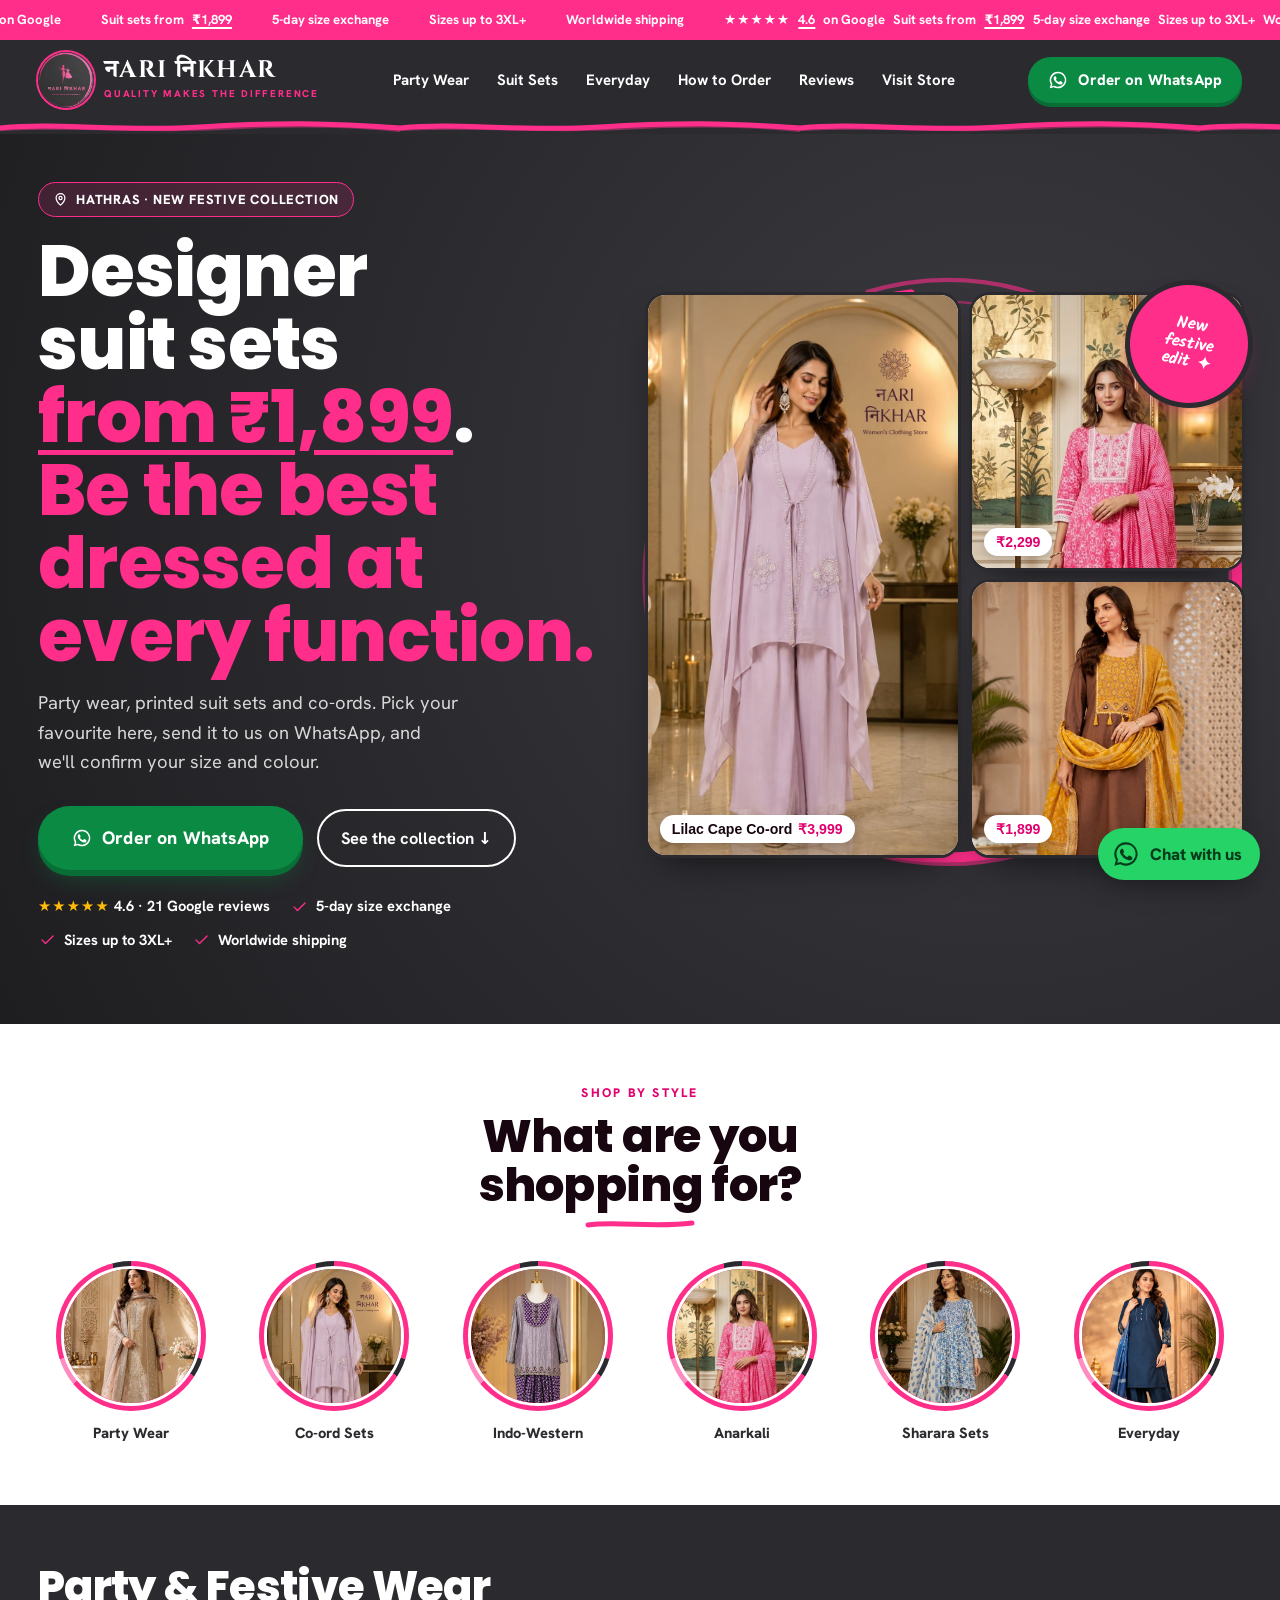
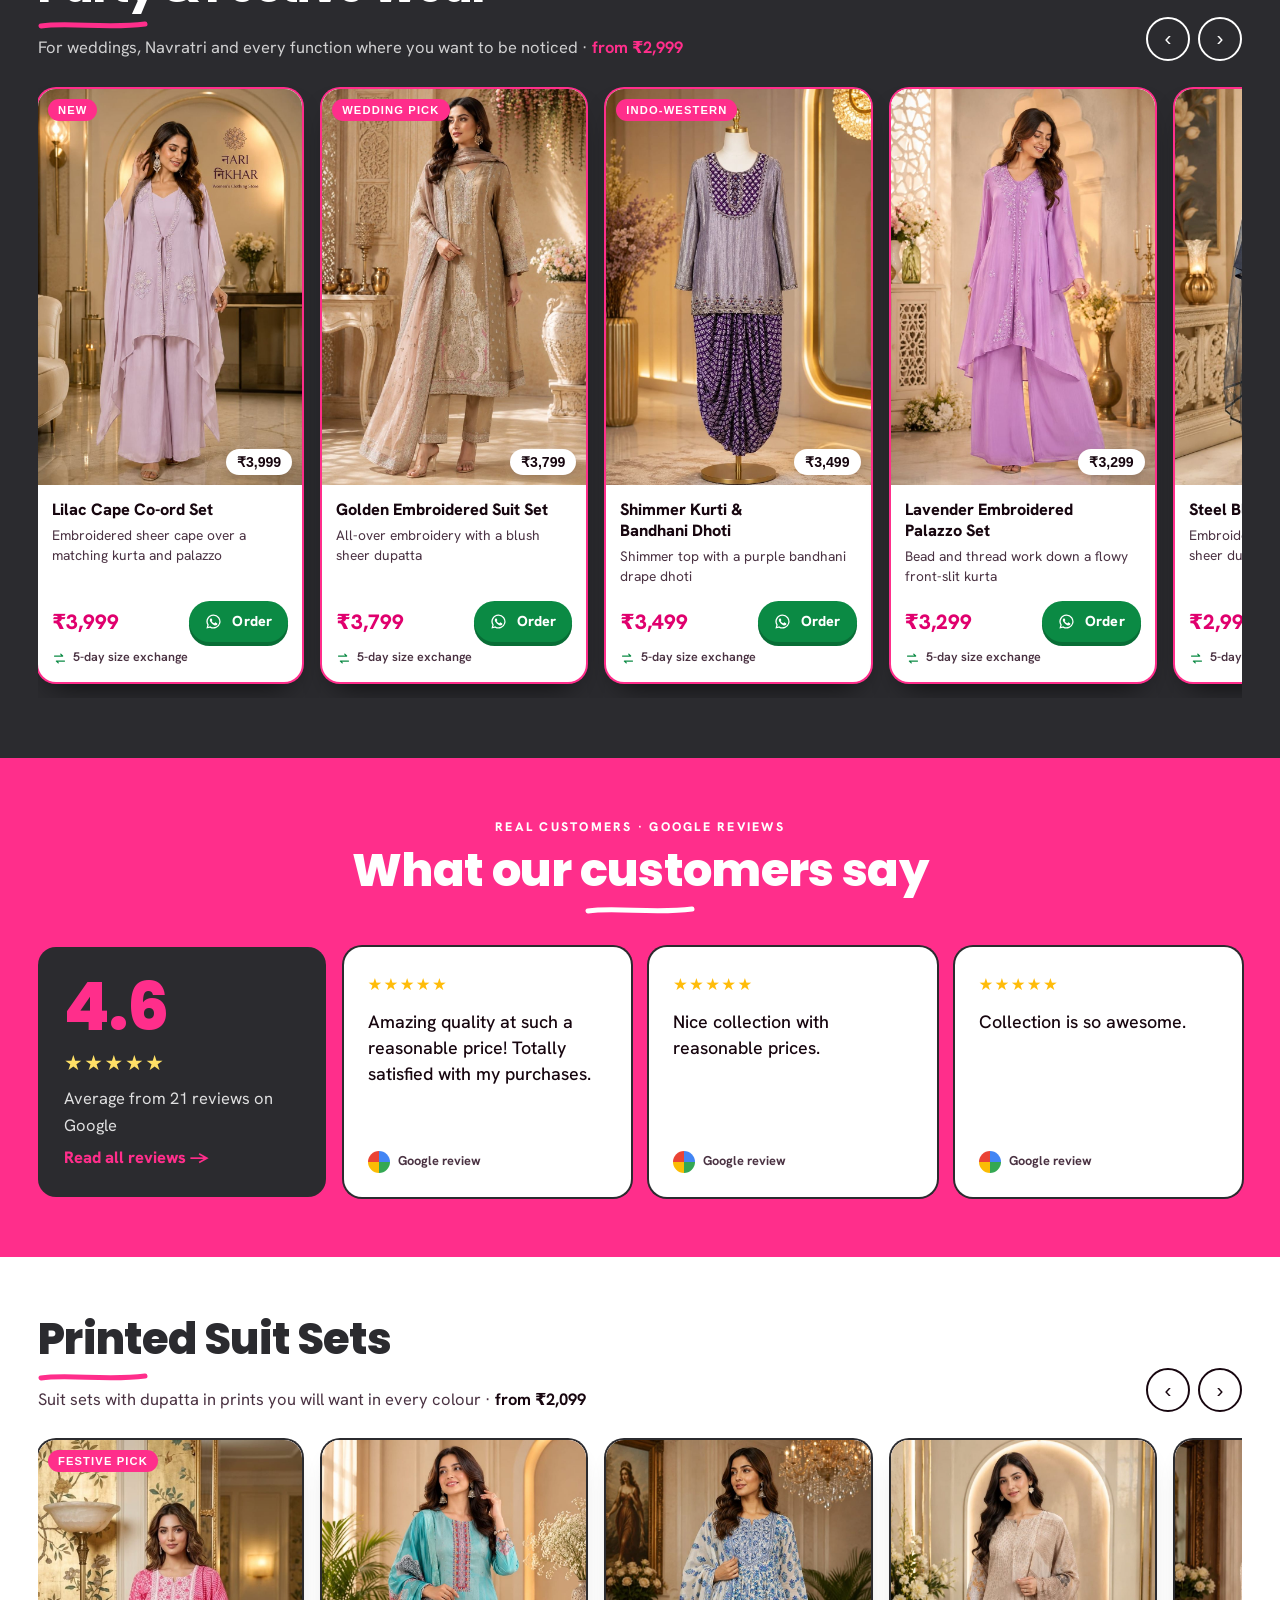
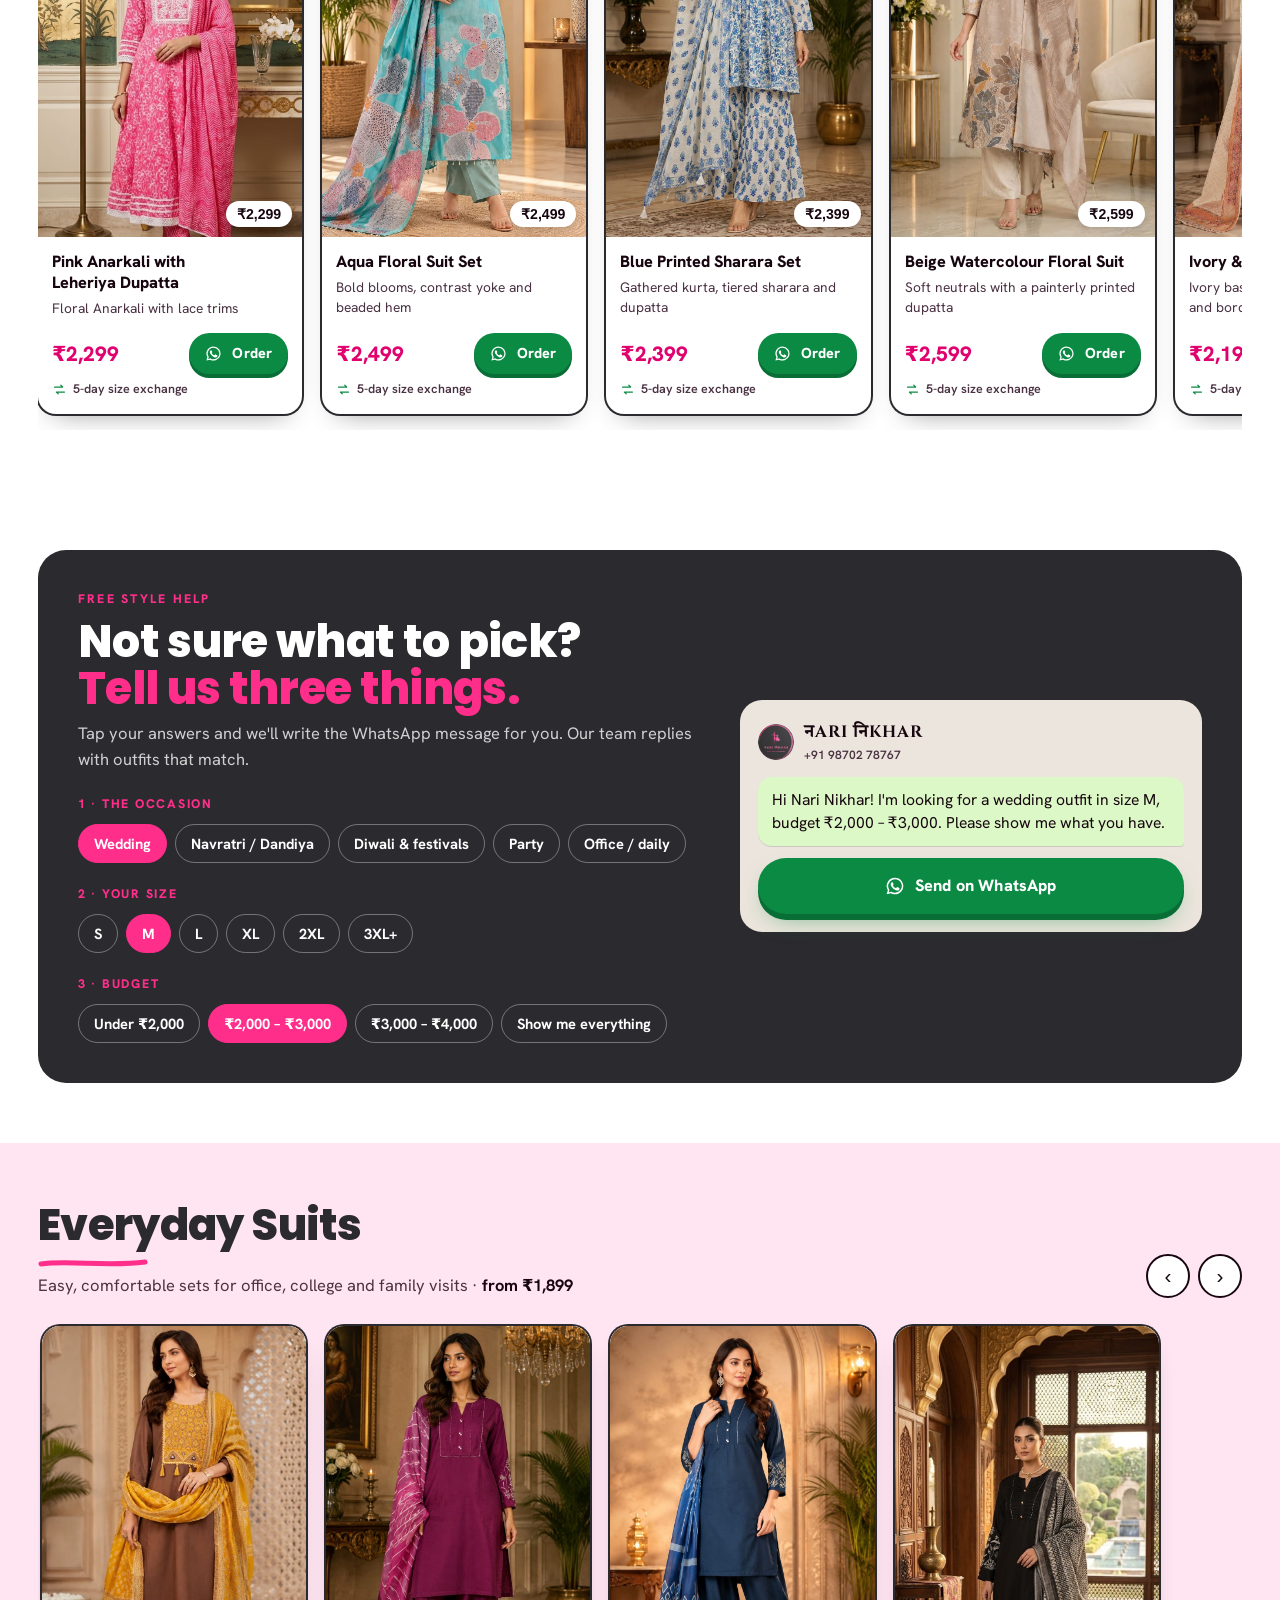
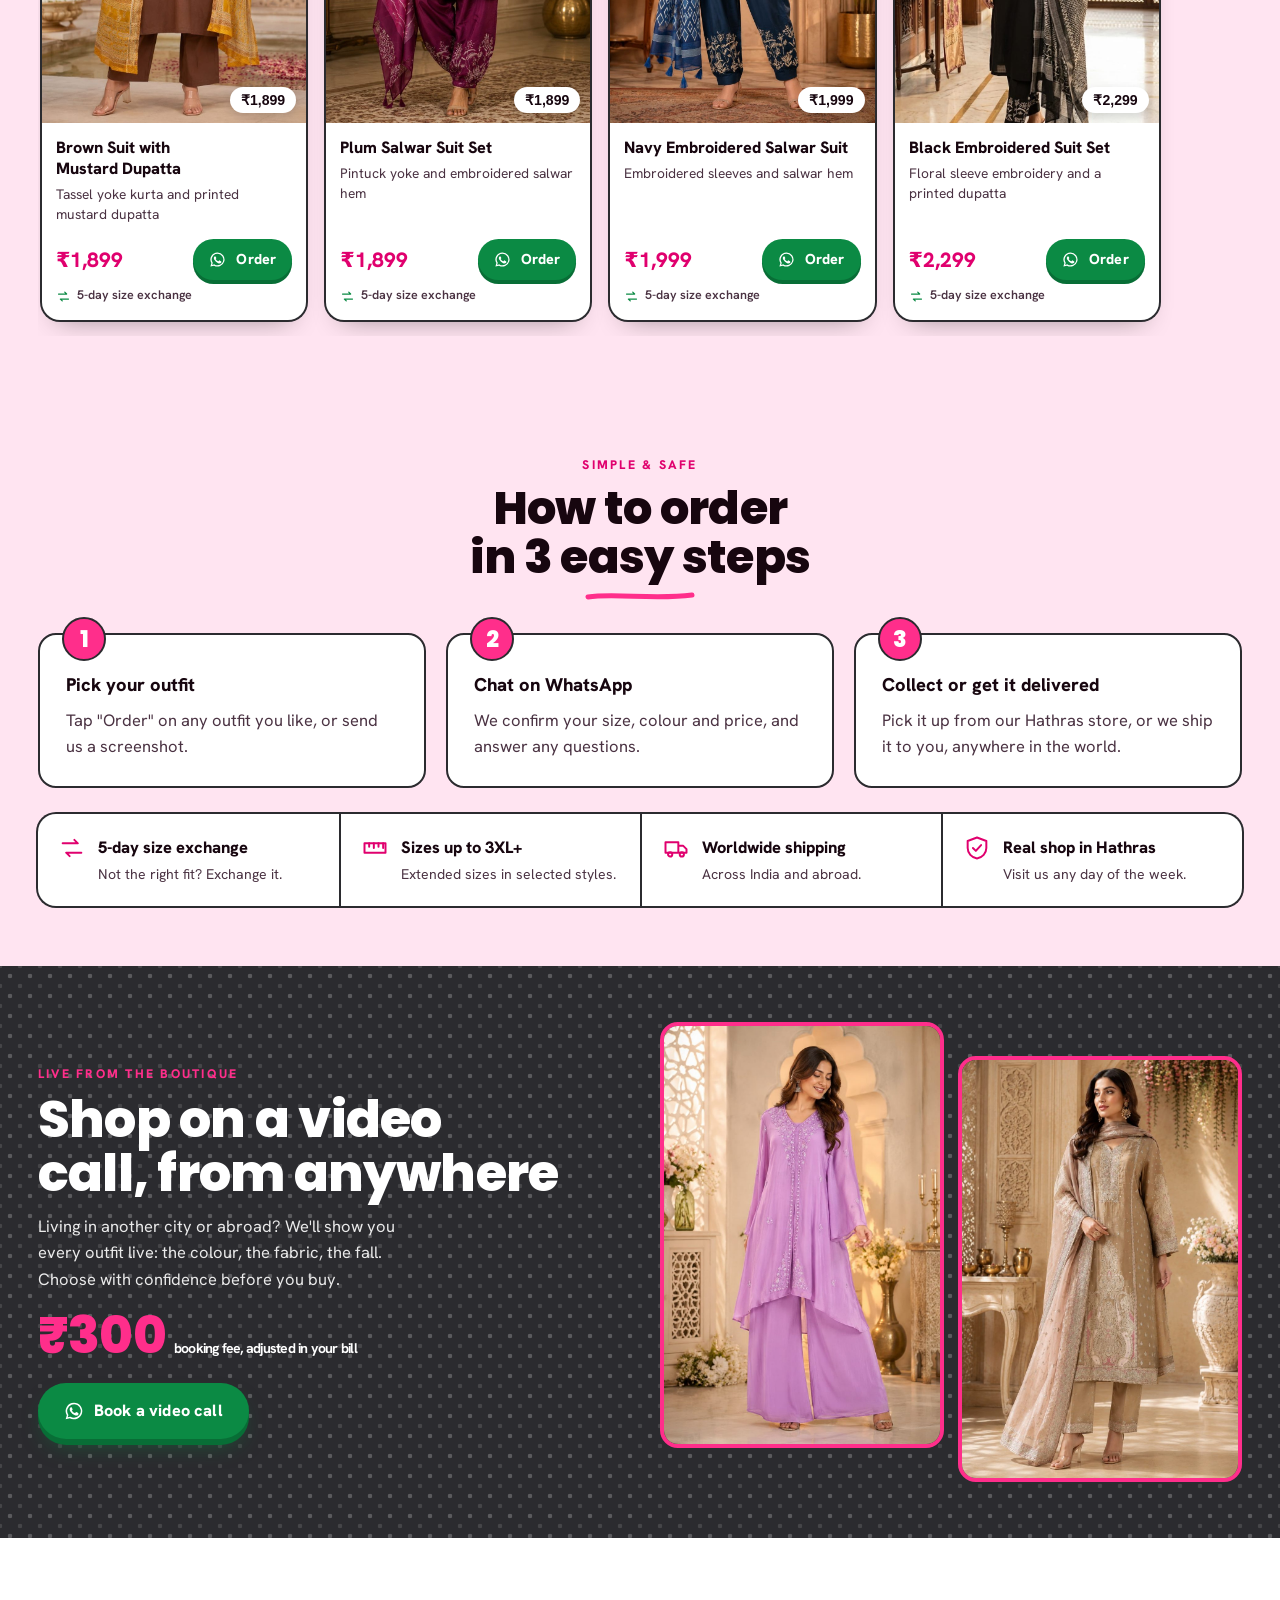
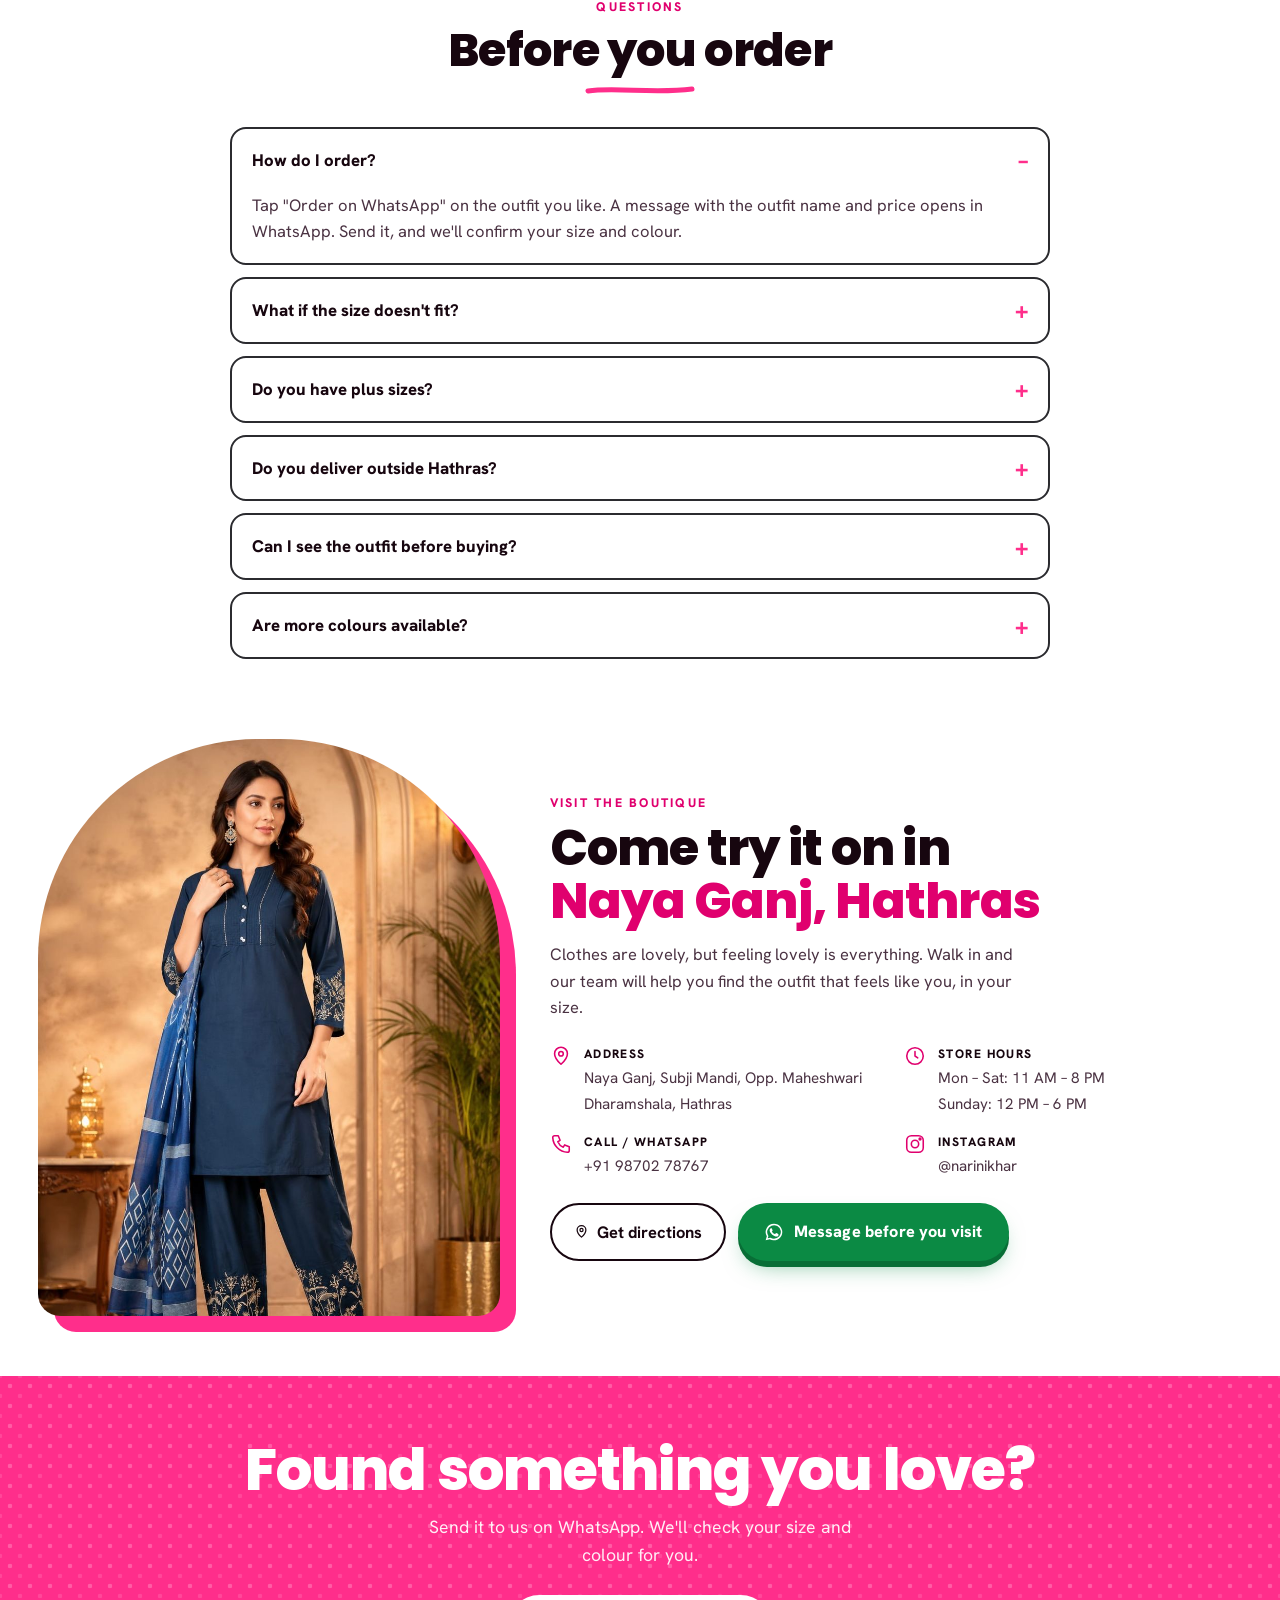
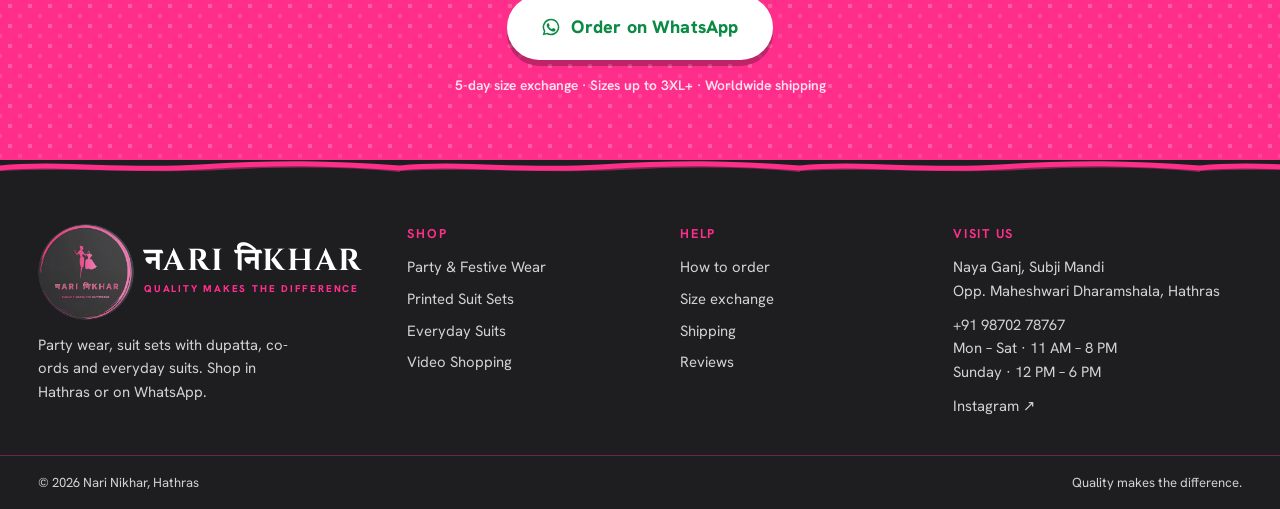
<file: index.html>
<!doctype html>
<html lang="en">
<head>
<meta charset="utf-8">
<meta name="viewport" content="width=device-width, initial-scale=1, viewport-fit=cover">
<title>Nari Nikhar | Designer Suit Sets from ₹1,899 · Hathras</title>
<meta name="description" content="Designer suit sets from ₹1,899 at Nari Nikhar, Hathras. Party wear, printed suits and co-ords. 4.6★ on Google. Order on WhatsApp, 5-day size exchange.">
<meta name="theme-color" content="#2B2B2F">
<meta property="og:title" content="Nari Nikhar | Designer Suit Sets from ₹1,899">
<meta property="og:description" content="Designer suit sets from ₹1,899 at Nari Nikhar, Hathras. Party wear, printed suits and co-ords. 4.6★ on Google. Order on WhatsApp, 5-day size exchange.">
<meta property="og:image" content="https://prashanttyagi3112.github.io/narinikhar/images/lilac-cape-coord.jpg">
<meta property="og:image" content="https://prashanttyagi3112.github.io/narinikhar/images/share-card.jpg">
<link rel="icon" type="image/png" href="images/favicon.png">
<link rel="apple-touch-icon" href="images/apple-touch-icon.png">
<script type="application/ld+json">{"@context": "https://schema.org", "@type": "ClothingStore", "name": "Nari Nikhar", "telephone": "+91 98702 78767", "address": {"@type": "PostalAddress", "streetAddress": "Naya Ganj, Subji Mandi, Opp. Maheshwari Dharamshala", "addressLocality": "Hathras", "addressRegion": "Uttar Pradesh", "addressCountry": "IN"}, "openingHours": ["Mo-Sa 11:00-20:00", "Su 12:00-18:00"], "priceRange": "\u20b91,899 - \u20b93,999", "logo": "https://prashanttyagi3112.github.io/narinikhar/images/logo.png", "slogan": "Quality makes the difference", "sameAs": ["https://www.instagram.com/narinikhar/"]}</script>
<link rel="preconnect" href="https://fonts.googleapis.com"><link rel="preconnect" href="https://fonts.gstatic.com" crossorigin><link rel="stylesheet" href="https://fonts.googleapis.com/css2?family=Cinzel:wght@600;700&family=Tiro+Devanagari+Hindi&family=Poppins:wght@600;700;800&family=Hanken+Grotesk:wght@400;500;600;700;800&family=Kalam:wght@700&display=swap">
<style>
/* Layout: conversion storefront — trust strip, header with one green action, price-led hero with photo collage, category circles, product rows anchored high-to-low, social proof between rows, style finder, 3-step "how to order", objections FAQ, closing call to action, sticky mobile order bar. Single bright theme by design.
   Colour roles: green = order (only purchase buttons use it), rani pink = brand & headings, marigold = ratings/highlights, purple = premium service band, ink = text. */
:root{
  --bg:#FFFFFF; --blush:#FFF0F6; --ink:#17060F; --muted:#4A3242; --line:rgba(23,6,15,.14);
  --rose:#D9006C; --rose-2:#A80054; --marigold:#FFBC0A; --sun:#FFE066; --violet:#5E1FB8; --teal:#00796B;
  --green:#0B8A44; --green-2:#086E36; --wa:#25D366;
  --f-display:"Rozha One","Noto Serif Devanagari",Georgia,serif;
  --f-ui:"Hanken Grotesk",system-ui,-apple-system,"Segoe UI",Roboto,sans-serif;
  --f-hand:"Kalam","Segoe Print",cursive;
  --r:18px; color-scheme:light;
}
*{box-sizing:border-box}
[hidden]{display:none!important}
html{scroll-behavior:smooth}
body{margin:0;background:var(--bg);color:var(--ink);font-family:var(--f-ui);font-size:16.5px;line-height:1.6;overflow-x:hidden}
img{max-width:100%;display:block}
a{color:inherit}
h1,h2,h3{margin:0;text-wrap:balance}
p{margin:0}
.wrap{max-width:1240px;margin:0 auto;padding-left:max(18px,env(safe-area-inset-left,0px));padding-right:max(18px,env(safe-area-inset-right,0px))}
.ic{width:22px;height:22px;fill:none;stroke:currentColor;stroke-width:1.7;stroke-linecap:round;stroke-linejoin:round;flex:none}
.mi{width:15px;height:15px;fill:none;stroke:currentColor;stroke-width:2;stroke-linecap:round;stroke-linejoin:round;flex:none}
.wa{width:20px;height:20px;flex:none}
:focus-visible{outline:3px solid var(--marigold);outline-offset:3px}
.stars{color:var(--marigold);letter-spacing:.08em}
.toran{height:24px;background:url("data:image/svg+xml,%3Csvg xmlns='http://www.w3.org/2000/svg' width='200' height='24'%3E%3Cpath d='M0 0h200v3H0z' fill='%2317060F'/%3E%3Cpath d='M0 3h40L20 24z' fill='%23D9006C'/%3E%3Cpath d='M40 3h40L60 24z' fill='%23FFBC0A'/%3E%3Cpath d='M80 3h40l-20 21z' fill='%235E1FB8'/%3E%3Cpath d='M120 3h40l-20 21z' fill='%2300796B'/%3E%3Cpath d='M160 3h40l-20 21z' fill='%23FF6A2B'/%3E%3C/svg%3E") repeat-x 0 0/200px 24px}
.dots{background-image:radial-gradient(circle,rgba(255,255,255,.22) 2px,transparent 2.6px),radial-gradient(circle,rgba(255,255,255,.12) 2px,transparent 2.6px);background-size:20px 20px;background-position:0 0,10px 10px}

/* the one purchase button */
.btn-wa{display:inline-flex;align-items:center;justify-content:center;gap:10px;background:var(--green);color:#fff;text-decoration:none;font-weight:800;font-size:1.02rem;letter-spacing:.01em;padding:15px 26px;border-radius:999px;border:0;box-shadow:0 6px 0 var(--green-2),0 12px 24px -10px rgba(11,138,68,.6);transition:transform .15s,box-shadow .15s;white-space:nowrap}
.btn-wa:hover{transform:translateY(-2px);box-shadow:0 8px 0 var(--green-2),0 16px 28px -10px rgba(11,138,68,.7)}
.btn-wa:active{transform:translateY(3px);box-shadow:0 3px 0 var(--green-2)}
.btn-wa.sm{padding:9px 16px;font-size:.9rem;box-shadow:0 4px 0 var(--green-2)}
.btn-wa.sm .wa{width:17px;height:17px}
.btn-wa.lg{padding:18px 34px;font-size:1.12rem}
.btn-ghost{display:inline-flex;align-items:center;gap:8px;text-decoration:none;font-weight:700;padding:14px 22px;border-radius:999px;border:2px solid var(--ink);color:var(--ink);background:#fff}
.btn-ghost:hover{background:var(--ink);color:#fff}

/* strip + header */
body::before{content:"";position:fixed;inset:0 0 auto;height:env(safe-area-inset-top,0px);background:#fff;z-index:60}
.strip{background:var(--ink);color:#fff;font-size:.82rem;font-weight:700;overflow:hidden}
.strip-in{display:flex;gap:40px;justify-content:center;padding-block:9px;white-space:nowrap}
.strip-in span{display:inline-flex;align-items:center;gap:8px}
.strip .stars{font-size:.85rem}
.strip b{color:var(--sun)}
header.top{position:sticky;top:env(safe-area-inset-top,0px);z-index:50;background:rgba(255,255,255,.97);backdrop-filter:blur(8px);box-shadow:0 1px 0 var(--line)}
.bar{display:flex;align-items:center;justify-content:space-between;gap:16px;padding-block:12px}
.logo{display:flex;align-items:center;gap:10px;text-decoration:none;color:var(--ink)}
.logo-img{width:56px;height:56px;border-radius:50%;flex:none;box-shadow:0 0 0 2px #fff,0 0 0 3px rgba(217,0,108,.35)}
.foot-logo .logo-img{width:96px;height:96px;box-shadow:none}
.logo-name{display:block;font-family:var(--f-display);font-size:1.75rem;line-height:1}
.logo-sub{display:block;font-size:.62rem;font-weight:800;letter-spacing:.18em;text-transform:uppercase;color:var(--rose);margin-top:4px}
nav.main ul{list-style:none;margin:0;padding:0;display:flex;gap:4px}
nav.main a{display:block;padding:8px 12px;border-radius:999px;text-decoration:none;font-weight:700;font-size:.94rem}
nav.main a:hover{background:var(--blush);color:var(--rose)}
.bar .btn-wa{padding:11px 20px;font-size:.95rem;box-shadow:0 4px 0 var(--green-2)}
.menu-btn{display:none;align-items:center;gap:6px;border:2px solid var(--ink);background:#fff;border-radius:999px;padding:8px 14px;font:700 .9rem var(--f-ui);color:var(--ink);cursor:pointer}

/* hero */
.hero{background:linear-gradient(135deg,#FFF0F6 0%,#FFF7E0 100%);position:relative;overflow:hidden}
.hero::before{content:"";position:absolute;right:-120px;top:-120px;width:520px;height:520px;border-radius:50%;background:radial-gradient(circle,rgba(255,188,10,.35),transparent 65%)}
.hero-in{display:grid;grid-template-columns:1fr 1.05fr;gap:44px;align-items:center;padding-block:48px 56px;position:relative}
.hero-copy{min-width:0}
.eyebrow{display:inline-flex;align-items:center;gap:8px;background:#fff;border:1.5px solid var(--line);border-radius:999px;padding:6px 14px;font-size:.82rem;font-weight:800;letter-spacing:.06em;text-transform:uppercase;color:var(--rose)}
.hero h1{font-family:var(--f-display);font-weight:400;font-size:clamp(2.7rem,5.6vw,4.6rem);line-height:1.02;margin-top:18px;letter-spacing:-.01em}
.hero h1 em{font-style:normal;color:var(--rose)}
.hero h1 .price-hl{white-space:nowrap;background:linear-gradient(transparent 62%,var(--sun) 62%)}
.hero .lede{font-size:1.15rem;color:var(--muted);margin-top:16px;max-width:42ch}
.hero-cta{display:flex;flex-wrap:wrap;align-items:center;gap:14px;margin-top:28px}
.proof{display:flex;flex-wrap:wrap;gap:10px 20px;margin-top:24px;list-style:none;padding:0}
.proof li{display:flex;align-items:center;gap:7px;font-weight:700;font-size:.92rem}
.proof .ic{width:19px;height:19px;color:var(--green)}
.proof a{text-decoration:none}
.proof a:hover{text-decoration:underline}
.collage{position:relative;display:grid;grid-template-columns:1.15fr 1fr;grid-template-rows:1fr 1fr;gap:14px;height:560px;min-width:0}
.ph{position:relative;border-radius:var(--r);overflow:hidden;box-shadow:0 18px 40px -18px rgba(23,6,15,.5);background:var(--blush);cursor:zoom-in;border:0;padding:0}
.ph img{width:100%;height:100%;object-fit:cover;object-position:center top;transition:transform .6s}
.ph:hover img{transform:scale(1.04)}
.ph.big{grid-row:1/3}
.ptag{position:absolute;left:12px;bottom:12px;background:#fff;color:var(--ink);border-radius:999px;padding:6px 12px;font-weight:800;font-size:.88rem;box-shadow:0 4px 12px rgba(0,0,0,.18);display:flex;gap:6px;align-items:center}
.ptag i{font-style:normal;color:var(--rose)}
.sticker{position:absolute;z-index:3;right:-6px;top:-10px;background:var(--rose);color:#fff;font-family:var(--f-hand);font-weight:700;font-size:1.05rem;line-height:1.1;text-align:center;width:118px;height:118px;border-radius:50%;display:grid;place-items:center;transform:rotate(10deg);box-shadow:0 0 0 5px #fff,0 10px 24px -8px rgba(217,0,108,.6)}

/* categories */
.sec{padding-block:60px}
.sec-head{text-align:center;max-width:640px;margin:0 auto 32px}
.sec-head h2{font-family:var(--f-display);font-weight:400;font-size:clamp(2rem,3.8vw,2.9rem);line-height:1.05}
.sec-head p{color:var(--muted);margin-top:8px}
.kick{display:block;font-size:.78rem;font-weight:800;letter-spacing:.18em;text-transform:uppercase;color:var(--rose);margin-bottom:8px}
.circles{list-style:none;margin:0;padding:0;display:grid;grid-template-columns:repeat(6,1fr);gap:18px}
.circles a{display:flex;flex-direction:column;align-items:center;gap:10px;text-decoration:none;font-weight:800;font-size:.92rem;text-align:center}
.ring{width:100%;max-width:150px;aspect-ratio:1;border-radius:50%;padding:5px;background:conic-gradient(var(--rose) 0 25%,var(--marigold) 0 50%,var(--violet) 0 75%,var(--teal) 0);transition:transform .25s}
.ring img{width:100%;height:100%;border-radius:50%;object-fit:cover;object-position:center 12%;border:3px solid #fff}
.circles a:hover .ring{transform:translateY(-4px) rotate(-3deg)}
.circles small{display:block;font-weight:600;color:var(--muted);font-size:.8rem}

/* product rows */
.row{position:relative}
.tone-rose{background:var(--blush)} .tone-rose{--c:var(--rose)}
.tone-violet{background:#F3EDFF;--c:var(--violet)}
.tone-teal{background:#E6F6F3;--c:var(--teal)}
.row-head{display:flex;justify-content:space-between;align-items:flex-end;gap:16px;margin-bottom:24px}
.row-head h2{font-family:var(--f-display);font-weight:400;font-size:clamp(2rem,3.6vw,2.7rem);line-height:1.05;color:var(--c)}
.row-head p{color:var(--muted);margin-top:4px}
.row-head b{color:var(--ink)}
.row-ctrl{display:flex;gap:8px;flex:none}
.row-ctrl button{width:44px;height:44px;border-radius:50%;border:2px solid var(--ink);background:#fff;font-size:1.3rem;line-height:1;cursor:pointer;color:var(--ink)}
.row-ctrl button:hover{background:var(--ink);color:#fff}
.prods{list-style:none;margin:0;padding:4px 4px 16px;display:grid;grid-auto-flow:column;grid-auto-columns:calc((100% - 3*20px)/4.3);gap:20px;overflow-x:auto;scroll-snap-type:x mandatory;scrollbar-width:thin}
.prod{scroll-snap-align:start;background:#fff;border-radius:var(--r);overflow:hidden;display:flex;flex-direction:column;box-shadow:0 1px 0 var(--line),0 12px 28px -18px rgba(23,6,15,.45);transition:transform .2s,box-shadow .2s;min-width:0}
.prod:hover{transform:translateY(-4px);box-shadow:0 1px 0 var(--line),0 20px 36px -18px rgba(23,6,15,.55)}
.prod-img{position:relative;display:block;width:100%;padding:0;border:0;background:var(--blush);aspect-ratio:2/3;overflow:hidden;cursor:zoom-in}
.prod-img img{width:100%;height:100%;object-fit:cover;object-position:center top;transition:transform .6s}
.prod-img:hover img{transform:scale(1.05)}
.label{position:absolute;top:10px;left:10px;z-index:2;background:var(--ink);color:var(--sun);font-size:.7rem;font-weight:800;letter-spacing:.1em;text-transform:uppercase;padding:5px 10px;border-radius:999px}
.tag{position:absolute;right:10px;bottom:10px;background:#fff;color:var(--ink);font-weight:800;font-size:.88rem;padding:5px 11px;border-radius:999px;box-shadow:0 4px 10px rgba(0,0,0,.15)}
.prod-info{padding:14px 14px 14px;display:flex;flex-direction:column;gap:6px;flex:1}
.prod-info h3{font-size:1.02rem;font-weight:800;line-height:1.3}
.prod-desc{color:var(--muted);font-size:.86rem;line-height:1.45}
.prod-buy{display:flex;align-items:center;justify-content:space-between;gap:8px;margin-top:auto;padding-top:8px}
.price{font-size:1.3rem;font-weight:800;color:var(--c,var(--rose));font-variant-numeric:tabular-nums}
.assure{display:flex;align-items:center;gap:6px;font-size:.78rem;font-weight:600;color:var(--muted)}
.assure .mi{color:var(--green)}

/* reviews */
.reviews{background:var(--rose);color:#fff}
.reviews .sec-head h2{color:#fff}
.reviews .kick{color:var(--sun)}
.rev-grid{display:grid;grid-template-columns:1fr 1fr 1fr 1fr;gap:18px}
.score{background:var(--ink);border-radius:var(--r);padding:26px;display:flex;flex-direction:column;gap:6px;min-width:0}
.score .num{font-family:var(--f-display);font-size:4.2rem;line-height:1;color:var(--sun)}
.score .stars{font-size:1.3rem}
.score p{opacity:.85}
.score a{margin-top:auto;color:var(--sun);font-weight:800;text-decoration:none}
.score a:hover{text-decoration:underline}
.rev{margin:0;background:#fff;color:var(--ink);border-radius:var(--r);padding:24px;display:flex;flex-direction:column;gap:12px;min-width:0}
.rev blockquote{margin:0;font-size:1.12rem;line-height:1.45;font-weight:500}
.rev figcaption{margin-top:auto;display:flex;align-items:center;gap:8px;font-size:.8rem;font-weight:700;color:var(--muted)}
.gdot{width:22px;height:22px;border-radius:50%;background:conic-gradient(#4285F4 0 25%,#34A853 0 50%,#FBBC05 0 75%,#EA4335 0);flex:none}

/* style finder */
.finder{background:var(--ink);color:#fff;border-radius:28px;padding:40px;display:grid;grid-template-columns:1.15fr .85fr;gap:36px;position:relative;overflow:hidden}
.finder>*{position:relative;min-width:0}
.finder h2{font-family:var(--f-display);font-weight:400;font-size:clamp(2rem,3.8vw,2.8rem);line-height:1.05}
.finder h2 em{font-style:normal;color:var(--sun)}
.finder .intro{color:rgba(255,255,255,.78);margin-top:8px}
.q{margin-top:22px}
.q-l{display:block;font-size:.78rem;font-weight:800;letter-spacing:.14em;text-transform:uppercase;color:var(--sun);margin-bottom:9px}
.opts{display:flex;flex-wrap:wrap;gap:8px}
.opt{font:700 .92rem var(--f-ui);padding:9px 15px;border-radius:999px;border:1.5px solid rgba(255,255,255,.35);background:transparent;color:#fff;cursor:pointer;display:inline-flex;align-items:center;gap:7px}
.opt:hover{border-color:#fff}
.opt[aria-pressed="true"]{background:#fff;color:var(--ink);border-color:#fff}
.sw{width:13px;height:13px;border-radius:50%;flex:none;border:1px solid rgba(255,255,255,.6)}
.chat{background:#ECE5DD;border-radius:22px;padding:18px;display:flex;flex-direction:column;gap:12px;align-self:center;color:var(--ink)}
.chat-top{display:flex;align-items:center;gap:10px;font-weight:800}
.chat-top .av{width:36px;height:36px;border-radius:50%;flex:none}
.chat-top small{display:block;font-weight:600;color:var(--muted);font-size:.75rem}
.bubble{align-self:flex-end;background:#DCF8C6;border-radius:14px 14px 4px 14px;padding:12px 14px;font-size:.98rem;line-height:1.45;box-shadow:0 1px 0 rgba(0,0,0,.12);max-width:100%}
.chat .btn-wa{width:100%}

/* steps + guarantee */
.steps{list-style:none;margin:0;padding:0;display:grid;grid-template-columns:repeat(3,1fr);gap:20px;counter-reset:s}
.step{background:#fff;border:2px solid var(--ink);border-radius:var(--r);padding:26px;position:relative;min-width:0}
.step::before{counter-increment:s;content:counter(s);position:absolute;top:-18px;left:22px;width:40px;height:40px;border-radius:50%;background:var(--marigold);color:var(--ink);font-family:var(--f-display);font-size:1.4rem;display:grid;place-items:center;border:2px solid var(--ink)}
.step h3{font-size:1.15rem;font-weight:800;margin-top:10px}
.step p{color:var(--muted);margin-top:6px}
.guarantee{margin-top:26px;display:grid;grid-template-columns:repeat(4,1fr);gap:0;border-radius:var(--r);overflow:hidden;background:#fff;box-shadow:0 0 0 2px var(--ink)}
.g{display:flex;gap:12px;padding:20px;min-width:0}
.g+.g{border-left:2px solid var(--ink)}
.g .ic{width:28px;height:28px;color:var(--rose)}
.g b{display:block;font-weight:800}
.g span{color:var(--muted);font-size:.88rem}

/* video promo */
.promo{background-color:var(--violet);color:#fff}
.promo-in{display:grid;grid-template-columns:1fr 1fr;gap:40px;align-items:center;padding-block:56px}
.promo h2{font-family:var(--f-display);font-weight:400;font-size:clamp(2.1rem,4vw,3.2rem);line-height:1.05}
.promo p{opacity:.9;margin-top:12px;max-width:44ch}
.fee{font-family:var(--f-display);font-size:3.2rem;line-height:1;color:var(--sun);margin-top:18px}
.fee small{font-family:var(--f-ui);font-size:.88rem;color:#fff;font-weight:700;margin-left:8px}
.promo .btn-wa{margin-top:22px}
.promo-pics{display:grid;grid-template-columns:1fr 1fr;gap:14px}
.promo-pics img{width:100%;aspect-ratio:2/3;object-fit:cover;object-position:center top;border-radius:var(--r);border:4px solid #fff}
.promo-pics img:last-child{margin-top:34px}

/* faq */
.faq{max-width:820px;margin:0 auto;display:grid;gap:12px}
.faq details{background:#fff;border:2px solid var(--ink);border-radius:16px;padding:0 20px}
.faq summary{cursor:pointer;list-style:none;font-weight:800;font-size:1.05rem;padding:18px 0;display:flex;justify-content:space-between;gap:12px;align-items:center}
.faq summary::-webkit-details-marker{display:none}
.faq summary::after{content:"+";font-size:1.5rem;line-height:1;color:var(--rose);flex:none}
.faq details[open] summary::after{content:"–"}
.faq details p{padding:0 0 18px;color:var(--muted)}

/* visit */
.visit{display:grid;grid-template-columns:.8fr 1.2fr;gap:50px;align-items:center}
.visit-pic{position:relative}
.visit-pic img{width:100%;aspect-ratio:4/5;object-fit:cover;object-position:center top;border-radius:220px 220px 22px 22px}
.visit-pic::after{content:"";position:absolute;inset:16px -16px -16px 16px;border-radius:220px 220px 22px 22px;background:var(--marigold);z-index:-1}
.visit h2{font-family:var(--f-display);font-weight:400;font-size:clamp(2.1rem,4vw,3.1rem);line-height:1.06}
.visit h2 em{font-style:normal;color:var(--rose)}
.visit .copy>p{color:var(--muted);margin-top:14px;max-width:54ch}
.info{display:grid;grid-template-columns:1fr 1fr;gap:16px;margin-top:24px}
.vi{display:flex;gap:12px;min-width:0}
.vi .ic{color:var(--rose)}
.vi b{display:block;font-size:.76rem;letter-spacing:.12em;text-transform:uppercase;font-weight:800}
.vi span{color:var(--muted);font-size:.95rem}
.visit-cta{display:flex;flex-wrap:wrap;gap:12px;margin-top:24px}

/* closing CTA */
.close{background-color:var(--rose);color:#fff;text-align:center}
.close .wrap{padding-block:64px}
.close h2{font-family:var(--f-display);font-weight:400;font-size:clamp(2.2rem,4.6vw,3.6rem);line-height:1.05}
.close p{opacity:.92;margin:12px auto 0;max-width:46ch;font-size:1.1rem}
.close .btn-wa{margin-top:26px;background:#fff;color:var(--green);box-shadow:0 6px 0 rgba(0,0,0,.25)}
.close .btn-wa:hover{box-shadow:0 8px 0 rgba(0,0,0,.25)}
.close small{display:block;margin-top:14px;opacity:.85;font-weight:600}

/* footer */
footer{background:var(--ink);color:rgba(255,255,255,.8);font-size:.93rem}
.foot{display:grid;grid-template-columns:1.4fr 1fr 1fr 1.2fr;gap:32px;padding-block:50px 36px}
footer .logo{color:#fff}
footer .logo-sub{color:var(--sun)}
footer h4{margin:0 0 12px;color:var(--sun);font-size:.8rem;letter-spacing:.14em;text-transform:uppercase}
footer ul{list-style:none;margin:0;padding:0;display:grid;gap:8px}
footer a{text-decoration:none}
footer a:hover{color:#fff;text-decoration:underline}
.copyline{border-top:1px solid rgba(255,255,255,.14)}
.copyline .wrap{display:flex;flex-wrap:wrap;justify-content:space-between;gap:8px;padding-block:16px;font-size:.82rem}

/* floating + sticky order bar */
.fab{position:fixed;right:calc(20px + env(safe-area-inset-right,0px));bottom:calc(20px + env(safe-area-inset-bottom,0px));z-index:70;display:flex;align-items:center;gap:10px;background:var(--wa);color:#073B1C;text-decoration:none;font-weight:800;padding:12px 18px 12px 14px;border-radius:999px;box-shadow:0 10px 28px -6px rgba(0,0,0,.35)}
.fab .wa{width:28px;height:28px}
.fab .ping{position:absolute;inset:0;border-radius:999px;box-shadow:0 0 0 0 rgba(37,211,102,.7);animation:ping 2.4s ease-out infinite;pointer-events:none}
@keyframes ping{70%{box-shadow:0 0 0 14px rgba(37,211,102,0)}100%{box-shadow:0 0 0 0 rgba(37,211,102,0)}}
.mbar{display:none}
.dup{display:none}

/* lightbox */
.lb{position:fixed;inset:0;z-index:90;background:rgba(23,6,15,.86);display:none;align-items:center;justify-content:center;padding:calc(18px + env(safe-area-inset-top,0px)) max(16px,env(safe-area-inset-right,0px)) calc(18px + env(safe-area-inset-bottom,0px)) max(16px,env(safe-area-inset-left,0px))}
.lb.open{display:flex}
.lb-box{background:#fff;border-radius:22px;overflow:auto;display:grid;grid-template-columns:auto 330px;max-width:1000px;max-height:100%}
.lb-box img{max-height:86vh;width:auto;object-fit:contain}
.lb-side{padding:30px 26px;display:flex;flex-direction:column;gap:10px}
.lb-side h3{font-family:var(--f-display);font-weight:400;font-size:1.9rem;line-height:1.1}
.lb-side p{color:var(--muted)}
.lb-side .price{font-size:1.8rem;color:var(--rose)}
.lb-side ul{list-style:none;padding:0;margin:6px 0 0;display:grid;gap:6px;font-size:.9rem;font-weight:600}
.lb-side li{display:flex;gap:8px;align-items:center}
.lb-side li .mi{color:var(--green)}
.lb-side .btn-wa{margin-top:10px}
.lb-close{position:absolute;top:calc(14px + env(safe-area-inset-top,0px));right:calc(14px + env(safe-area-inset-right,0px));width:46px;height:46px;border-radius:50%;border:0;background:#fff;font-size:1.5rem;cursor:pointer;color:var(--ink)}

@media (prefers-reduced-motion:reduce){*{transition:none!important;animation:none!important}html{scroll-behavior:auto}}

/* responsive */
@media (max-width:1080px){
  nav.main{display:none}
  nav.main.open{display:block;position:absolute;left:0;right:0;top:100%;background:#fff;box-shadow:0 10px 20px -10px rgba(0,0,0,.3)}
  nav.main.open ul{flex-direction:column;padding:10px max(18px,env(safe-area-inset-right,0px)) 16px max(18px,env(safe-area-inset-left,0px))}
  .menu-btn{display:inline-flex}
  .prods{grid-auto-columns:calc((100% - 2*16px)/3.25);gap:16px}
  .rev-grid{grid-template-columns:1fr 1fr}
  .guarantee{grid-template-columns:1fr 1fr}
  .g:nth-child(3){border-left:0}
  .g:nth-child(n+3){border-top:2px solid var(--ink)}
  .foot{grid-template-columns:1fr 1fr}
}
@media (max-width:860px){
  .hero-in,.finder,.promo-in,.visit{grid-template-columns:1fr}
  .hero-in{padding-block:28px 40px;gap:30px}
  .collage{height:440px}
  .circles{grid-template-columns:repeat(3,1fr)}
  .steps{grid-template-columns:1fr;gap:28px}
  .lb-box{grid-template-columns:1fr}
  .lb-box img{width:100%;max-height:60vh}
  .lb-side{padding:20px}
  .fab{display:none}
  .mbar{display:flex;position:fixed;left:0;right:0;bottom:0;z-index:70;gap:10px;background:#fff;box-shadow:0 -6px 20px -8px rgba(0,0,0,.25);padding:10px max(12px,env(safe-area-inset-right,0px)) calc(10px + env(safe-area-inset-bottom,0px)) max(12px,env(safe-area-inset-left,0px))}
  .mbar .btn-wa{flex:1;padding:13px 16px;box-shadow:0 4px 0 var(--green-2)}
  .mbar .call{display:inline-flex;align-items:center;justify-content:center;gap:6px;border:2px solid var(--ink);border-radius:999px;padding:0 16px;font-weight:800;text-decoration:none}
  body{padding-bottom:calc(76px + env(safe-area-inset-bottom,0px))}
  .bar .btn-wa{display:none}
}
@media (max-width:560px){
  body{font-size:16px}
  .strip-in{justify-content:flex-start;animation:tick 22s linear infinite;width:max-content}
  @keyframes tick{to{transform:translateX(-50%)}}
  .dup{display:contents}
  .logo-name{font-size:1.4rem}.logo-img{width:46px;height:46px}.logo-sub{letter-spacing:.12em;font-size:.56rem}
  .hero .lede{font-size:1.05rem}
  .hero-cta .btn-wa{width:100%}
  .hero-cta .btn-ghost{width:100%;justify-content:center}
  .collage{height:400px;gap:10px}
  .sticker{width:92px;height:92px;font-size:.85rem}
  .sec{padding-block:46px}
  .row-ctrl{display:none}
  .prods{grid-auto-columns:calc((100% - 12px)/1.75);gap:12px}
  .prod-desc{display:none}
  .prod-info h3{font-size:.95rem}
  .price{font-size:1.15rem}
  .prod-buy{flex-direction:column;align-items:stretch}
  .prod-buy .btn-wa{width:100%}
  .rev-grid{grid-template-columns:1fr}
  .finder{padding:26px 18px;border-radius:22px}
  .guarantee{grid-template-columns:1fr}
  .g{border-left:0!important;border-top:2px solid var(--ink)}
  .g:first-child{border-top:0}
  .info{grid-template-columns:1fr}
  .foot{grid-template-columns:1fr}
  .promo-pics img:last-child{margin-top:20px}
}

/* ===== Logo theme: charcoal + hot pink brush ring, high contrast ===== */
:root{--char:#2B2B2F;--char-2:#38383D;--char-3:#1E1E21;--pink:#FF2E8B;--rose:#E0006E;--rose-2:#B0005A;--pink-soft:#FFE4F1;--blush:#FFF0F7;
  --f-display:"Poppins","Hanken Grotesk",system-ui,sans-serif}
h1,h2,.logo-name,.fee,.score .num,.step::before{font-family:var(--f-display)!important;font-weight:800!important;letter-spacing:-.015em}
.logo-name{letter-spacing:.02em;text-transform:uppercase;font-size:1.35rem}
/* brush divider replaces the bunting */
.toran{height:14px;background:url("data:image/svg+xml,%3Csvg xmlns='http://www.w3.org/2000/svg' width='400' height='14' viewBox='0 0 400 14'%3E%3Cpath d='M0 8 C60 2 120 12 200 7 S330 3 400 8' fill='none' stroke='%23FF2E8B' stroke-width='5' stroke-linecap='round'/%3E%3Cpath d='M0 10 C80 6 150 13 220 9 S350 6 400 11' fill='none' stroke='%23FF2E8B' stroke-opacity='.45' stroke-width='2'/%3E%3C/svg%3E") repeat-x 0 0/400px 14px}
/* strip + header in logo colours */
.strip{background:var(--pink);color:#fff}
.strip b{color:#fff;text-decoration:underline;text-decoration-thickness:2px;text-underline-offset:3px}
.strip .stars{color:#fff}
body::before{background:var(--char)}
header.top{background:var(--char);box-shadow:none}
header.top .logo{color:#fff}
.logo-sub{color:var(--pink)}
.logo-img{box-shadow:0 0 0 2px var(--pink)}
nav.main a{color:#fff}
nav.main a:hover{background:var(--pink);color:#fff}
.menu-btn{background:var(--char);color:#fff;border-color:#fff}
@media (max-width:1080px){nav.main.open{background:var(--char)}}
/* hero: charcoal stage, pink brush circle behind the photos */
.hero{background:radial-gradient(circle at 78% 40%,#3A3A40 0,var(--char) 55%,var(--char-3) 100%);color:#fff}
.hero::before{display:none}
.eyebrow{background:rgba(255,46,139,.14);border-color:var(--pink);color:#fff}
.hero h1{color:#fff}
.hero h1 em{color:var(--pink)}
.hero h1 .price-hl{background:none;color:var(--pink);text-decoration:underline;text-decoration-color:var(--pink);text-decoration-thickness:5px;text-underline-offset:8px}
.hero .lede{color:rgba(255,255,255,.82)}
.proof li{color:#fff}
.proof .ic{color:var(--pink)}
.hero .btn-ghost{background:transparent;color:#fff;border-color:#fff}
.hero .btn-ghost:hover{background:#fff;color:var(--char)}
.collage{isolation:isolate}
.collage::before{content:"";position:absolute;z-index:-1;inset:-34px -26px;background:url("data:image/svg+xml,%3Csvg xmlns='http://www.w3.org/2000/svg' viewBox='0 0 200 200'%3E%3Cg fill='none' stroke='%23FF2E8B' stroke-linecap='round'%3E%3Cellipse cx='100' cy='100' rx='93' ry='90' stroke-width='3.2' stroke-dasharray='420 30 40 12'/%3E%3Cellipse cx='101' cy='99' rx='90' ry='93' stroke-width='1.4' stroke-opacity='.6' stroke-dasharray='300 20 60 25'/%3E%3Cellipse cx='99' cy='101' rx='95' ry='88' stroke-width='.8' stroke-opacity='.45'/%3E%3C/g%3E%3C/svg%3E") center/contain no-repeat}
.ph{box-shadow:0 0 0 3px var(--char),0 18px 40px -16px rgba(0,0,0,.7)}
.ptag i{color:var(--rose)}
.sticker{background:var(--pink);box-shadow:0 0 0 5px var(--char),0 10px 24px -8px rgba(255,46,139,.7)}
/* section headings with a pink brush underline */
.sec-head h2::after,.row-head h2::after{content:"";display:block;width:110px;height:10px;margin-top:10px;background:url("data:image/svg+xml,%3Csvg xmlns='http://www.w3.org/2000/svg' width='110' height='10'%3E%3Cpath d='M3 6 C30 2 70 9 107 4' fill='none' stroke='%23FF2E8B' stroke-width='5' stroke-linecap='round'/%3E%3C/svg%3E") no-repeat}
.sec-head h2::after{margin-inline:auto}
.kick{color:var(--rose)}
/* category rings in pink brush tones */
.ring{background:conic-gradient(var(--pink) 0 30%,var(--char) 0 34%,var(--pink) 0 64%,#FF8CC0 0 70%,var(--pink) 0 96%,var(--char) 0)}
.circles a{color:var(--char)}
.circles a:hover{color:var(--rose)}
/* product rows: alternate charcoal / white / pink for contrast */
.tone-rose{background:var(--char);--c:var(--pink)}
.tone-rose .row-head h2{color:#fff}
.tone-rose .row-head p{color:rgba(255,255,255,.78)}
.tone-rose .row-head b{color:var(--pink)}
.tone-rose .row-ctrl button{background:transparent;border-color:#fff;color:#fff}
.tone-rose .row-ctrl button:hover{background:var(--pink);border-color:var(--pink)}
.tone-violet{background:#fff;--c:var(--rose)}
.tone-violet .row-head h2,.tone-teal .row-head h2{color:var(--char)}
.tone-teal{background:var(--pink-soft);--c:var(--rose)}
.prod{box-shadow:0 0 0 2px var(--char),0 14px 28px -16px rgba(0,0,0,.45)}
.tone-rose .prod{box-shadow:0 0 0 2px var(--pink),0 16px 30px -14px rgba(0,0,0,.8)}
.prod:hover{box-shadow:0 0 0 3px var(--pink),0 20px 36px -16px rgba(0,0,0,.5)}
.label{background:var(--pink);color:#fff}
.price{color:var(--rose)}
/* reviews on hot pink, charcoal score */
.reviews{background-color:var(--pink)}
.reviews .kick{color:#fff}
.reviews .sec-head h2::after{filter:brightness(0) invert(1)}
.score{background:var(--char)}
.score .num,.score a{color:var(--pink)}
.score .stars{color:var(--sun)}
.rev{box-shadow:0 0 0 2px var(--char)}
/* finder */
.finder{background:var(--char)}
.finder h2 em,.finder .kick,.q-l{color:var(--pink)!important}
.opt[aria-pressed="true"]{background:var(--pink);border-color:var(--pink);color:#fff}
/* steps & guarantee */
#how{background:var(--pink-soft)!important}
.step{border-color:var(--char)}
.step::before{background:var(--pink);color:#fff;border-color:var(--char)}
.g .ic{color:var(--rose)}
.guarantee{box-shadow:0 0 0 2px var(--char)}
.g+.g{border-color:var(--char)}
/* video promo: charcoal with pink */
.promo{background-color:var(--char)}
.promo .kick,.fee{color:var(--pink)!important}
.promo-pics img{border-color:var(--pink)}
/* faq + visit */
.faq details{border-color:var(--char)}
.faq summary::after{color:var(--pink)}
.visit h2 em{color:var(--rose)}
.visit-pic::after{background:var(--pink)}
.vi .ic{color:var(--rose)}
/* closing CTA + footer */
.close{background-color:var(--pink)}
footer{background:var(--char-3)}
footer h4,footer .logo-sub{color:var(--pink)}
footer .logo{color:#fff}
.copyline{border-color:rgba(255,46,139,.35)}
.lb-side .price{color:var(--rose)}
@media (max-width:560px){.logo-name{font-size:1.1rem}.collage::before{inset:-18px -12px}}

/* wordmark as on the shop sign: नARI निKHAR */
.wm{font-family:"Cinzel","Tiro Devanagari Hindi","Noto Serif Devanagari",Georgia,serif!important;font-weight:700!important;letter-spacing:.06em;text-transform:none!important;white-space:nowrap}
.logo-name{font-family:"Cinzel","Tiro Devanagari Hindi",Georgia,serif!important;font-weight:700!important;text-transform:none!important;font-size:1.5rem;letter-spacing:.04em}
.foot-logo .logo-name{font-size:1.9rem}
@media (max-width:560px){.logo-name{font-size:1.2rem}}
</style>
</head>
<body>

<div class="strip"><div class="strip-in"><span><span class="stars" aria-hidden="true">★★★★★</span> <b>4.6</b> on Google</span><span>Suit sets from <b>₹1,899</b></span><span>5-day size exchange</span><span>Sizes up to 3XL+</span><span>Worldwide shipping</span><span class="dup" aria-hidden="true"></span></div></div>
<header class="top">
 <div class="wrap bar" style="position:relative">
  <a class="logo" href="#top" aria-label="Nari Nikhar home"><img class="logo-img" src="images/logo-192.png" alt="Nari Nikhar logo" width="56" height="56"><span><span class="logo-name"><span class="wm" aria-label="Nari Nikhar"><span aria-hidden="true">नARI निKHAR</span></span></span><span class="logo-sub">Quality makes the difference</span></span></a>
  <nav class="main" id="mainNav" aria-label="Main"><ul><li><a href="#party">Party Wear</a></li><li><a href="#printed">Suit Sets</a></li><li><a href="#everyday">Everyday</a></li><li><a href="#how">How to Order</a></li><li><a href="#reviews">Reviews</a></li><li><a href="#visit">Visit Store</a></li></ul></nav>
  <div style="display:flex;gap:10px;align-items:center">
   <a class="btn-wa" href="https://wa.me/919870278767?text=Hi%20Nari%20Nikhar%21%20I%20would%20like%20to%20order%20an%20outfit." target="_blank" rel="noopener"><svg class="wa" viewBox="0 0 24 24" aria-hidden="true"><path fill="currentColor" d="M12 2a10 10 0 0 0-8.6 15.1L2 22l5-1.3A10 10 0 1 0 12 2Zm0 18.2a8.2 8.2 0 0 1-4.2-1.2l-.3-.2-3 .8.8-2.9-.2-.3A8.2 8.2 0 1 1 12 20.2Zm4.5-6.1c-.2-.1-1.5-.7-1.7-.8-.2-.1-.4-.1-.6.1l-.8 1c-.1.2-.3.2-.5.1a6.7 6.7 0 0 1-3.3-2.9c-.3-.4.3-.4.7-1.4.1-.2 0-.3 0-.4l-.8-1.8c-.2-.5-.4-.4-.6-.4h-.5a1 1 0 0 0-.7.3 3 3 0 0 0-.9 2.2 5.2 5.2 0 0 0 1.1 2.7 11.8 11.8 0 0 0 4.5 4c1.7.7 2.3.8 3.2.6.5-.1 1.5-.6 1.7-1.2.2-.6.2-1.1.2-1.2-.1-.1-.3-.2-.5-.3Z"/></svg><span>Order on WhatsApp</span></a>
   <button class="menu-btn" id="menuBtn" aria-expanded="false" aria-controls="mainNav"><svg class="ic" viewBox="0 0 24 24" aria-hidden="true"><path d="M4 7h16M4 12h16M4 17h16"/></svg>Menu</button>
  </div>
 </div>
 <div class="toran" aria-hidden="true"></div>
</header>

<main id="top">
<section class="hero">
 <div class="wrap hero-in">
  <div class="hero-copy">
   <span class="eyebrow"><svg class="mi" viewBox="0 0 24 24" aria-hidden="true"><path d="M12 21s-7-6.2-7-11.5A7 7 0 0 1 19 9.5C19 14.8 12 21 12 21z"/><circle cx="12" cy="9.5" r="2.5"/></svg> Hathras · New festive collection</span>
   <h1>Designer suit sets <span class="price-hl">from ₹1,899</span>. <em>Be the best dressed at every function.</em></h1>
   <p class="lede">Party wear, printed suit sets and co-ords. Pick your favourite here, send it to us on WhatsApp, and we'll confirm your size and colour.</p>
   <div class="hero-cta">
    <a class="btn-wa lg" href="https://wa.me/919870278767?text=Hi%20Nari%20Nikhar%21%20I%20saw%20your%20website.%20Please%20help%20me%20choose%20an%20outfit." target="_blank" rel="noopener"><svg class="wa" viewBox="0 0 24 24" aria-hidden="true"><path fill="currentColor" d="M12 2a10 10 0 0 0-8.6 15.1L2 22l5-1.3A10 10 0 1 0 12 2Zm0 18.2a8.2 8.2 0 0 1-4.2-1.2l-.3-.2-3 .8.8-2.9-.2-.3A8.2 8.2 0 1 1 12 20.2Zm4.5-6.1c-.2-.1-1.5-.7-1.7-.8-.2-.1-.4-.1-.6.1l-.8 1c-.1.2-.3.2-.5.1a6.7 6.7 0 0 1-3.3-2.9c-.3-.4.3-.4.7-1.4.1-.2 0-.3 0-.4l-.8-1.8c-.2-.5-.4-.4-.6-.4h-.5a1 1 0 0 0-.7.3 3 3 0 0 0-.9 2.2 5.2 5.2 0 0 0 1.1 2.7 11.8 11.8 0 0 0 4.5 4c1.7.7 2.3.8 3.2.6.5-.1 1.5-.6 1.7-1.2.2-.6.2-1.1.2-1.2-.1-.1-.3-.2-.5-.3Z"/></svg><span>Order on WhatsApp</span></a>
    <a class="btn-ghost" href="#party">See the collection ↓</a>
   </div>
   <ul class="proof">
    <li><a href="https://www.google.com/maps/search/?api=1&query=Narinikhar+Women%27s+clothing+store+Hathras&query_place_id=ChIJcY-oTACFdDkRjd9rpPw1vOM" target="_blank" rel="noopener"><span class="stars" aria-hidden="true">★★★★★</span> <b>4.6</b> · 21 Google reviews</a></li>
    <li><svg class="ic" viewBox="0 0 24 24" aria-hidden="true"><path d="M5 12.5l4.5 4.5L19 7.5"/></svg>5-day size exchange</li>
    <li><svg class="ic" viewBox="0 0 24 24" aria-hidden="true"><path d="M5 12.5l4.5 4.5L19 7.5"/></svg>Sizes up to 3XL+</li>
    <li><svg class="ic" viewBox="0 0 24 24" aria-hidden="true"><path d="M5 12.5l4.5 4.5L19 7.5"/></svg>Worldwide shipping</li>
   </ul>
  </div>
  <div class="collage">
   <button class="ph big" type="button" data-zoom="lilac-cape-coord" aria-label="See Lilac Cape Co-ord Set larger"><img src="images/lilac-cape-coord.jpg" alt="Lilac Cape Co-ord Set"><span class="ptag">Lilac Cape Co-ord <i>₹3,999</i></span></button>
   <button class="ph" type="button" data-zoom="pink-anarkali-leheriya" aria-label="See Pink Anarkali larger"><img src="images/pink-anarkali-leheriya.jpg" alt="Pink Anarkali with Leheriya Dupatta"><span class="ptag"><i>₹2,299</i></span></button>
   <button class="ph" type="button" data-zoom="brown-mustard-suit" aria-label="See Brown Suit with Mustard Dupatta larger"><img src="images/brown-mustard-suit.jpg" alt="Brown Suit with Mustard Dupatta"><span class="ptag"><i>₹1,899</i></span></button>
   <div class="sticker">New<br>festive<br>edit ✦</div>
  </div>
 </div>
</section>

<section class="sec">
 <div class="wrap">
  <div class="sec-head"><span class="kick">Shop by style</span><h2>What are you shopping for?</h2></div>
  <ul class="circles">
<li><a href="#party"><span class="ring"><img src="images/gold-embroidered-suit.jpg" alt="Party Wear" loading="lazy"></span>Party Wear</a></li>
<li><a href="#party"><span class="ring"><img src="images/lilac-cape-coord.jpg" alt="Co-ord Sets" loading="lazy"></span>Co-ord Sets</a></li>
<li><a href="#party"><span class="ring"><img src="images/lavender-bandhani-dhoti.jpg" alt="Indo-Western" loading="lazy"></span>Indo-Western</a></li>
<li><a href="#printed"><span class="ring"><img src="images/pink-anarkali-leheriya.jpg" alt="Anarkali" loading="lazy"></span>Anarkali</a></li>
<li><a href="#printed"><span class="ring"><img src="images/blue-blockprint-sharara.jpg" alt="Sharara Sets" loading="lazy"></span>Sharara Sets</a></li>
<li><a href="#everyday"><span class="ring"><img src="images/navy-embroidered-salwar.jpg" alt="Everyday" loading="lazy"></span>Everyday</a></li>
  </ul>
 </div>
</section>

<section class="sec row tone-rose" id="party" aria-labelledby="party-h">
 <div class="wrap">
  <div class="row-head"><div><h2 id="party-h">Party &amp; Festive Wear</h2><p>For weddings, Navratri and every function where you want to be noticed · <b>from ₹2,999</b></p></div>
   <div class="row-ctrl"><button type="button" data-scroll="party" data-dir="-1" aria-label="Scroll Party &amp; Festive Wear left">‹</button><button type="button" data-scroll="party" data-dir="1" aria-label="Scroll Party &amp; Festive Wear right">›</button></div></div>
  <ul class="prods" data-row="party">
<li class="prod">
 <button class="prod-img" type="button" data-zoom="lilac-cape-coord" aria-label="See Lilac Cape Co-ord Set larger"><span class="label">New</span><img src="images/lilac-cape-coord.jpg" alt="Lilac Cape Co-ord Set" loading="lazy"><span class="tag">₹3,999</span></button>
 <div class="prod-info"><h3>Lilac Cape Co-ord Set</h3><p class="prod-desc">Embroidered sheer cape over a matching kurta and palazzo</p>
  <div class="prod-buy"><span class="price">₹3,999</span><a class="btn-wa sm" href="https://wa.me/919870278767?text=Hi%20Nari%20Nikhar%21%20I%20want%20to%20order%20the%20Lilac%20Cape%20Co-ord%20Set%20%28%E2%82%B93%2C999%29%20from%20your%20website.%20Is%20it%20available%20in%20my%20size%3F" target="_blank" rel="noopener"><svg class="wa" viewBox="0 0 24 24" aria-hidden="true"><path fill="currentColor" d="M12 2a10 10 0 0 0-8.6 15.1L2 22l5-1.3A10 10 0 1 0 12 2Zm0 18.2a8.2 8.2 0 0 1-4.2-1.2l-.3-.2-3 .8.8-2.9-.2-.3A8.2 8.2 0 1 1 12 20.2Zm4.5-6.1c-.2-.1-1.5-.7-1.7-.8-.2-.1-.4-.1-.6.1l-.8 1c-.1.2-.3.2-.5.1a6.7 6.7 0 0 1-3.3-2.9c-.3-.4.3-.4.7-1.4.1-.2 0-.3 0-.4l-.8-1.8c-.2-.5-.4-.4-.6-.4h-.5a1 1 0 0 0-.7.3 3 3 0 0 0-.9 2.2 5.2 5.2 0 0 0 1.1 2.7 11.8 11.8 0 0 0 4.5 4c1.7.7 2.3.8 3.2.6.5-.1 1.5-.6 1.7-1.2.2-.6.2-1.1.2-1.2-.1-.1-.3-.2-.5-.3Z"/></svg><span>Order</span></a></div>
  <p class="assure"><svg class="mi" viewBox="0 0 24 24" aria-hidden="true"><path d="M4 8h13l-3-3M20 16H7l3 3"/></svg>5-day size exchange</p></div>
</li>
<li class="prod">
 <button class="prod-img" type="button" data-zoom="gold-embroidered-suit" aria-label="See Golden Embroidered Suit Set larger"><span class="label">Wedding pick</span><img src="images/gold-embroidered-suit.jpg" alt="Golden Embroidered Suit Set" loading="lazy"><span class="tag">₹3,799</span></button>
 <div class="prod-info"><h3>Golden Embroidered Suit Set</h3><p class="prod-desc">All-over embroidery with a blush sheer dupatta</p>
  <div class="prod-buy"><span class="price">₹3,799</span><a class="btn-wa sm" href="https://wa.me/919870278767?text=Hi%20Nari%20Nikhar%21%20I%20want%20to%20order%20the%20Golden%20Embroidered%20Suit%20Set%20%28%E2%82%B93%2C799%29%20from%20your%20website.%20Is%20it%20available%20in%20my%20size%3F" target="_blank" rel="noopener"><svg class="wa" viewBox="0 0 24 24" aria-hidden="true"><path fill="currentColor" d="M12 2a10 10 0 0 0-8.6 15.1L2 22l5-1.3A10 10 0 1 0 12 2Zm0 18.2a8.2 8.2 0 0 1-4.2-1.2l-.3-.2-3 .8.8-2.9-.2-.3A8.2 8.2 0 1 1 12 20.2Zm4.5-6.1c-.2-.1-1.5-.7-1.7-.8-.2-.1-.4-.1-.6.1l-.8 1c-.1.2-.3.2-.5.1a6.7 6.7 0 0 1-3.3-2.9c-.3-.4.3-.4.7-1.4.1-.2 0-.3 0-.4l-.8-1.8c-.2-.5-.4-.4-.6-.4h-.5a1 1 0 0 0-.7.3 3 3 0 0 0-.9 2.2 5.2 5.2 0 0 0 1.1 2.7 11.8 11.8 0 0 0 4.5 4c1.7.7 2.3.8 3.2.6.5-.1 1.5-.6 1.7-1.2.2-.6.2-1.1.2-1.2-.1-.1-.3-.2-.5-.3Z"/></svg><span>Order</span></a></div>
  <p class="assure"><svg class="mi" viewBox="0 0 24 24" aria-hidden="true"><path d="M4 8h13l-3-3M20 16H7l3 3"/></svg>5-day size exchange</p></div>
</li>
<li class="prod">
 <button class="prod-img" type="button" data-zoom="lavender-bandhani-dhoti" aria-label="See Shimmer Kurti &amp; Bandhani Dhoti larger"><span class="label">Indo-western</span><img src="images/lavender-bandhani-dhoti.jpg" alt="Shimmer Kurti &amp; Bandhani Dhoti" loading="lazy"><span class="tag">₹3,499</span></button>
 <div class="prod-info"><h3>Shimmer Kurti &amp; Bandhani Dhoti</h3><p class="prod-desc">Shimmer top with a purple bandhani drape dhoti</p>
  <div class="prod-buy"><span class="price">₹3,499</span><a class="btn-wa sm" href="https://wa.me/919870278767?text=Hi%20Nari%20Nikhar%21%20I%20want%20to%20order%20the%20Shimmer%20Kurti%20%26%20Bandhani%20Dhoti%20%28%E2%82%B93%2C499%29%20from%20your%20website.%20Is%20it%20available%20in%20my%20size%3F" target="_blank" rel="noopener"><svg class="wa" viewBox="0 0 24 24" aria-hidden="true"><path fill="currentColor" d="M12 2a10 10 0 0 0-8.6 15.1L2 22l5-1.3A10 10 0 1 0 12 2Zm0 18.2a8.2 8.2 0 0 1-4.2-1.2l-.3-.2-3 .8.8-2.9-.2-.3A8.2 8.2 0 1 1 12 20.2Zm4.5-6.1c-.2-.1-1.5-.7-1.7-.8-.2-.1-.4-.1-.6.1l-.8 1c-.1.2-.3.2-.5.1a6.7 6.7 0 0 1-3.3-2.9c-.3-.4.3-.4.7-1.4.1-.2 0-.3 0-.4l-.8-1.8c-.2-.5-.4-.4-.6-.4h-.5a1 1 0 0 0-.7.3 3 3 0 0 0-.9 2.2 5.2 5.2 0 0 0 1.1 2.7 11.8 11.8 0 0 0 4.5 4c1.7.7 2.3.8 3.2.6.5-.1 1.5-.6 1.7-1.2.2-.6.2-1.1.2-1.2-.1-.1-.3-.2-.5-.3Z"/></svg><span>Order</span></a></div>
  <p class="assure"><svg class="mi" viewBox="0 0 24 24" aria-hidden="true"><path d="M4 8h13l-3-3M20 16H7l3 3"/></svg>5-day size exchange</p></div>
</li>
<li class="prod">
 <button class="prod-img" type="button" data-zoom="lavender-embroidered-palazzo" aria-label="See Lavender Embroidered Palazzo Set larger"><img src="images/lavender-embroidered-palazzo.jpg" alt="Lavender Embroidered Palazzo Set" loading="lazy"><span class="tag">₹3,299</span></button>
 <div class="prod-info"><h3>Lavender Embroidered Palazzo Set</h3><p class="prod-desc">Bead and thread work down a flowy front-slit kurta</p>
  <div class="prod-buy"><span class="price">₹3,299</span><a class="btn-wa sm" href="https://wa.me/919870278767?text=Hi%20Nari%20Nikhar%21%20I%20want%20to%20order%20the%20Lavender%20Embroidered%20Palazzo%20Set%20%28%E2%82%B93%2C299%29%20from%20your%20website.%20Is%20it%20available%20in%20my%20size%3F" target="_blank" rel="noopener"><svg class="wa" viewBox="0 0 24 24" aria-hidden="true"><path fill="currentColor" d="M12 2a10 10 0 0 0-8.6 15.1L2 22l5-1.3A10 10 0 1 0 12 2Zm0 18.2a8.2 8.2 0 0 1-4.2-1.2l-.3-.2-3 .8.8-2.9-.2-.3A8.2 8.2 0 1 1 12 20.2Zm4.5-6.1c-.2-.1-1.5-.7-1.7-.8-.2-.1-.4-.1-.6.1l-.8 1c-.1.2-.3.2-.5.1a6.7 6.7 0 0 1-3.3-2.9c-.3-.4.3-.4.7-1.4.1-.2 0-.3 0-.4l-.8-1.8c-.2-.5-.4-.4-.6-.4h-.5a1 1 0 0 0-.7.3 3 3 0 0 0-.9 2.2 5.2 5.2 0 0 0 1.1 2.7 11.8 11.8 0 0 0 4.5 4c1.7.7 2.3.8 3.2.6.5-.1 1.5-.6 1.7-1.2.2-.6.2-1.1.2-1.2-.1-.1-.3-.2-.5-.3Z"/></svg><span>Order</span></a></div>
  <p class="assure"><svg class="mi" viewBox="0 0 24 24" aria-hidden="true"><path d="M4 8h13l-3-3M20 16H7l3 3"/></svg>5-day size exchange</p></div>
</li>
<li class="prod">
 <button class="prod-img" type="button" data-zoom="steel-blue-organza-suit" aria-label="See Steel Blue Embroidered Suit larger"><img src="images/steel-blue-organza-suit.jpg" alt="Steel Blue Embroidered Suit" loading="lazy"><span class="tag">₹2,999</span></button>
 <div class="prod-info"><h3>Steel Blue Embroidered Suit</h3><p class="prod-desc">Embroidered yoke with a shimmer sheer dupatta</p>
  <div class="prod-buy"><span class="price">₹2,999</span><a class="btn-wa sm" href="https://wa.me/919870278767?text=Hi%20Nari%20Nikhar%21%20I%20want%20to%20order%20the%20Steel%20Blue%20Embroidered%20Suit%20%28%E2%82%B92%2C999%29%20from%20your%20website.%20Is%20it%20available%20in%20my%20size%3F" target="_blank" rel="noopener"><svg class="wa" viewBox="0 0 24 24" aria-hidden="true"><path fill="currentColor" d="M12 2a10 10 0 0 0-8.6 15.1L2 22l5-1.3A10 10 0 1 0 12 2Zm0 18.2a8.2 8.2 0 0 1-4.2-1.2l-.3-.2-3 .8.8-2.9-.2-.3A8.2 8.2 0 1 1 12 20.2Zm4.5-6.1c-.2-.1-1.5-.7-1.7-.8-.2-.1-.4-.1-.6.1l-.8 1c-.1.2-.3.2-.5.1a6.7 6.7 0 0 1-3.3-2.9c-.3-.4.3-.4.7-1.4.1-.2 0-.3 0-.4l-.8-1.8c-.2-.5-.4-.4-.6-.4h-.5a1 1 0 0 0-.7.3 3 3 0 0 0-.9 2.2 5.2 5.2 0 0 0 1.1 2.7 11.8 11.8 0 0 0 4.5 4c1.7.7 2.3.8 3.2.6.5-.1 1.5-.6 1.7-1.2.2-.6.2-1.1.2-1.2-.1-.1-.3-.2-.5-.3Z"/></svg><span>Order</span></a></div>
  <p class="assure"><svg class="mi" viewBox="0 0 24 24" aria-hidden="true"><path d="M4 8h13l-3-3M20 16H7l3 3"/></svg>5-day size exchange</p></div>
</li>
  </ul>
 </div>
</section>

<section class="sec reviews dots" id="reviews">
 <div class="wrap">
  <div class="sec-head"><span class="kick">Real customers · Google reviews</span><h2>What our customers say</h2></div>
  <div class="rev-grid">
   <div class="score"><div class="num">4.6</div><span class="stars" aria-hidden="true">★★★★★</span><p>Average from 21 reviews on Google</p><a href="https://www.google.com/maps/search/?api=1&query=Narinikhar+Women%27s+clothing+store+Hathras&query_place_id=ChIJcY-oTACFdDkRjd9rpPw1vOM" target="_blank" rel="noopener">Read all reviews →</a></div>
   <figure class="rev"><span class="stars" aria-hidden="true">★★★★★</span><blockquote>Amazing quality at such a reasonable price! Totally satisfied with my purchases.</blockquote><figcaption><span class="gdot" aria-hidden="true"></span>Google review</figcaption></figure>
   <figure class="rev"><span class="stars" aria-hidden="true">★★★★★</span><blockquote>Nice collection with reasonable prices.</blockquote><figcaption><span class="gdot" aria-hidden="true"></span>Google review</figcaption></figure>
   <figure class="rev"><span class="stars" aria-hidden="true">★★★★★</span><blockquote>Collection is so awesome.</blockquote><figcaption><span class="gdot" aria-hidden="true"></span>Google review</figcaption></figure>
  </div>
 </div>
</section>

<section class="sec row tone-violet" id="printed" aria-labelledby="printed-h">
 <div class="wrap">
  <div class="row-head"><div><h2 id="printed-h">Printed Suit Sets</h2><p>Suit sets with dupatta in prints you will want in every colour · <b>from ₹2,099</b></p></div>
   <div class="row-ctrl"><button type="button" data-scroll="printed" data-dir="-1" aria-label="Scroll Printed Suit Sets left">‹</button><button type="button" data-scroll="printed" data-dir="1" aria-label="Scroll Printed Suit Sets right">›</button></div></div>
  <ul class="prods" data-row="printed">
<li class="prod">
 <button class="prod-img" type="button" data-zoom="pink-anarkali-leheriya" aria-label="See Pink Anarkali with Leheriya Dupatta larger"><span class="label">Festive pick</span><img src="images/pink-anarkali-leheriya.jpg" alt="Pink Anarkali with Leheriya Dupatta" loading="lazy"><span class="tag">₹2,299</span></button>
 <div class="prod-info"><h3>Pink Anarkali with Leheriya Dupatta</h3><p class="prod-desc">Floral Anarkali with lace trims</p>
  <div class="prod-buy"><span class="price">₹2,299</span><a class="btn-wa sm" href="https://wa.me/919870278767?text=Hi%20Nari%20Nikhar%21%20I%20want%20to%20order%20the%20Pink%20Anarkali%20with%20Leheriya%20Dupatta%20%28%E2%82%B92%2C299%29%20from%20your%20website.%20Is%20it%20available%20in%20my%20size%3F" target="_blank" rel="noopener"><svg class="wa" viewBox="0 0 24 24" aria-hidden="true"><path fill="currentColor" d="M12 2a10 10 0 0 0-8.6 15.1L2 22l5-1.3A10 10 0 1 0 12 2Zm0 18.2a8.2 8.2 0 0 1-4.2-1.2l-.3-.2-3 .8.8-2.9-.2-.3A8.2 8.2 0 1 1 12 20.2Zm4.5-6.1c-.2-.1-1.5-.7-1.7-.8-.2-.1-.4-.1-.6.1l-.8 1c-.1.2-.3.2-.5.1a6.7 6.7 0 0 1-3.3-2.9c-.3-.4.3-.4.7-1.4.1-.2 0-.3 0-.4l-.8-1.8c-.2-.5-.4-.4-.6-.4h-.5a1 1 0 0 0-.7.3 3 3 0 0 0-.9 2.2 5.2 5.2 0 0 0 1.1 2.7 11.8 11.8 0 0 0 4.5 4c1.7.7 2.3.8 3.2.6.5-.1 1.5-.6 1.7-1.2.2-.6.2-1.1.2-1.2-.1-.1-.3-.2-.5-.3Z"/></svg><span>Order</span></a></div>
  <p class="assure"><svg class="mi" viewBox="0 0 24 24" aria-hidden="true"><path d="M4 8h13l-3-3M20 16H7l3 3"/></svg>5-day size exchange</p></div>
</li>
<li class="prod">
 <button class="prod-img" type="button" data-zoom="aqua-floral-suit" aria-label="See Aqua Floral Suit Set larger"><img src="images/aqua-floral-suit.jpg" alt="Aqua Floral Suit Set" loading="lazy"><span class="tag">₹2,499</span></button>
 <div class="prod-info"><h3>Aqua Floral Suit Set</h3><p class="prod-desc">Bold blooms, contrast yoke and beaded hem</p>
  <div class="prod-buy"><span class="price">₹2,499</span><a class="btn-wa sm" href="https://wa.me/919870278767?text=Hi%20Nari%20Nikhar%21%20I%20want%20to%20order%20the%20Aqua%20Floral%20Suit%20Set%20%28%E2%82%B92%2C499%29%20from%20your%20website.%20Is%20it%20available%20in%20my%20size%3F" target="_blank" rel="noopener"><svg class="wa" viewBox="0 0 24 24" aria-hidden="true"><path fill="currentColor" d="M12 2a10 10 0 0 0-8.6 15.1L2 22l5-1.3A10 10 0 1 0 12 2Zm0 18.2a8.2 8.2 0 0 1-4.2-1.2l-.3-.2-3 .8.8-2.9-.2-.3A8.2 8.2 0 1 1 12 20.2Zm4.5-6.1c-.2-.1-1.5-.7-1.7-.8-.2-.1-.4-.1-.6.1l-.8 1c-.1.2-.3.2-.5.1a6.7 6.7 0 0 1-3.3-2.9c-.3-.4.3-.4.7-1.4.1-.2 0-.3 0-.4l-.8-1.8c-.2-.5-.4-.4-.6-.4h-.5a1 1 0 0 0-.7.3 3 3 0 0 0-.9 2.2 5.2 5.2 0 0 0 1.1 2.7 11.8 11.8 0 0 0 4.5 4c1.7.7 2.3.8 3.2.6.5-.1 1.5-.6 1.7-1.2.2-.6.2-1.1.2-1.2-.1-.1-.3-.2-.5-.3Z"/></svg><span>Order</span></a></div>
  <p class="assure"><svg class="mi" viewBox="0 0 24 24" aria-hidden="true"><path d="M4 8h13l-3-3M20 16H7l3 3"/></svg>5-day size exchange</p></div>
</li>
<li class="prod">
 <button class="prod-img" type="button" data-zoom="blue-blockprint-sharara" aria-label="See Blue Printed Sharara Set larger"><img src="images/blue-blockprint-sharara.jpg" alt="Blue Printed Sharara Set" loading="lazy"><span class="tag">₹2,399</span></button>
 <div class="prod-info"><h3>Blue Printed Sharara Set</h3><p class="prod-desc">Gathered kurta, tiered sharara and dupatta</p>
  <div class="prod-buy"><span class="price">₹2,399</span><a class="btn-wa sm" href="https://wa.me/919870278767?text=Hi%20Nari%20Nikhar%21%20I%20want%20to%20order%20the%20Blue%20Printed%20Sharara%20Set%20%28%E2%82%B92%2C399%29%20from%20your%20website.%20Is%20it%20available%20in%20my%20size%3F" target="_blank" rel="noopener"><svg class="wa" viewBox="0 0 24 24" aria-hidden="true"><path fill="currentColor" d="M12 2a10 10 0 0 0-8.6 15.1L2 22l5-1.3A10 10 0 1 0 12 2Zm0 18.2a8.2 8.2 0 0 1-4.2-1.2l-.3-.2-3 .8.8-2.9-.2-.3A8.2 8.2 0 1 1 12 20.2Zm4.5-6.1c-.2-.1-1.5-.7-1.7-.8-.2-.1-.4-.1-.6.1l-.8 1c-.1.2-.3.2-.5.1a6.7 6.7 0 0 1-3.3-2.9c-.3-.4.3-.4.7-1.4.1-.2 0-.3 0-.4l-.8-1.8c-.2-.5-.4-.4-.6-.4h-.5a1 1 0 0 0-.7.3 3 3 0 0 0-.9 2.2 5.2 5.2 0 0 0 1.1 2.7 11.8 11.8 0 0 0 4.5 4c1.7.7 2.3.8 3.2.6.5-.1 1.5-.6 1.7-1.2.2-.6.2-1.1.2-1.2-.1-.1-.3-.2-.5-.3Z"/></svg><span>Order</span></a></div>
  <p class="assure"><svg class="mi" viewBox="0 0 24 24" aria-hidden="true"><path d="M4 8h13l-3-3M20 16H7l3 3"/></svg>5-day size exchange</p></div>
</li>
<li class="prod">
 <button class="prod-img" type="button" data-zoom="beige-floral-suit" aria-label="See Beige Watercolour Floral Suit larger"><img src="images/beige-floral-suit.jpg" alt="Beige Watercolour Floral Suit" loading="lazy"><span class="tag">₹2,599</span></button>
 <div class="prod-info"><h3>Beige Watercolour Floral Suit</h3><p class="prod-desc">Soft neutrals with a painterly printed dupatta</p>
  <div class="prod-buy"><span class="price">₹2,599</span><a class="btn-wa sm" href="https://wa.me/919870278767?text=Hi%20Nari%20Nikhar%21%20I%20want%20to%20order%20the%20Beige%20Watercolour%20Floral%20Suit%20%28%E2%82%B92%2C599%29%20from%20your%20website.%20Is%20it%20available%20in%20my%20size%3F" target="_blank" rel="noopener"><svg class="wa" viewBox="0 0 24 24" aria-hidden="true"><path fill="currentColor" d="M12 2a10 10 0 0 0-8.6 15.1L2 22l5-1.3A10 10 0 1 0 12 2Zm0 18.2a8.2 8.2 0 0 1-4.2-1.2l-.3-.2-3 .8.8-2.9-.2-.3A8.2 8.2 0 1 1 12 20.2Zm4.5-6.1c-.2-.1-1.5-.7-1.7-.8-.2-.1-.4-.1-.6.1l-.8 1c-.1.2-.3.2-.5.1a6.7 6.7 0 0 1-3.3-2.9c-.3-.4.3-.4.7-1.4.1-.2 0-.3 0-.4l-.8-1.8c-.2-.5-.4-.4-.6-.4h-.5a1 1 0 0 0-.7.3 3 3 0 0 0-.9 2.2 5.2 5.2 0 0 0 1.1 2.7 11.8 11.8 0 0 0 4.5 4c1.7.7 2.3.8 3.2.6.5-.1 1.5-.6 1.7-1.2.2-.6.2-1.1.2-1.2-.1-.1-.3-.2-.5-.3Z"/></svg><span>Order</span></a></div>
  <p class="assure"><svg class="mi" viewBox="0 0 24 24" aria-hidden="true"><path d="M4 8h13l-3-3M20 16H7l3 3"/></svg>5-day size exchange</p></div>
</li>
<li class="prod">
 <button class="prod-img" type="button" data-zoom="white-orange-printed-suit" aria-label="See Ivory &amp; Orange Printed Suit larger"><img src="images/white-orange-printed-suit.jpg" alt="Ivory &amp; Orange Printed Suit" loading="lazy"><span class="tag">₹2,199</span></button>
 <div class="prod-info"><h3>Ivory &amp; Orange Printed Suit</h3><p class="prod-desc">Ivory base with a vivid orange yoke and border</p>
  <div class="prod-buy"><span class="price">₹2,199</span><a class="btn-wa sm" href="https://wa.me/919870278767?text=Hi%20Nari%20Nikhar%21%20I%20want%20to%20order%20the%20Ivory%20%26%20Orange%20Printed%20Suit%20%28%E2%82%B92%2C199%29%20from%20your%20website.%20Is%20it%20available%20in%20my%20size%3F" target="_blank" rel="noopener"><svg class="wa" viewBox="0 0 24 24" aria-hidden="true"><path fill="currentColor" d="M12 2a10 10 0 0 0-8.6 15.1L2 22l5-1.3A10 10 0 1 0 12 2Zm0 18.2a8.2 8.2 0 0 1-4.2-1.2l-.3-.2-3 .8.8-2.9-.2-.3A8.2 8.2 0 1 1 12 20.2Zm4.5-6.1c-.2-.1-1.5-.7-1.7-.8-.2-.1-.4-.1-.6.1l-.8 1c-.1.2-.3.2-.5.1a6.7 6.7 0 0 1-3.3-2.9c-.3-.4.3-.4.7-1.4.1-.2 0-.3 0-.4l-.8-1.8c-.2-.5-.4-.4-.6-.4h-.5a1 1 0 0 0-.7.3 3 3 0 0 0-.9 2.2 5.2 5.2 0 0 0 1.1 2.7 11.8 11.8 0 0 0 4.5 4c1.7.7 2.3.8 3.2.6.5-.1 1.5-.6 1.7-1.2.2-.6.2-1.1.2-1.2-.1-.1-.3-.2-.5-.3Z"/></svg><span>Order</span></a></div>
  <p class="assure"><svg class="mi" viewBox="0 0 24 24" aria-hidden="true"><path d="M4 8h13l-3-3M20 16H7l3 3"/></svg>5-day size exchange</p></div>
</li>
<li class="prod">
 <button class="prod-img" type="button" data-zoom="black-ikat-suit" aria-label="See Black Ikat Print Suit Set larger"><img src="images/black-ikat-suit.jpg" alt="Black Ikat Print Suit Set" loading="lazy"><span class="tag">₹2,099</span></button>
 <div class="prod-info"><h3>Black Ikat Print Suit Set</h3><p class="prod-desc">Monochrome ikat print with striped pants</p>
  <div class="prod-buy"><span class="price">₹2,099</span><a class="btn-wa sm" href="https://wa.me/919870278767?text=Hi%20Nari%20Nikhar%21%20I%20want%20to%20order%20the%20Black%20Ikat%20Print%20Suit%20Set%20%28%E2%82%B92%2C099%29%20from%20your%20website.%20Is%20it%20available%20in%20my%20size%3F" target="_blank" rel="noopener"><svg class="wa" viewBox="0 0 24 24" aria-hidden="true"><path fill="currentColor" d="M12 2a10 10 0 0 0-8.6 15.1L2 22l5-1.3A10 10 0 1 0 12 2Zm0 18.2a8.2 8.2 0 0 1-4.2-1.2l-.3-.2-3 .8.8-2.9-.2-.3A8.2 8.2 0 1 1 12 20.2Zm4.5-6.1c-.2-.1-1.5-.7-1.7-.8-.2-.1-.4-.1-.6.1l-.8 1c-.1.2-.3.2-.5.1a6.7 6.7 0 0 1-3.3-2.9c-.3-.4.3-.4.7-1.4.1-.2 0-.3 0-.4l-.8-1.8c-.2-.5-.4-.4-.6-.4h-.5a1 1 0 0 0-.7.3 3 3 0 0 0-.9 2.2 5.2 5.2 0 0 0 1.1 2.7 11.8 11.8 0 0 0 4.5 4c1.7.7 2.3.8 3.2.6.5-.1 1.5-.6 1.7-1.2.2-.6.2-1.1.2-1.2-.1-.1-.3-.2-.5-.3Z"/></svg><span>Order</span></a></div>
  <p class="assure"><svg class="mi" viewBox="0 0 24 24" aria-hidden="true"><path d="M4 8h13l-3-3M20 16H7l3 3"/></svg>5-day size exchange</p></div>
</li>
<li class="prod">
 <button class="prod-img" type="button" data-zoom="rust-geometric-suit" aria-label="See Rust Geometric Salwar Suit larger"><img src="images/rust-geometric-suit.jpg" alt="Rust Geometric Salwar Suit" loading="lazy"><span class="tag">₹2,099</span></button>
 <div class="prod-info"><h3>Rust Geometric Salwar Suit</h3><p class="prod-desc">Statement circles and chevrons with a dotted salwar</p>
  <div class="prod-buy"><span class="price">₹2,099</span><a class="btn-wa sm" href="https://wa.me/919870278767?text=Hi%20Nari%20Nikhar%21%20I%20want%20to%20order%20the%20Rust%20Geometric%20Salwar%20Suit%20%28%E2%82%B92%2C099%29%20from%20your%20website.%20Is%20it%20available%20in%20my%20size%3F" target="_blank" rel="noopener"><svg class="wa" viewBox="0 0 24 24" aria-hidden="true"><path fill="currentColor" d="M12 2a10 10 0 0 0-8.6 15.1L2 22l5-1.3A10 10 0 1 0 12 2Zm0 18.2a8.2 8.2 0 0 1-4.2-1.2l-.3-.2-3 .8.8-2.9-.2-.3A8.2 8.2 0 1 1 12 20.2Zm4.5-6.1c-.2-.1-1.5-.7-1.7-.8-.2-.1-.4-.1-.6.1l-.8 1c-.1.2-.3.2-.5.1a6.7 6.7 0 0 1-3.3-2.9c-.3-.4.3-.4.7-1.4.1-.2 0-.3 0-.4l-.8-1.8c-.2-.5-.4-.4-.6-.4h-.5a1 1 0 0 0-.7.3 3 3 0 0 0-.9 2.2 5.2 5.2 0 0 0 1.1 2.7 11.8 11.8 0 0 0 4.5 4c1.7.7 2.3.8 3.2.6.5-.1 1.5-.6 1.7-1.2.2-.6.2-1.1.2-1.2-.1-.1-.3-.2-.5-.3Z"/></svg><span>Order</span></a></div>
  <p class="assure"><svg class="mi" viewBox="0 0 24 24" aria-hidden="true"><path d="M4 8h13l-3-3M20 16H7l3 3"/></svg>5-day size exchange</p></div>
</li>
  </ul>
 </div>
</section>

<section class="sec" id="finder">
 <div class="wrap">
  <div class="finder dots">
   <div>
    <span class="kick" style="color:var(--sun)">Free style help</span>
    <h2>Not sure what to pick? <em>Tell us three things.</em></h2>
    <p class="intro">Tap your answers and we'll write the WhatsApp message for you. Our team replies with outfits that match.</p>
    <div class="q"><span class="q-l">1 · The occasion</span><div class="opts" data-q="occasion">
     <button class="opt" type="button" aria-pressed="true">Wedding</button><button class="opt" type="button" aria-pressed="false">Navratri / Dandiya</button><button class="opt" type="button" aria-pressed="false">Diwali &amp; festivals</button><button class="opt" type="button" aria-pressed="false">Party</button><button class="opt" type="button" aria-pressed="false">Office / daily</button>
    </div></div>
    <div class="q"><span class="q-l">2 · Your size</span><div class="opts" data-q="size">
     <button class="opt" type="button" aria-pressed="false">S</button><button class="opt" type="button" aria-pressed="true">M</button><button class="opt" type="button" aria-pressed="false">L</button><button class="opt" type="button" aria-pressed="false">XL</button><button class="opt" type="button" aria-pressed="false">2XL</button><button class="opt" type="button" aria-pressed="false">3XL+</button>
    </div></div>
    <div class="q"><span class="q-l">3 · Budget</span><div class="opts" data-q="budget">
     <button class="opt" type="button" aria-pressed="false">Under ₹2,000</button><button class="opt" type="button" aria-pressed="true">₹2,000 – ₹3,000</button><button class="opt" type="button" aria-pressed="false">₹3,000 – ₹4,000</button><button class="opt" type="button" aria-pressed="false">Show me everything</button>
    </div></div>
   </div>
   <div class="chat">
    <div class="chat-top"><img class="av" src="images/logo-192.png" alt="" width="36" height="36"><span><span class="wm" aria-label="Nari Nikhar"><span aria-hidden="true">नARI निKHAR</span></span><small>+91 98702 78767</small></span></div>
    <div class="bubble" id="bubble" aria-live="polite">Hi Nari Nikhar! I'm looking for a wedding outfit in size M, budget ₹2,000 – ₹3,000. Please show me what you have.</div>
    <a class="btn-wa" id="finderBtn" href="#" target="_blank" rel="noopener"><svg class="wa" viewBox="0 0 24 24" aria-hidden="true"><path fill="currentColor" d="M12 2a10 10 0 0 0-8.6 15.1L2 22l5-1.3A10 10 0 1 0 12 2Zm0 18.2a8.2 8.2 0 0 1-4.2-1.2l-.3-.2-3 .8.8-2.9-.2-.3A8.2 8.2 0 1 1 12 20.2Zm4.5-6.1c-.2-.1-1.5-.7-1.7-.8-.2-.1-.4-.1-.6.1l-.8 1c-.1.2-.3.2-.5.1a6.7 6.7 0 0 1-3.3-2.9c-.3-.4.3-.4.7-1.4.1-.2 0-.3 0-.4l-.8-1.8c-.2-.5-.4-.4-.6-.4h-.5a1 1 0 0 0-.7.3 3 3 0 0 0-.9 2.2 5.2 5.2 0 0 0 1.1 2.7 11.8 11.8 0 0 0 4.5 4c1.7.7 2.3.8 3.2.6.5-.1 1.5-.6 1.7-1.2.2-.6.2-1.1.2-1.2-.1-.1-.3-.2-.5-.3Z"/></svg><span>Send on WhatsApp</span></a>
   </div>
  </div>
 </div>
</section>

<section class="sec row tone-teal" id="everyday" aria-labelledby="everyday-h">
 <div class="wrap">
  <div class="row-head"><div><h2 id="everyday-h">Everyday Suits</h2><p>Easy, comfortable sets for office, college and family visits · <b>from ₹1,899</b></p></div>
   <div class="row-ctrl"><button type="button" data-scroll="everyday" data-dir="-1" aria-label="Scroll Everyday Suits left">‹</button><button type="button" data-scroll="everyday" data-dir="1" aria-label="Scroll Everyday Suits right">›</button></div></div>
  <ul class="prods" data-row="everyday">
<li class="prod">
 <button class="prod-img" type="button" data-zoom="brown-mustard-suit" aria-label="See Brown Suit with Mustard Dupatta larger"><img src="images/brown-mustard-suit.jpg" alt="Brown Suit with Mustard Dupatta" loading="lazy"><span class="tag">₹1,899</span></button>
 <div class="prod-info"><h3>Brown Suit with Mustard Dupatta</h3><p class="prod-desc">Tassel yoke kurta and printed mustard dupatta</p>
  <div class="prod-buy"><span class="price">₹1,899</span><a class="btn-wa sm" href="https://wa.me/919870278767?text=Hi%20Nari%20Nikhar%21%20I%20want%20to%20order%20the%20Brown%20Suit%20with%20Mustard%20Dupatta%20%28%E2%82%B91%2C899%29%20from%20your%20website.%20Is%20it%20available%20in%20my%20size%3F" target="_blank" rel="noopener"><svg class="wa" viewBox="0 0 24 24" aria-hidden="true"><path fill="currentColor" d="M12 2a10 10 0 0 0-8.6 15.1L2 22l5-1.3A10 10 0 1 0 12 2Zm0 18.2a8.2 8.2 0 0 1-4.2-1.2l-.3-.2-3 .8.8-2.9-.2-.3A8.2 8.2 0 1 1 12 20.2Zm4.5-6.1c-.2-.1-1.5-.7-1.7-.8-.2-.1-.4-.1-.6.1l-.8 1c-.1.2-.3.2-.5.1a6.7 6.7 0 0 1-3.3-2.9c-.3-.4.3-.4.7-1.4.1-.2 0-.3 0-.4l-.8-1.8c-.2-.5-.4-.4-.6-.4h-.5a1 1 0 0 0-.7.3 3 3 0 0 0-.9 2.2 5.2 5.2 0 0 0 1.1 2.7 11.8 11.8 0 0 0 4.5 4c1.7.7 2.3.8 3.2.6.5-.1 1.5-.6 1.7-1.2.2-.6.2-1.1.2-1.2-.1-.1-.3-.2-.5-.3Z"/></svg><span>Order</span></a></div>
  <p class="assure"><svg class="mi" viewBox="0 0 24 24" aria-hidden="true"><path d="M4 8h13l-3-3M20 16H7l3 3"/></svg>5-day size exchange</p></div>
</li>
<li class="prod">
 <button class="prod-img" type="button" data-zoom="plum-salwar-suit" aria-label="See Plum Salwar Suit Set larger"><img src="images/plum-salwar-suit.jpg" alt="Plum Salwar Suit Set" loading="lazy"><span class="tag">₹1,899</span></button>
 <div class="prod-info"><h3>Plum Salwar Suit Set</h3><p class="prod-desc">Pintuck yoke and embroidered salwar hem</p>
  <div class="prod-buy"><span class="price">₹1,899</span><a class="btn-wa sm" href="https://wa.me/919870278767?text=Hi%20Nari%20Nikhar%21%20I%20want%20to%20order%20the%20Plum%20Salwar%20Suit%20Set%20%28%E2%82%B91%2C899%29%20from%20your%20website.%20Is%20it%20available%20in%20my%20size%3F" target="_blank" rel="noopener"><svg class="wa" viewBox="0 0 24 24" aria-hidden="true"><path fill="currentColor" d="M12 2a10 10 0 0 0-8.6 15.1L2 22l5-1.3A10 10 0 1 0 12 2Zm0 18.2a8.2 8.2 0 0 1-4.2-1.2l-.3-.2-3 .8.8-2.9-.2-.3A8.2 8.2 0 1 1 12 20.2Zm4.5-6.1c-.2-.1-1.5-.7-1.7-.8-.2-.1-.4-.1-.6.1l-.8 1c-.1.2-.3.2-.5.1a6.7 6.7 0 0 1-3.3-2.9c-.3-.4.3-.4.7-1.4.1-.2 0-.3 0-.4l-.8-1.8c-.2-.5-.4-.4-.6-.4h-.5a1 1 0 0 0-.7.3 3 3 0 0 0-.9 2.2 5.2 5.2 0 0 0 1.1 2.7 11.8 11.8 0 0 0 4.5 4c1.7.7 2.3.8 3.2.6.5-.1 1.5-.6 1.7-1.2.2-.6.2-1.1.2-1.2-.1-.1-.3-.2-.5-.3Z"/></svg><span>Order</span></a></div>
  <p class="assure"><svg class="mi" viewBox="0 0 24 24" aria-hidden="true"><path d="M4 8h13l-3-3M20 16H7l3 3"/></svg>5-day size exchange</p></div>
</li>
<li class="prod">
 <button class="prod-img" type="button" data-zoom="navy-embroidered-salwar" aria-label="See Navy Embroidered Salwar Suit larger"><img src="images/navy-embroidered-salwar.jpg" alt="Navy Embroidered Salwar Suit" loading="lazy"><span class="tag">₹1,999</span></button>
 <div class="prod-info"><h3>Navy Embroidered Salwar Suit</h3><p class="prod-desc">Embroidered sleeves and salwar hem</p>
  <div class="prod-buy"><span class="price">₹1,999</span><a class="btn-wa sm" href="https://wa.me/919870278767?text=Hi%20Nari%20Nikhar%21%20I%20want%20to%20order%20the%20Navy%20Embroidered%20Salwar%20Suit%20%28%E2%82%B91%2C999%29%20from%20your%20website.%20Is%20it%20available%20in%20my%20size%3F" target="_blank" rel="noopener"><svg class="wa" viewBox="0 0 24 24" aria-hidden="true"><path fill="currentColor" d="M12 2a10 10 0 0 0-8.6 15.1L2 22l5-1.3A10 10 0 1 0 12 2Zm0 18.2a8.2 8.2 0 0 1-4.2-1.2l-.3-.2-3 .8.8-2.9-.2-.3A8.2 8.2 0 1 1 12 20.2Zm4.5-6.1c-.2-.1-1.5-.7-1.7-.8-.2-.1-.4-.1-.6.1l-.8 1c-.1.2-.3.2-.5.1a6.7 6.7 0 0 1-3.3-2.9c-.3-.4.3-.4.7-1.4.1-.2 0-.3 0-.4l-.8-1.8c-.2-.5-.4-.4-.6-.4h-.5a1 1 0 0 0-.7.3 3 3 0 0 0-.9 2.2 5.2 5.2 0 0 0 1.1 2.7 11.8 11.8 0 0 0 4.5 4c1.7.7 2.3.8 3.2.6.5-.1 1.5-.6 1.7-1.2.2-.6.2-1.1.2-1.2-.1-.1-.3-.2-.5-.3Z"/></svg><span>Order</span></a></div>
  <p class="assure"><svg class="mi" viewBox="0 0 24 24" aria-hidden="true"><path d="M4 8h13l-3-3M20 16H7l3 3"/></svg>5-day size exchange</p></div>
</li>
<li class="prod">
 <button class="prod-img" type="button" data-zoom="black-embroidered-suit" aria-label="See Black Embroidered Suit Set larger"><img src="images/black-embroidered-suit.jpg" alt="Black Embroidered Suit Set" loading="lazy"><span class="tag">₹2,299</span></button>
 <div class="prod-info"><h3>Black Embroidered Suit Set</h3><p class="prod-desc">Floral sleeve embroidery and a printed dupatta</p>
  <div class="prod-buy"><span class="price">₹2,299</span><a class="btn-wa sm" href="https://wa.me/919870278767?text=Hi%20Nari%20Nikhar%21%20I%20want%20to%20order%20the%20Black%20Embroidered%20Suit%20Set%20%28%E2%82%B92%2C299%29%20from%20your%20website.%20Is%20it%20available%20in%20my%20size%3F" target="_blank" rel="noopener"><svg class="wa" viewBox="0 0 24 24" aria-hidden="true"><path fill="currentColor" d="M12 2a10 10 0 0 0-8.6 15.1L2 22l5-1.3A10 10 0 1 0 12 2Zm0 18.2a8.2 8.2 0 0 1-4.2-1.2l-.3-.2-3 .8.8-2.9-.2-.3A8.2 8.2 0 1 1 12 20.2Zm4.5-6.1c-.2-.1-1.5-.7-1.7-.8-.2-.1-.4-.1-.6.1l-.8 1c-.1.2-.3.2-.5.1a6.7 6.7 0 0 1-3.3-2.9c-.3-.4.3-.4.7-1.4.1-.2 0-.3 0-.4l-.8-1.8c-.2-.5-.4-.4-.6-.4h-.5a1 1 0 0 0-.7.3 3 3 0 0 0-.9 2.2 5.2 5.2 0 0 0 1.1 2.7 11.8 11.8 0 0 0 4.5 4c1.7.7 2.3.8 3.2.6.5-.1 1.5-.6 1.7-1.2.2-.6.2-1.1.2-1.2-.1-.1-.3-.2-.5-.3Z"/></svg><span>Order</span></a></div>
  <p class="assure"><svg class="mi" viewBox="0 0 24 24" aria-hidden="true"><path d="M4 8h13l-3-3M20 16H7l3 3"/></svg>5-day size exchange</p></div>
</li>
  </ul>
 </div>
</section>

<section class="sec" id="how" style="background:var(--blush)">
 <div class="wrap">
  <div class="sec-head"><span class="kick">Simple &amp; safe</span><h2>How to order in 3 easy steps</h2></div>
  <ol class="steps">
   <li class="step"><h3>Pick your outfit</h3><p>Tap "Order" on any outfit you like, or send us a screenshot.</p></li>
   <li class="step"><h3>Chat on WhatsApp</h3><p>We confirm your size, colour and price, and answer any questions.</p></li>
   <li class="step"><h3>Collect or get it delivered</h3><p>Pick it up from our Hathras store, or we ship it to you, anywhere in the world.</p></li>
  </ol>
  <div class="guarantee">
   <div class="g"><svg class="ic" viewBox="0 0 24 24" aria-hidden="true"><path d="M4 8h13l-3-3M20 16H7l3 3"/></svg><div><b>5-day size exchange</b><span>Not the right fit? Exchange it.</span></div></div>
   <div class="g"><svg class="ic" viewBox="0 0 24 24" aria-hidden="true"><path d="M3 8h18v8H3z"/><path d="M7 8v3M11 8v4M15 8v3M19 8v4"/></svg><div><b>Sizes up to 3XL+</b><span>Extended sizes in selected styles.</span></div></div>
   <div class="g"><svg class="ic" viewBox="0 0 24 24" aria-hidden="true"><path d="M3 7h11v9H3zM14 10h4l3 3v3h-7z"/><circle cx="7" cy="17.5" r="1.8"/><circle cx="17" cy="17.5" r="1.8"/></svg><div><b>Worldwide shipping</b><span>Across India and abroad.</span></div></div>
   <div class="g"><svg class="ic" viewBox="0 0 24 24" aria-hidden="true"><path d="M12 3l8 3v6c0 4.5-3.4 8.2-8 9-4.6-.8-8-4.5-8-9V6z"/><path d="M8.5 12l2.5 2.5 4.5-5"/></svg><div><b>Real shop in Hathras</b><span>Visit us any day of the week.</span></div></div>
  </div>
 </div>
</section>

<section class="promo dots" id="video">
 <div class="wrap promo-in">
  <div>
   <span class="kick" style="color:var(--sun)">Live from the boutique</span>
   <h2>Shop on a video call, from anywhere</h2>
   <p>Living in another city or abroad? We'll show you every outfit live: the colour, the fabric, the fall. Choose with confidence before you buy.</p>
   <div class="fee">₹300<small>booking fee, adjusted in your bill</small></div>
   <a class="btn-wa" href="https://wa.me/919870278767?text=Hi%20Nari%20Nikhar%21%20I%20would%20like%20to%20book%20a%20video%20shopping%20call." target="_blank" rel="noopener"><svg class="wa" viewBox="0 0 24 24" aria-hidden="true"><path fill="currentColor" d="M12 2a10 10 0 0 0-8.6 15.1L2 22l5-1.3A10 10 0 1 0 12 2Zm0 18.2a8.2 8.2 0 0 1-4.2-1.2l-.3-.2-3 .8.8-2.9-.2-.3A8.2 8.2 0 1 1 12 20.2Zm4.5-6.1c-.2-.1-1.5-.7-1.7-.8-.2-.1-.4-.1-.6.1l-.8 1c-.1.2-.3.2-.5.1a6.7 6.7 0 0 1-3.3-2.9c-.3-.4.3-.4.7-1.4.1-.2 0-.3 0-.4l-.8-1.8c-.2-.5-.4-.4-.6-.4h-.5a1 1 0 0 0-.7.3 3 3 0 0 0-.9 2.2 5.2 5.2 0 0 0 1.1 2.7 11.8 11.8 0 0 0 4.5 4c1.7.7 2.3.8 3.2.6.5-.1 1.5-.6 1.7-1.2.2-.6.2-1.1.2-1.2-.1-.1-.3-.2-.5-.3Z"/></svg><span>Book a video call</span></a>
  </div>
  <div class="promo-pics"><img src="images/lavender-embroidered-palazzo.jpg" alt="Lavender Embroidered Palazzo Set" loading="lazy"><img src="images/gold-embroidered-suit.jpg" alt="Golden Embroidered Suit Set" loading="lazy"></div>
 </div>
</section>

<section class="sec" id="faq">
 <div class="wrap">
  <div class="sec-head"><span class="kick">Questions</span><h2>Before you order</h2></div>
  <div class="faq">
   <details open><summary>How do I order?</summary><p>Tap "Order on WhatsApp" on the outfit you like. A message with the outfit name and price opens in WhatsApp. Send it, and we'll confirm your size and colour.</p></details>
   <details><summary>What if the size doesn't fit?</summary><p>You can exchange your size within 5 days. Just message us on WhatsApp.</p></details>
   <details><summary>Do you have plus sizes?</summary><p>Yes. Many styles come in sizes up to 3XL+. Tell us your size and we'll show you what fits.</p></details>
   <details><summary>Do you deliver outside Hathras?</summary><p>Yes, we ship across India and worldwide. Ask us on WhatsApp for delivery options to your city.</p></details>
   <details><summary>Can I see the outfit before buying?</summary><p>Visit our store in Naya Ganj, or book a video call (₹300, adjusted in your bill) and we'll show you the outfit live.</p></details>
   <details><summary>Are more colours available?</summary><p>Many designs come in more colours, and the collection keeps changing. Ask us on WhatsApp for today's options.</p></details>
  </div>
 </div>
</section>

<section class="sec" id="visit" style="padding-top:20px">
 <div class="wrap visit">
  <div class="visit-pic"><img src="images/navy-embroidered-salwar.jpg" alt="Navy embroidered salwar suit at Nari Nikhar" loading="lazy"></div>
  <div class="copy">
   <span class="kick">Visit the boutique</span>
   <h2>Come try it on in <em>Naya Ganj, Hathras</em></h2>
   <p>Clothes are lovely, but feeling lovely is everything. Walk in and our team will help you find the outfit that feels like you, in your size.</p>
   <div class="info">
    <div class="vi"><svg class="ic" viewBox="0 0 24 24" aria-hidden="true"><path d="M12 21s-7-6.2-7-11.5A7 7 0 0 1 19 9.5C19 14.8 12 21 12 21z"/><circle cx="12" cy="9.5" r="2.5"/></svg><div><b>Address</b><span>Naya Ganj, Subji Mandi, Opp. Maheshwari Dharamshala, Hathras</span></div></div>
    <div class="vi"><svg class="ic" viewBox="0 0 24 24" aria-hidden="true"><circle cx="12" cy="12" r="9"/><path d="M12 7v5l3 2"/></svg><div><b>Store hours</b><span>Mon – Sat: 11 AM – 8 PM<br>Sunday: 12 PM – 6 PM</span></div></div>
    <div class="vi"><svg class="ic" viewBox="0 0 24 24" aria-hidden="true"><path d="M5 3h4l2 5-2.5 1.5a11 11 0 0 0 6 6L16 13l5 2v4a2 2 0 0 1-2 2A17 17 0 0 1 3 5a2 2 0 0 1 2-2z"/></svg><div><b>Call / WhatsApp</b><span>+91 98702 78767</span></div></div>
    <div class="vi"><svg class="ic" viewBox="0 0 24 24" aria-hidden="true"><rect x="3" y="3" width="18" height="18" rx="5"/><circle cx="12" cy="12" r="4"/><circle cx="17.5" cy="6.5" r="1" fill="currentColor"/></svg><div><b>Instagram</b><span>@narinikhar</span></div></div>
   </div>
   <div class="visit-cta">
    <a class="btn-ghost" href="https://www.google.com/maps/search/?api=1&query=Maheshwari+Dharamshala%2C+Subji+Mandi%2C+Naya+Ganj%2C+Hathras%2C+Uttar+Pradesh" target="_blank" rel="noopener"><svg class="mi" viewBox="0 0 24 24" aria-hidden="true"><path d="M12 21s-7-6.2-7-11.5A7 7 0 0 1 19 9.5C19 14.8 12 21 12 21z"/><circle cx="12" cy="9.5" r="2.5"/></svg> Get directions</a>
    <a class="btn-wa" href="https://wa.me/919870278767?text=Hi%20Nari%20Nikhar%21%20I%20am%20planning%20to%20visit%20your%20store." target="_blank" rel="noopener"><svg class="wa" viewBox="0 0 24 24" aria-hidden="true"><path fill="currentColor" d="M12 2a10 10 0 0 0-8.6 15.1L2 22l5-1.3A10 10 0 1 0 12 2Zm0 18.2a8.2 8.2 0 0 1-4.2-1.2l-.3-.2-3 .8.8-2.9-.2-.3A8.2 8.2 0 1 1 12 20.2Zm4.5-6.1c-.2-.1-1.5-.7-1.7-.8-.2-.1-.4-.1-.6.1l-.8 1c-.1.2-.3.2-.5.1a6.7 6.7 0 0 1-3.3-2.9c-.3-.4.3-.4.7-1.4.1-.2 0-.3 0-.4l-.8-1.8c-.2-.5-.4-.4-.6-.4h-.5a1 1 0 0 0-.7.3 3 3 0 0 0-.9 2.2 5.2 5.2 0 0 0 1.1 2.7 11.8 11.8 0 0 0 4.5 4c1.7.7 2.3.8 3.2.6.5-.1 1.5-.6 1.7-1.2.2-.6.2-1.1.2-1.2-.1-.1-.3-.2-.5-.3Z"/></svg><span>Message before you visit</span></a>
   </div>
  </div>
 </div>
</section>

<section class="close dots">
 <div class="wrap">
  <h2>Found something you love?</h2>
  <p>Send it to us on WhatsApp. We'll check your size and colour for you.</p>
  <a class="btn-wa lg" href="https://wa.me/919870278767?text=Hi%20Nari%20Nikhar%21%20I%20would%20like%20to%20order%20from%20your%20website." target="_blank" rel="noopener"><svg class="wa" viewBox="0 0 24 24" aria-hidden="true"><path fill="currentColor" d="M12 2a10 10 0 0 0-8.6 15.1L2 22l5-1.3A10 10 0 1 0 12 2Zm0 18.2a8.2 8.2 0 0 1-4.2-1.2l-.3-.2-3 .8.8-2.9-.2-.3A8.2 8.2 0 1 1 12 20.2Zm4.5-6.1c-.2-.1-1.5-.7-1.7-.8-.2-.1-.4-.1-.6.1l-.8 1c-.1.2-.3.2-.5.1a6.7 6.7 0 0 1-3.3-2.9c-.3-.4.3-.4.7-1.4.1-.2 0-.3 0-.4l-.8-1.8c-.2-.5-.4-.4-.6-.4h-.5a1 1 0 0 0-.7.3 3 3 0 0 0-.9 2.2 5.2 5.2 0 0 0 1.1 2.7 11.8 11.8 0 0 0 4.5 4c1.7.7 2.3.8 3.2.6.5-.1 1.5-.6 1.7-1.2.2-.6.2-1.1.2-1.2-.1-.1-.3-.2-.5-.3Z"/></svg><span>Order on WhatsApp</span></a>
  <small>5-day size exchange · Sizes up to 3XL+ · Worldwide shipping</small>
 </div>
</section>
</main>

<footer>
 <div class="toran" aria-hidden="true"></div>
 <div class="wrap foot">
  <div><a class="logo foot-logo" href="#top"><img class="logo-img" src="images/logo-320.png" alt="Nari Nikhar logo" width="96" height="96" loading="lazy"><span><span class="logo-name"><span class="wm" aria-label="Nari Nikhar"><span aria-hidden="true">नARI निKHAR</span></span></span><span class="logo-sub">Quality makes the difference</span></span></a>
   <p style="margin-top:14px;max-width:34ch">Party wear, suit sets with dupatta, co-ords and everyday suits. Shop in Hathras or on WhatsApp.</p></div>
  <div><h4>Shop</h4><ul><li><a href="#party">Party &amp; Festive Wear</a></li><li><a href="#printed">Printed Suit Sets</a></li><li><a href="#everyday">Everyday Suits</a></li><li><a href="#video">Video Shopping</a></li></ul></div>
  <div><h4>Help</h4><ul><li><a href="#how">How to order</a></li><li><a href="#faq">Size exchange</a></li><li><a href="#faq">Shipping</a></li><li><a href="#reviews">Reviews</a></li></ul></div>
  <div><h4>Visit us</h4><p>Naya Ganj, Subji Mandi<br>Opp. Maheshwari Dharamshala, Hathras</p><p style="margin-top:10px">+91 98702 78767<br>Mon – Sat · 11 AM – 8 PM<br>Sunday · 12 PM – 6 PM</p><p style="margin-top:10px"><a href="https://www.instagram.com/narinikhar/" target="_blank" rel="noopener">Instagram ↗</a></p></div>
 </div>
 <div class="copyline"><div class="wrap"><span>© <span data-year>2026</span> Nari Nikhar, Hathras</span><span>Quality makes the difference.</span></div></div>
</footer>

<a class="fab" href="https://wa.me/919870278767?text=Hi%20Nari%20Nikhar%21%20I%20would%20like%20help%20choosing%20an%20outfit." target="_blank" rel="noopener" aria-label="Chat on WhatsApp"><span class="ping"></span><svg class="wa" viewBox="0 0 24 24" aria-hidden="true"><path fill="currentColor" d="M12 2a10 10 0 0 0-8.6 15.1L2 22l5-1.3A10 10 0 1 0 12 2Zm0 18.2a8.2 8.2 0 0 1-4.2-1.2l-.3-.2-3 .8.8-2.9-.2-.3A8.2 8.2 0 1 1 12 20.2Zm4.5-6.1c-.2-.1-1.5-.7-1.7-.8-.2-.1-.4-.1-.6.1l-.8 1c-.1.2-.3.2-.5.1a6.7 6.7 0 0 1-3.3-2.9c-.3-.4.3-.4.7-1.4.1-.2 0-.3 0-.4l-.8-1.8c-.2-.5-.4-.4-.6-.4h-.5a1 1 0 0 0-.7.3 3 3 0 0 0-.9 2.2 5.2 5.2 0 0 0 1.1 2.7 11.8 11.8 0 0 0 4.5 4c1.7.7 2.3.8 3.2.6.5-.1 1.5-.6 1.7-1.2.2-.6.2-1.1.2-1.2-.1-.1-.3-.2-.5-.3Z"/></svg><span>Chat with us</span></a>
<div class="mbar"><a class="btn-wa" href="https://wa.me/919870278767?text=Hi%20Nari%20Nikhar%21%20I%20would%20like%20to%20order%20an%20outfit." target="_blank" rel="noopener"><svg class="wa" viewBox="0 0 24 24" aria-hidden="true"><path fill="currentColor" d="M12 2a10 10 0 0 0-8.6 15.1L2 22l5-1.3A10 10 0 1 0 12 2Zm0 18.2a8.2 8.2 0 0 1-4.2-1.2l-.3-.2-3 .8.8-2.9-.2-.3A8.2 8.2 0 1 1 12 20.2Zm4.5-6.1c-.2-.1-1.5-.7-1.7-.8-.2-.1-.4-.1-.6.1l-.8 1c-.1.2-.3.2-.5.1a6.7 6.7 0 0 1-3.3-2.9c-.3-.4.3-.4.7-1.4.1-.2 0-.3 0-.4l-.8-1.8c-.2-.5-.4-.4-.6-.4h-.5a1 1 0 0 0-.7.3 3 3 0 0 0-.9 2.2 5.2 5.2 0 0 0 1.1 2.7 11.8 11.8 0 0 0 4.5 4c1.7.7 2.3.8 3.2.6.5-.1 1.5-.6 1.7-1.2.2-.6.2-1.1.2-1.2-.1-.1-.3-.2-.5-.3Z"/></svg><span>Order on WhatsApp</span></a><a class="call" href="tel:+919870278767"><svg class="mi" viewBox="0 0 24 24" aria-hidden="true"><path d="M5 3h4l2 5-2.5 1.5a11 11 0 0 0 6 6L16 13l5 2v4a2 2 0 0 1-2 2A17 17 0 0 1 3 5a2 2 0 0 1 2-2z"/></svg>Call</a></div>

<div class="lb" id="lb" hidden role="dialog" aria-modal="true" aria-labelledby="lbTitle">
 <button class="lb-close" id="lbClose" type="button" aria-label="Close">×</button>
 <div class="lb-box">
  <img id="lbImg" src="images/lilac-cape-coord.jpg" alt="">
  <div class="lb-side"><span class="kick" style="display:flex;align-items:center;gap:8px"><img src="images/logo-192.png" alt="" width="32" height="32" style="border-radius:50%"><span class="wm" aria-label="Nari Nikhar"><span aria-hidden="true">नARI निKHAR</span></span></span><h3 id="lbTitle">Outfit</h3><p id="lbDesc"></p><span class="price" id="lbPrice"></span>
   <a class="btn-wa" id="lbWa" href="#" target="_blank" rel="noopener"><svg class="wa" viewBox="0 0 24 24" aria-hidden="true"><path fill="currentColor" d="M12 2a10 10 0 0 0-8.6 15.1L2 22l5-1.3A10 10 0 1 0 12 2Zm0 18.2a8.2 8.2 0 0 1-4.2-1.2l-.3-.2-3 .8.8-2.9-.2-.3A8.2 8.2 0 1 1 12 20.2Zm4.5-6.1c-.2-.1-1.5-.7-1.7-.8-.2-.1-.4-.1-.6.1l-.8 1c-.1.2-.3.2-.5.1a6.7 6.7 0 0 1-3.3-2.9c-.3-.4.3-.4.7-1.4.1-.2 0-.3 0-.4l-.8-1.8c-.2-.5-.4-.4-.6-.4h-.5a1 1 0 0 0-.7.3 3 3 0 0 0-.9 2.2 5.2 5.2 0 0 0 1.1 2.7 11.8 11.8 0 0 0 4.5 4c1.7.7 2.3.8 3.2.6.5-.1 1.5-.6 1.7-1.2.2-.6.2-1.1.2-1.2-.1-.1-.3-.2-.5-.3Z"/></svg><span>Order on WhatsApp</span></a>
   <ul><li><svg class="mi" viewBox="0 0 24 24" aria-hidden="true"><path d="M5 12.5l4.5 4.5L19 7.5"/></svg>5-day size exchange</li><li><svg class="mi" viewBox="0 0 24 24" aria-hidden="true"><path d="M5 12.5l4.5 4.5L19 7.5"/></svg>Sizes up to 3XL+ in selected styles</li><li><svg class="mi" viewBox="0 0 24 24" aria-hidden="true"><path d="M5 12.5l4.5 4.5L19 7.5"/></svg>Worldwide shipping</li></ul>
  </div>
 </div>
</div>

<script>
(function(){
 var P={"lilac-cape-coord": ["Lilac Cape Co-ord Set", "Embroidered sheer cape over a matching kurta and palazzo", "\u20b93,999"], "gold-embroidered-suit": ["Golden Embroidered Suit Set", "All-over embroidery with a blush sheer dupatta", "\u20b93,799"], "lavender-bandhani-dhoti": ["Shimmer Kurti & Bandhani Dhoti", "Shimmer top with a purple bandhani drape dhoti", "\u20b93,499"], "lavender-embroidered-palazzo": ["Lavender Embroidered Palazzo Set", "Bead and thread work down a flowy front-slit kurta", "\u20b93,299"], "steel-blue-organza-suit": ["Steel Blue Embroidered Suit", "Embroidered yoke with a shimmer sheer dupatta", "\u20b92,999"], "beige-floral-suit": ["Beige Watercolour Floral Suit", "Soft neutrals with a painterly printed dupatta", "\u20b92,599"], "aqua-floral-suit": ["Aqua Floral Suit Set", "Bold blooms, contrast yoke and beaded hem", "\u20b92,499"], "blue-blockprint-sharara": ["Blue Printed Sharara Set", "Gathered kurta, tiered sharara and dupatta", "\u20b92,399"], "pink-anarkali-leheriya": ["Pink Anarkali with Leheriya Dupatta", "Floral Anarkali with lace trims", "\u20b92,299"], "black-embroidered-suit": ["Black Embroidered Suit Set", "Floral sleeve embroidery and a printed dupatta", "\u20b92,299"], "white-orange-printed-suit": ["Ivory & Orange Printed Suit", "Ivory base with a vivid orange yoke and border", "\u20b92,199"], "black-ikat-suit": ["Black Ikat Print Suit Set", "Monochrome ikat print with striped pants", "\u20b92,099"], "rust-geometric-suit": ["Rust Geometric Salwar Suit", "Statement circles and chevrons with a dotted salwar", "\u20b92,099"], "navy-embroidered-salwar": ["Navy Embroidered Salwar Suit", "Embroidered sleeves and salwar hem", "\u20b91,999"], "brown-mustard-suit": ["Brown Suit with Mustard Dupatta", "Tassel yoke kurta and printed mustard dupatta", "\u20b91,899"], "plum-salwar-suit": ["Plum Salwar Suit Set", "Pintuck yoke and embroidered salwar hem", "\u20b91,899"]}, WA="919870278767";
 function waUrl(m){return 'https://wa.me/'+WA+'?text='+encodeURIComponent(m)}
 document.querySelectorAll('[data-year]').forEach(function(e){e.textContent=new Date().getFullYear()});
 /* mobile strip: duplicate content for a seamless ticker */
 var si=document.querySelector('.strip-in'),dup=si.querySelector('.dup');dup.innerHTML=si.innerHTML.replace('<span class="dup" aria-hidden="true"></span>','');
 var mb=document.getElementById('menuBtn'),nav=document.getElementById('mainNav');
 mb.addEventListener('click',function(){var o=mb.getAttribute('aria-expanded')==='true';mb.setAttribute('aria-expanded',String(!o));nav.classList.toggle('open',!o)});
 nav.querySelectorAll('a').forEach(function(a){a.addEventListener('click',function(){nav.classList.remove('open');mb.setAttribute('aria-expanded','false')})});
 document.querySelectorAll('[data-scroll]').forEach(function(b){b.addEventListener('click',function(){
  var r=document.querySelector('[data-row="'+b.dataset.scroll+'"]');r.scrollBy({left:r.clientWidth*0.75*Number(b.dataset.dir),behavior:'smooth'})})});
 /* style finder */
 var bub=document.getElementById('bubble'),fb=document.getElementById('finderBtn');
 function pick(q){var b=document.querySelector('[data-q="'+q+'"] [aria-pressed="true"]');return b?b.textContent.trim():''}
 function upd(){var o=pick('occasion'),s=pick('size'),b=pick('budget');
  var occ={'Wedding':'a wedding outfit','Navratri / Dandiya':'a Navratri / Dandiya outfit','Diwali & festivals':'a festive outfit','Party':'a party outfit','Office / daily':'an outfit for office / daily wear'}[o]||'an outfit';
  var bud=b==='Show me everything'?'any budget':'budget '+b;
  var m="Hi Nari Nikhar! I'm looking for "+occ+" in size "+s+", "+bud+". Please show me what you have.";
  bub.textContent=m;fb.href=waUrl(m)}
 document.querySelectorAll('.opts').forEach(function(g){g.addEventListener('click',function(e){var b=e.target.closest('.opt');if(!b)return;
  g.querySelectorAll('.opt').forEach(function(x){x.setAttribute('aria-pressed',String(x===b))});upd()})});
 upd();
 /* lightbox */
 var lb=document.getElementById('lb'),last;
 function open(slug){var p=P[slug];if(!p)return;last=document.activeElement;
  var im=document.getElementById('lbImg');im.src='images/'+slug+'.jpg';im.alt=p[0];
  document.getElementById('lbTitle').textContent=p[0];document.getElementById('lbDesc').textContent=p[1];document.getElementById('lbPrice').textContent=p[2];
  document.getElementById('lbWa').href=waUrl('Hi Nari Nikhar! I want to order the '+p[0]+' ('+p[2]+') from your website. Is it available in my size?');
  lb.hidden=false;lb.classList.add('open');document.body.style.overflow='hidden';document.getElementById('lbClose').focus()}
 function close(){lb.classList.remove('open');lb.hidden=true;document.body.style.overflow='';if(last)last.focus()}
 document.querySelectorAll('[data-zoom]').forEach(function(b){b.addEventListener('click',function(){open(b.dataset.zoom)})});
 document.getElementById('lbClose').addEventListener('click',close);
 lb.addEventListener('click',function(e){if(e.target===lb)close()});
 document.addEventListener('keydown',function(e){if(e.key==='Escape'&&lb.classList.contains('open'))close()});
})();
</script>
</body>
</html>
</file>
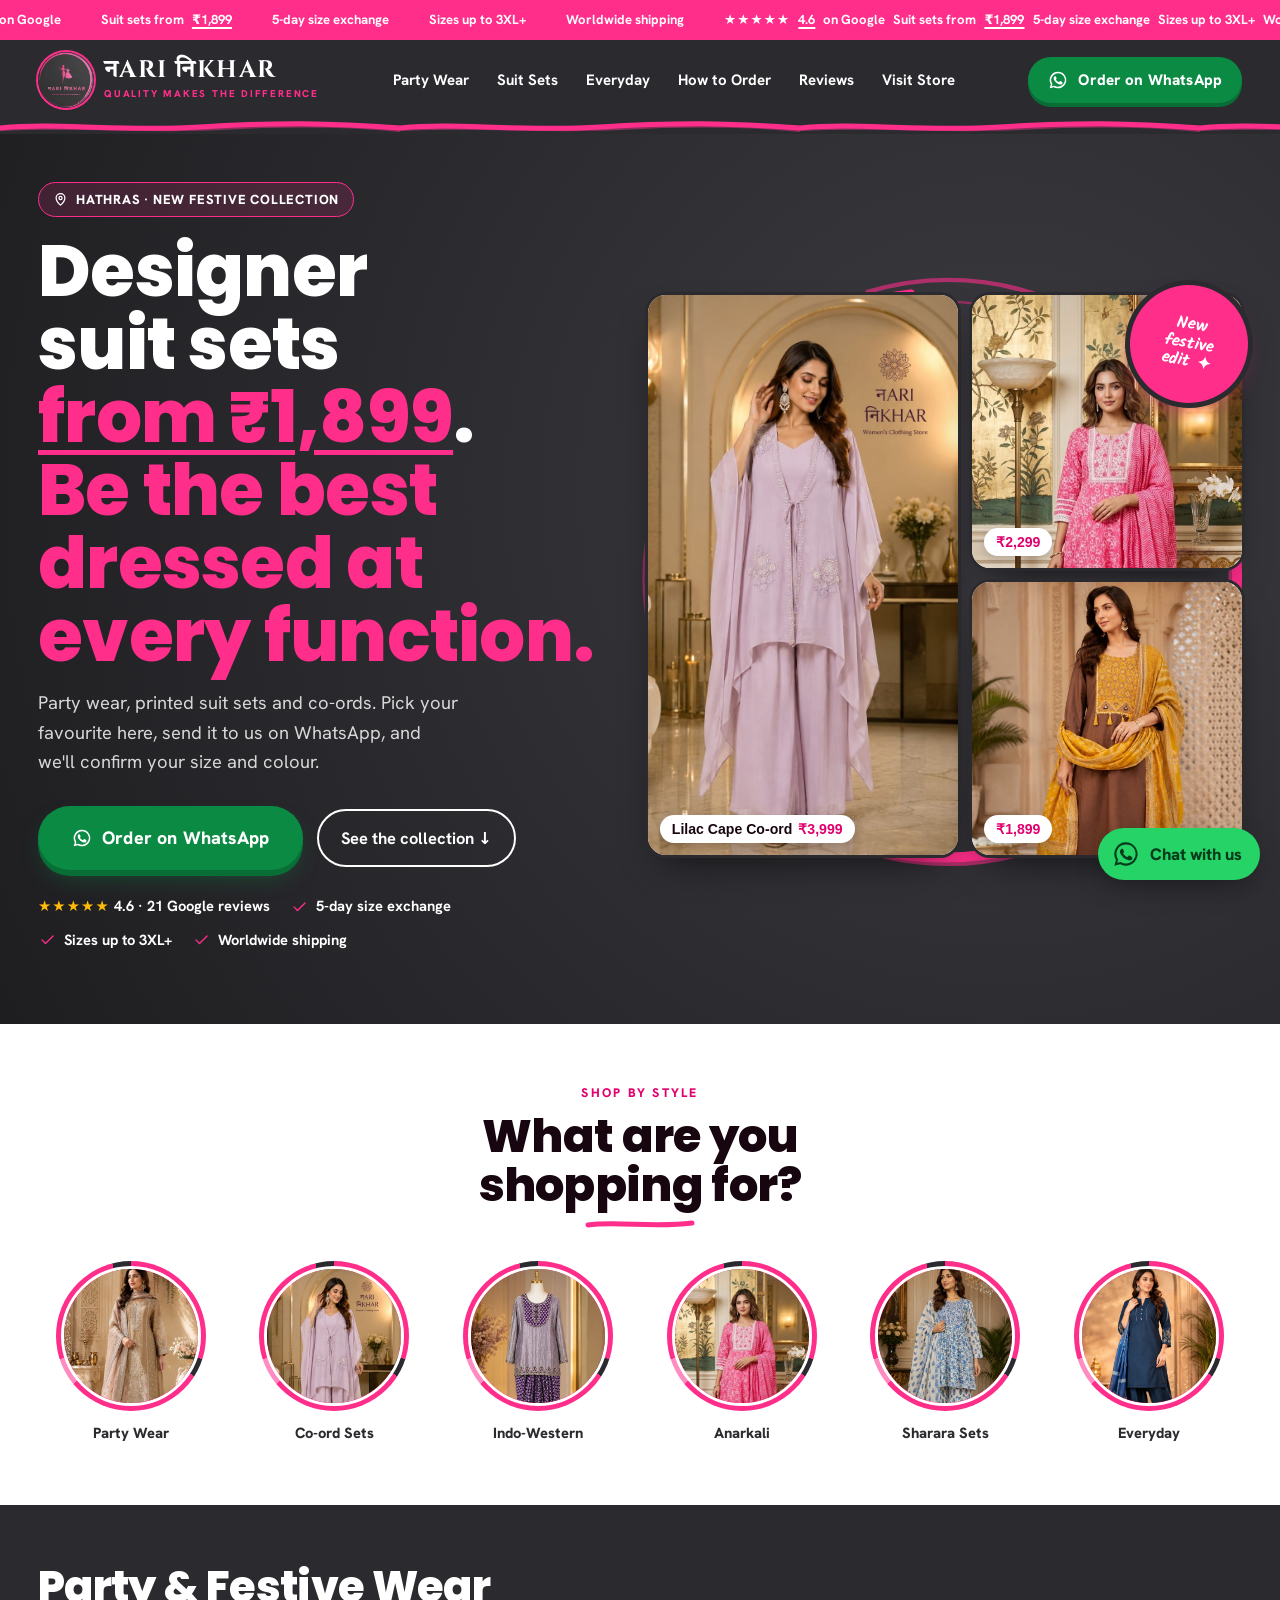
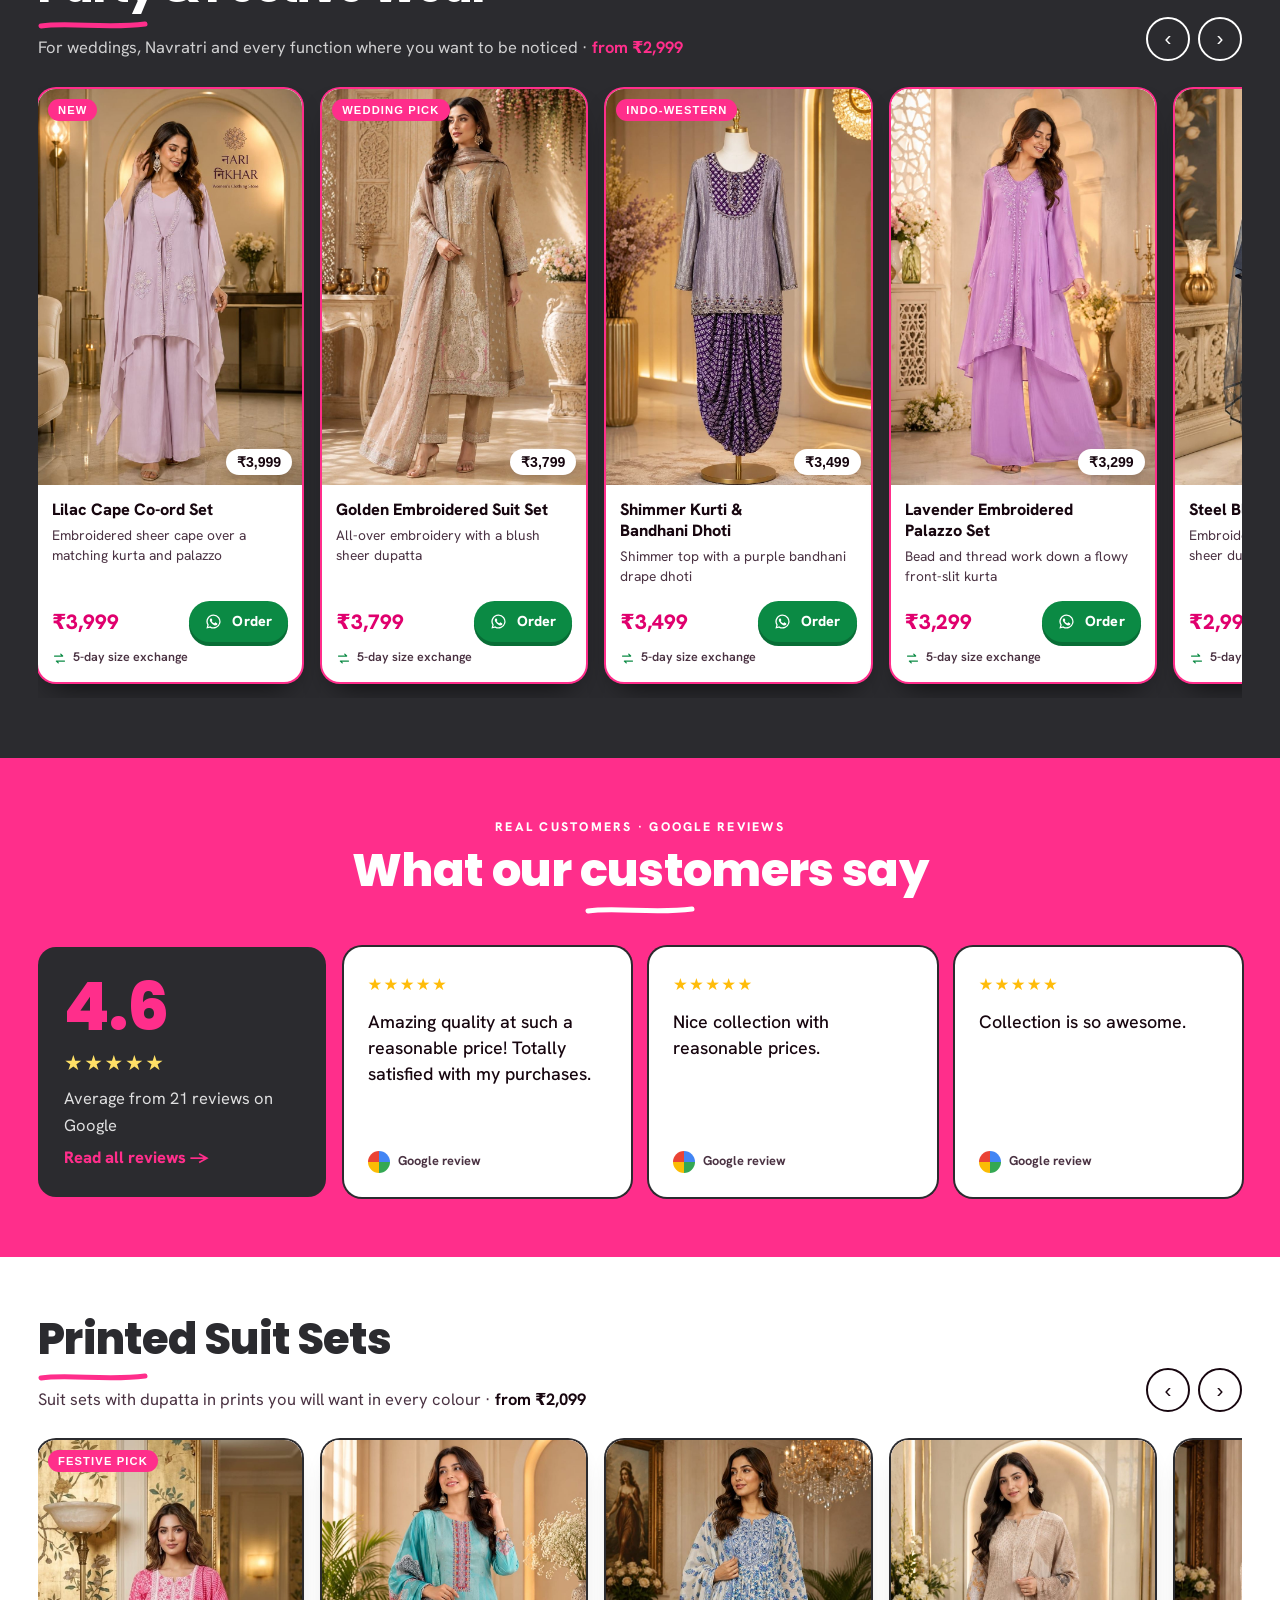
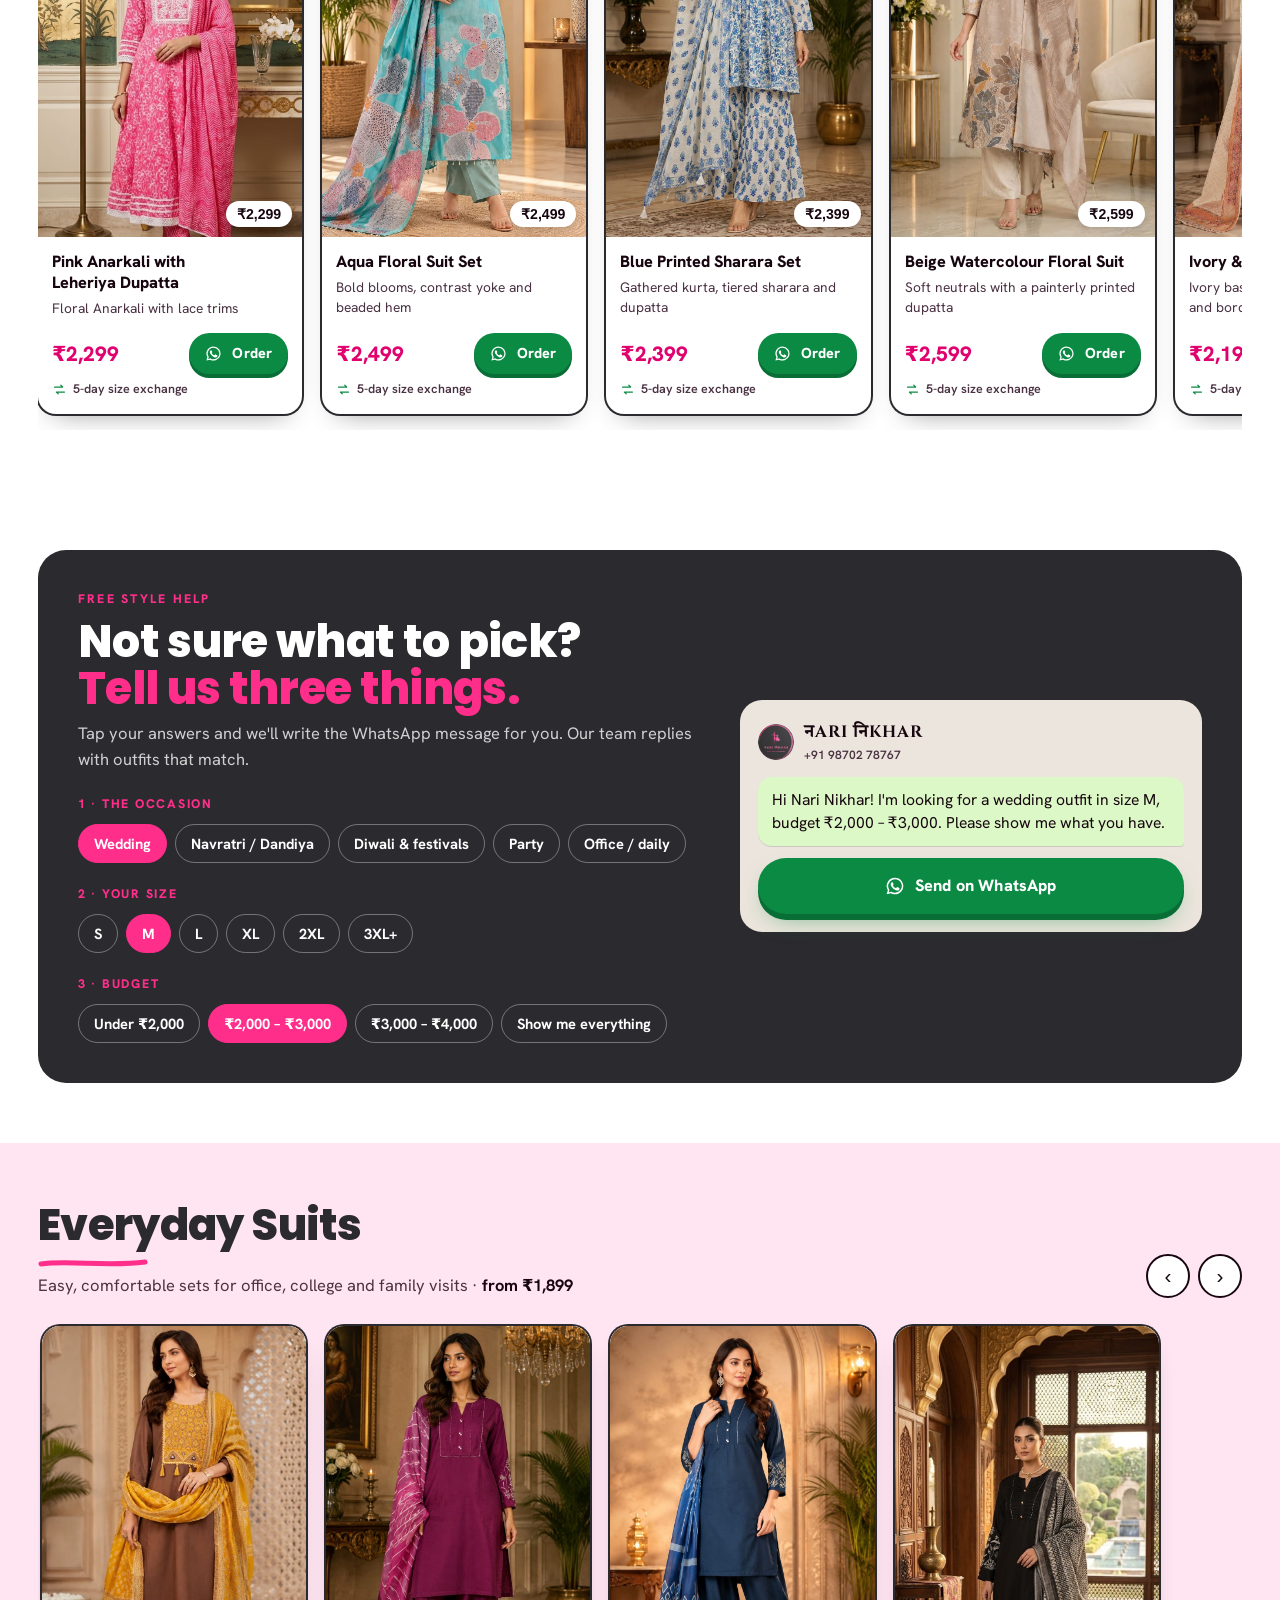
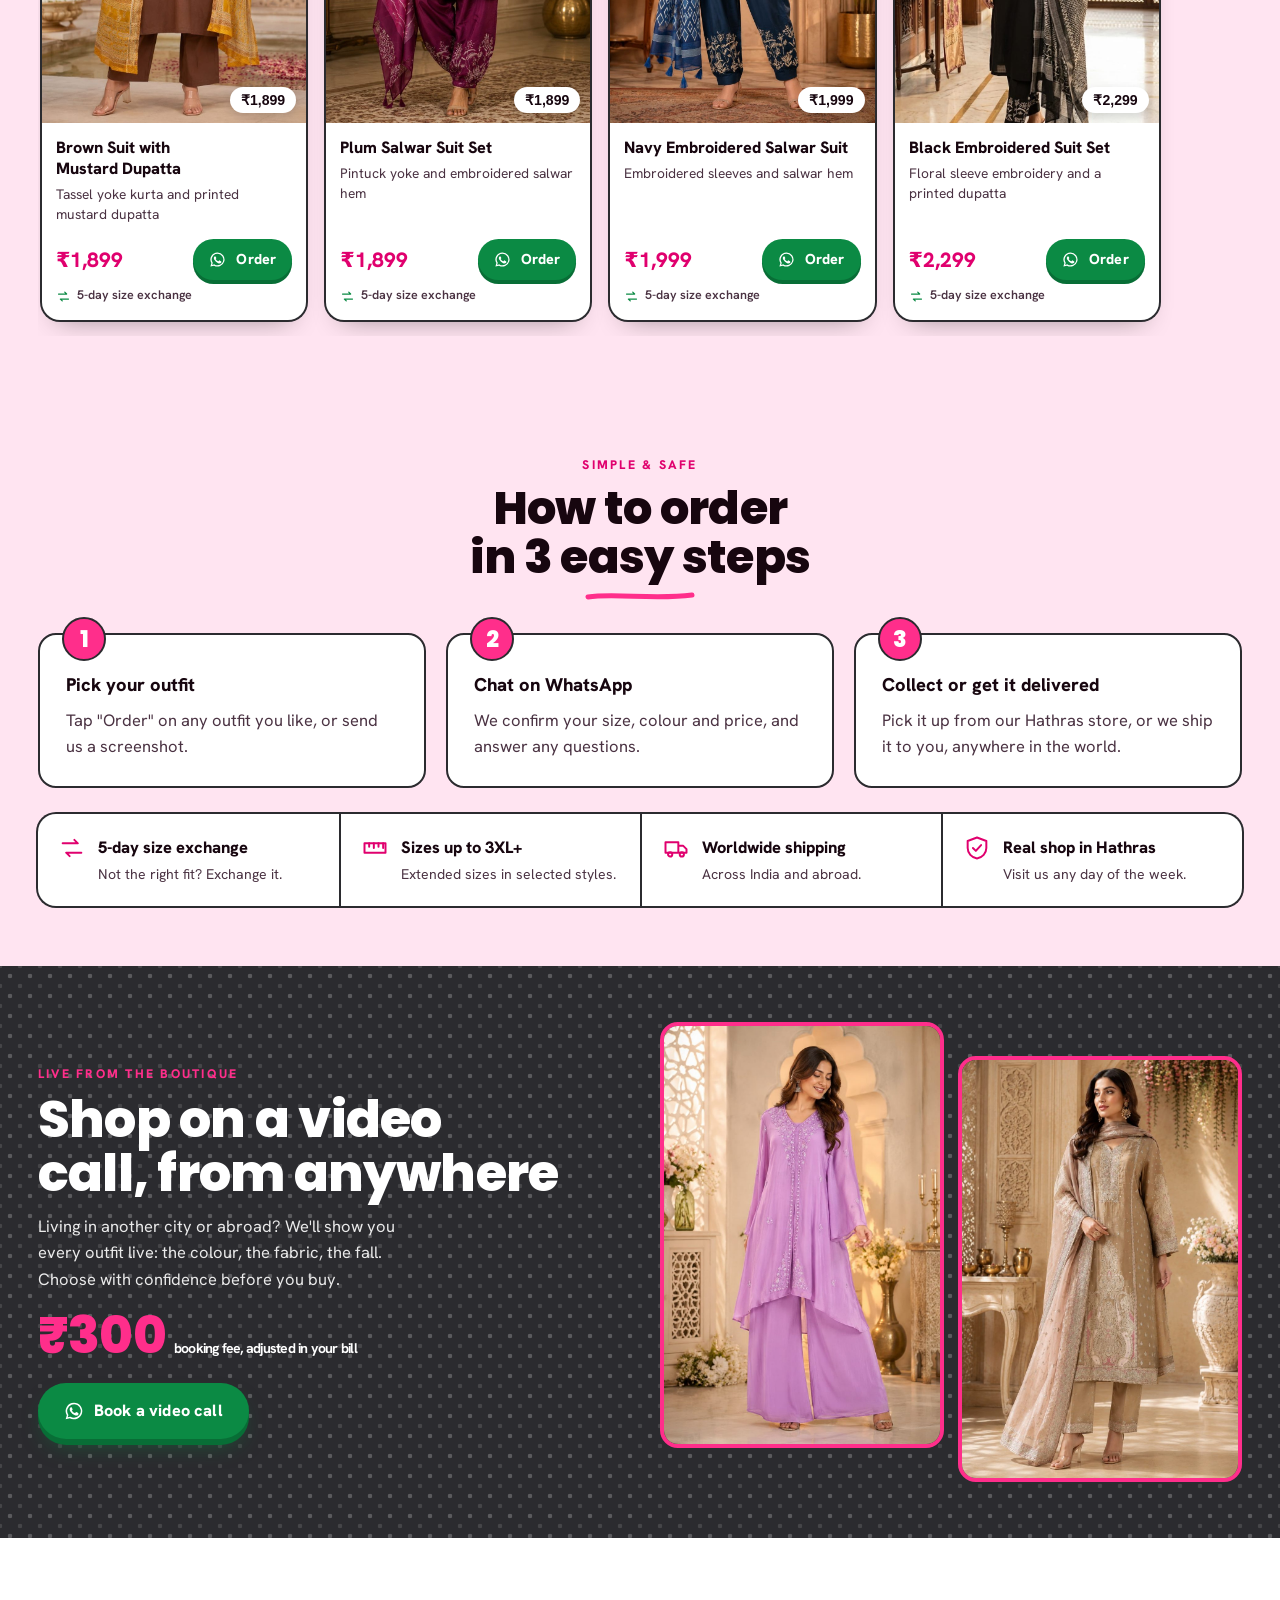
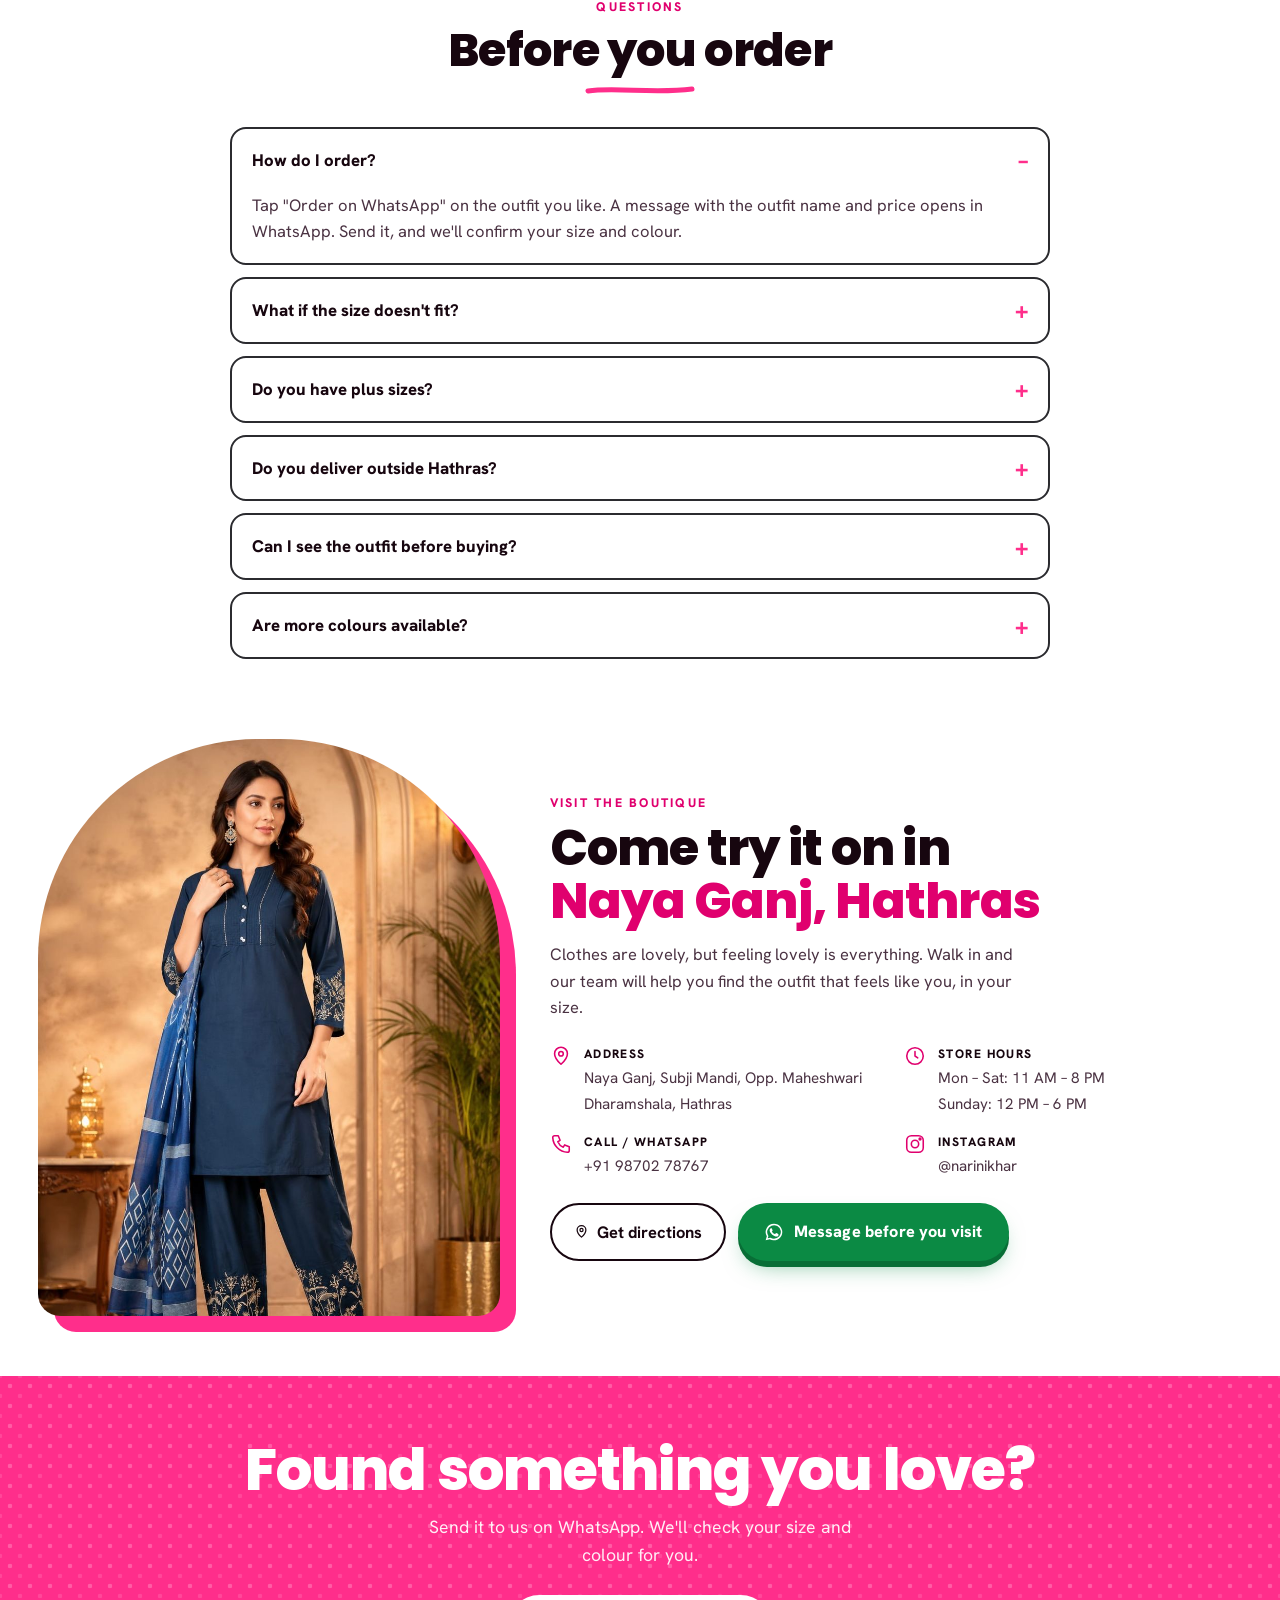
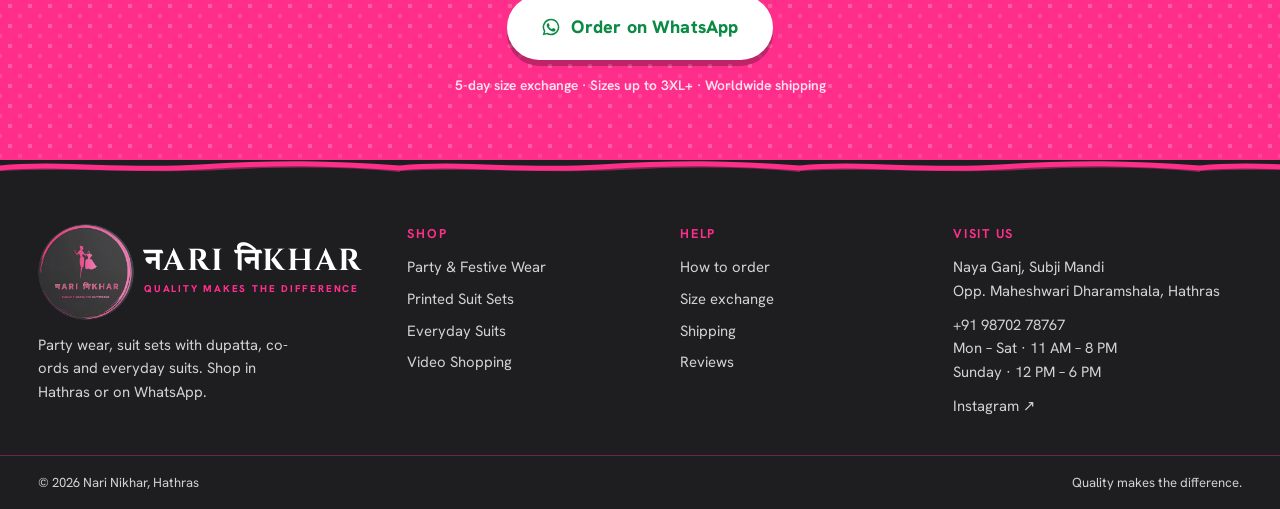
<file: collections.html>
<!doctype html>
<html lang="en"><head><meta charset="utf-8"><meta name="viewport" content="width=device-width, initial-scale=1">
<title>Nari Nikhar</title><link rel="canonical" href="index.html#party">
<meta http-equiv="refresh" content="0; url=index.html#party">
<script>location.replace("index.html#party")</script></head>
<body><p>Moved to <a href="index.html#party">Nari Nikhar</a>.</p></body></html>
</file>
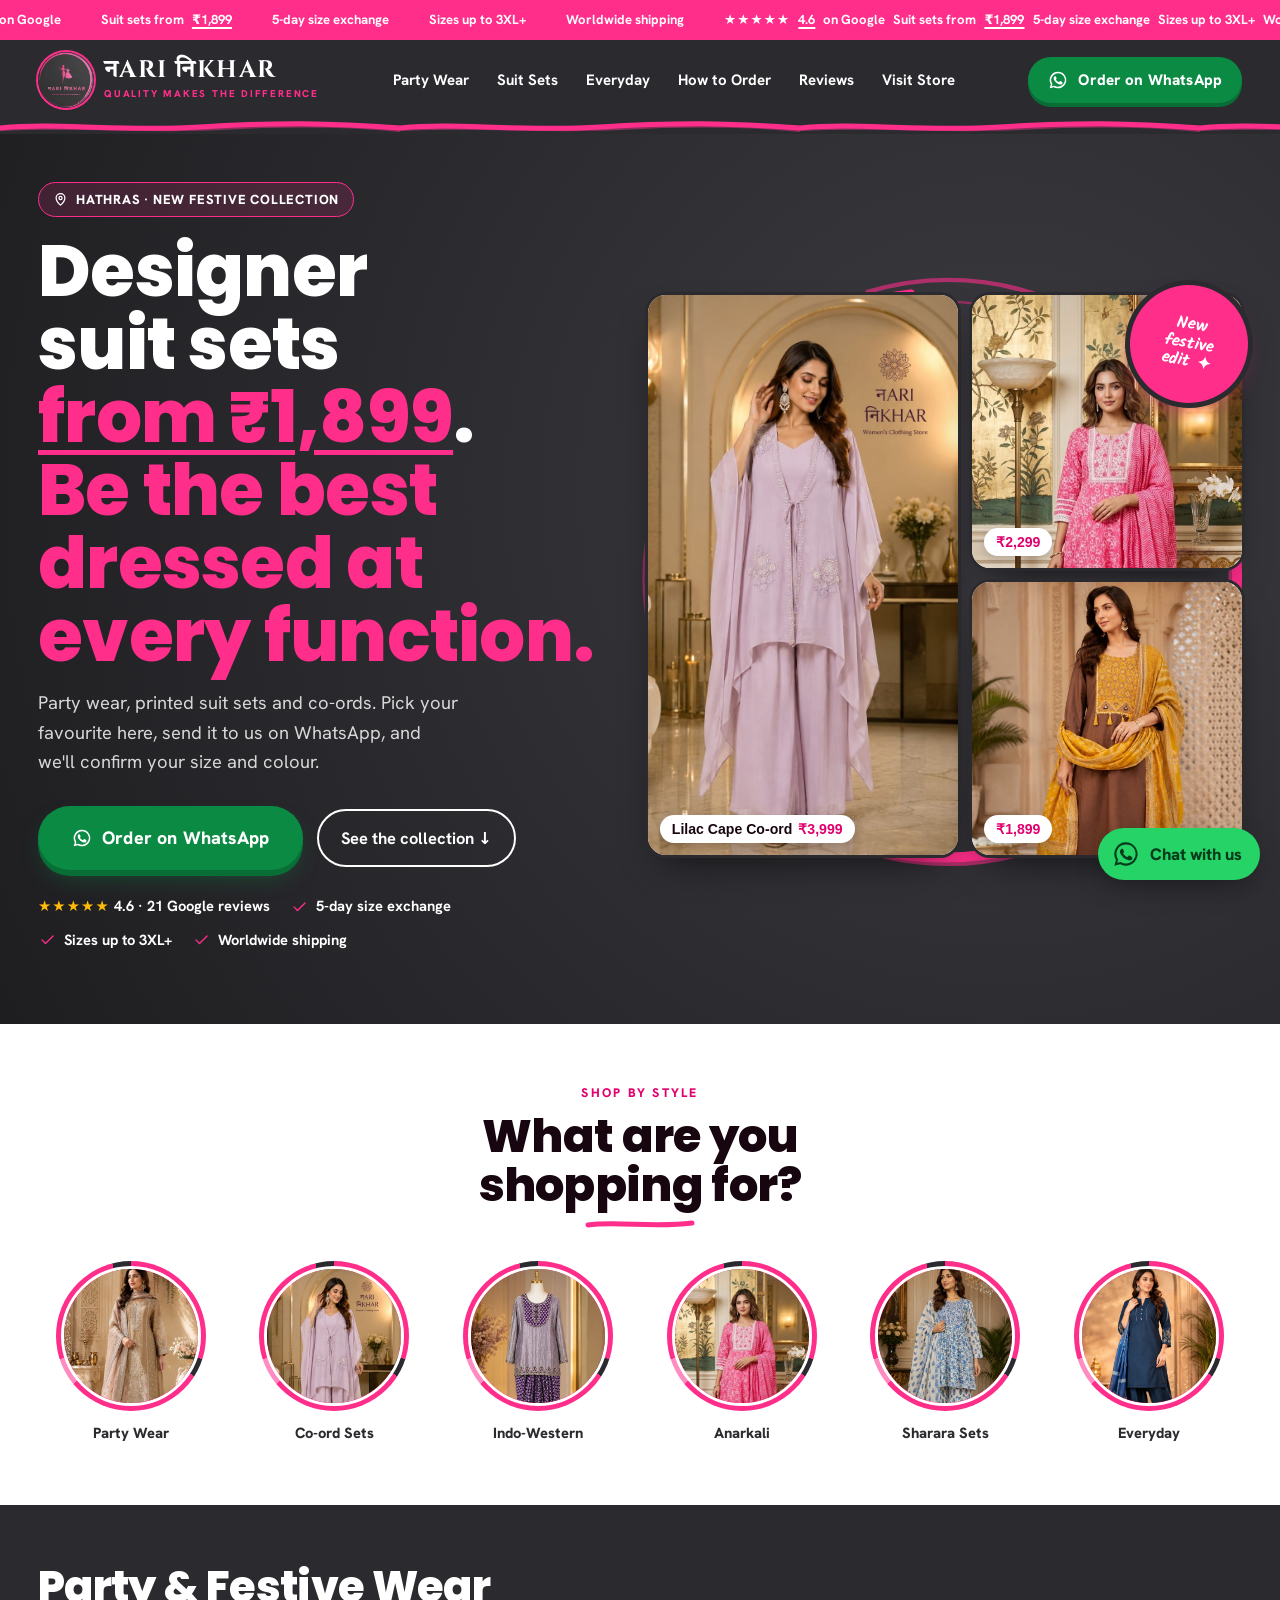
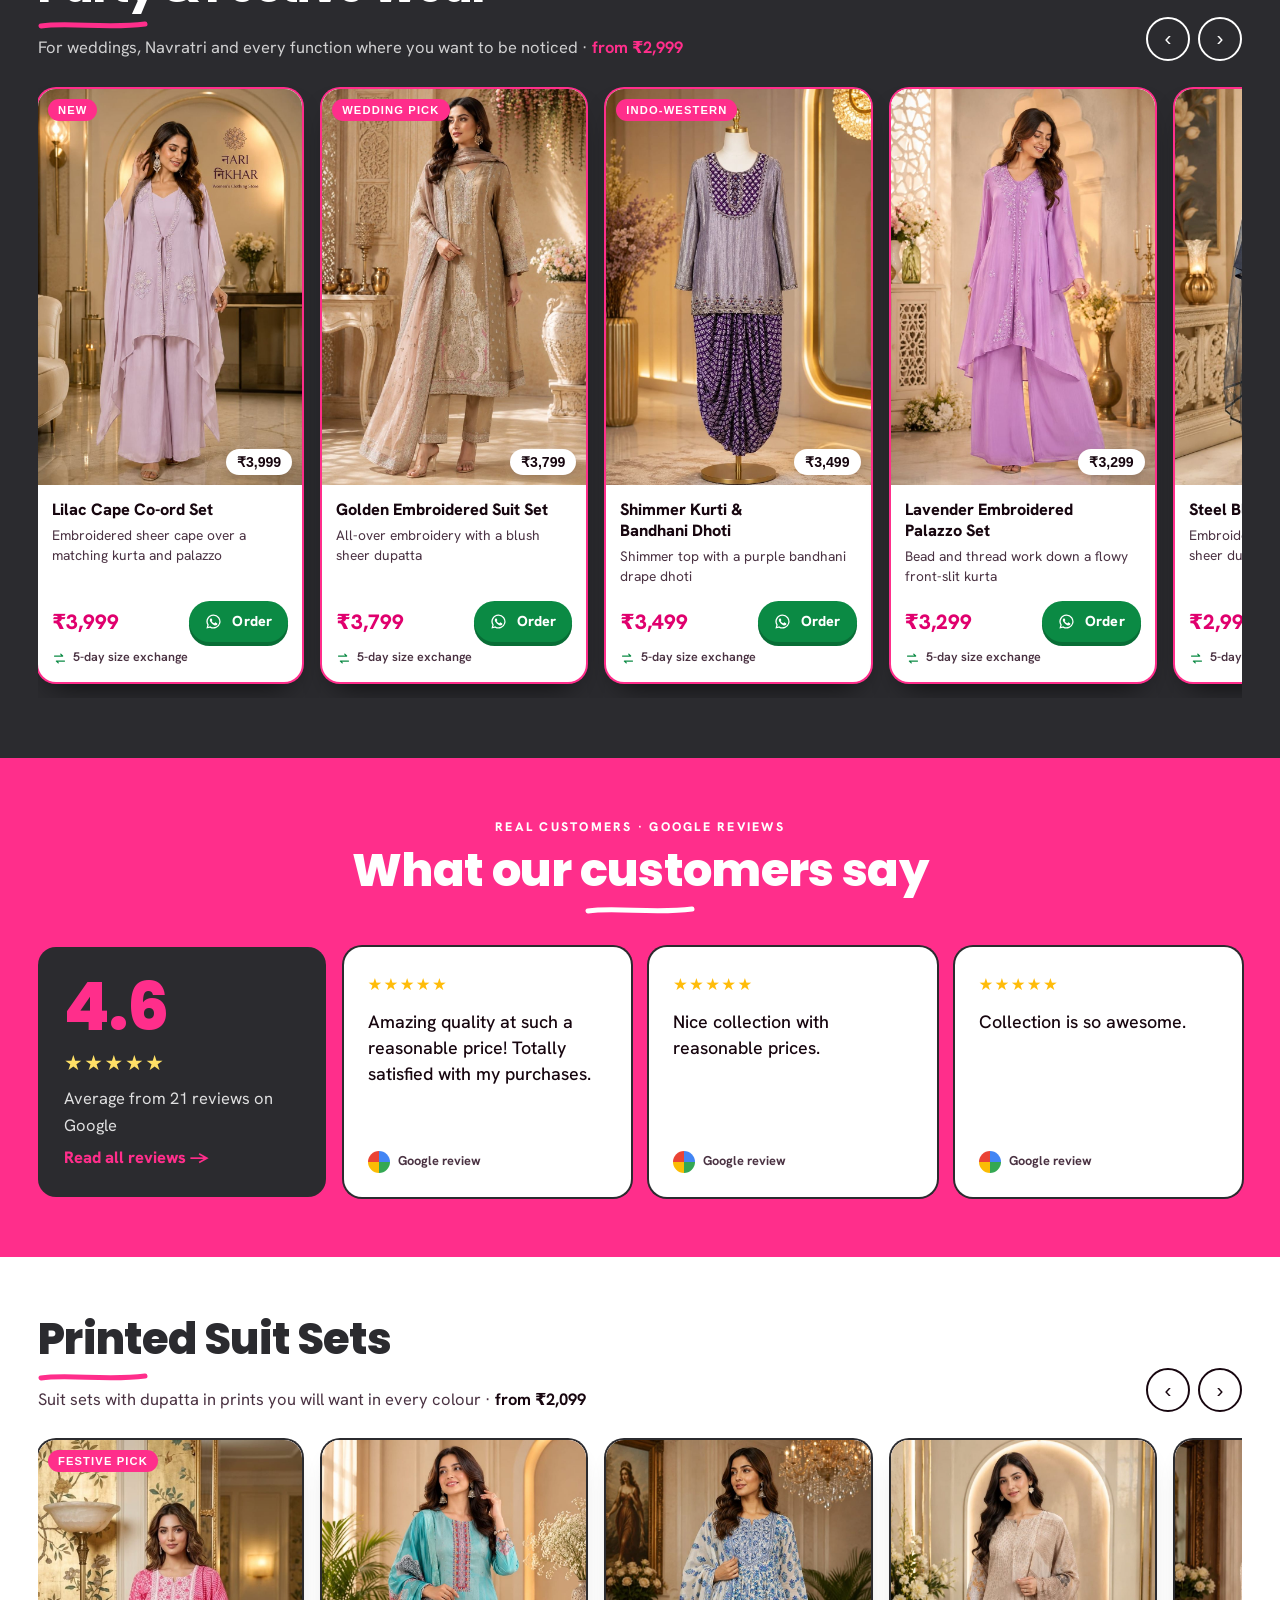
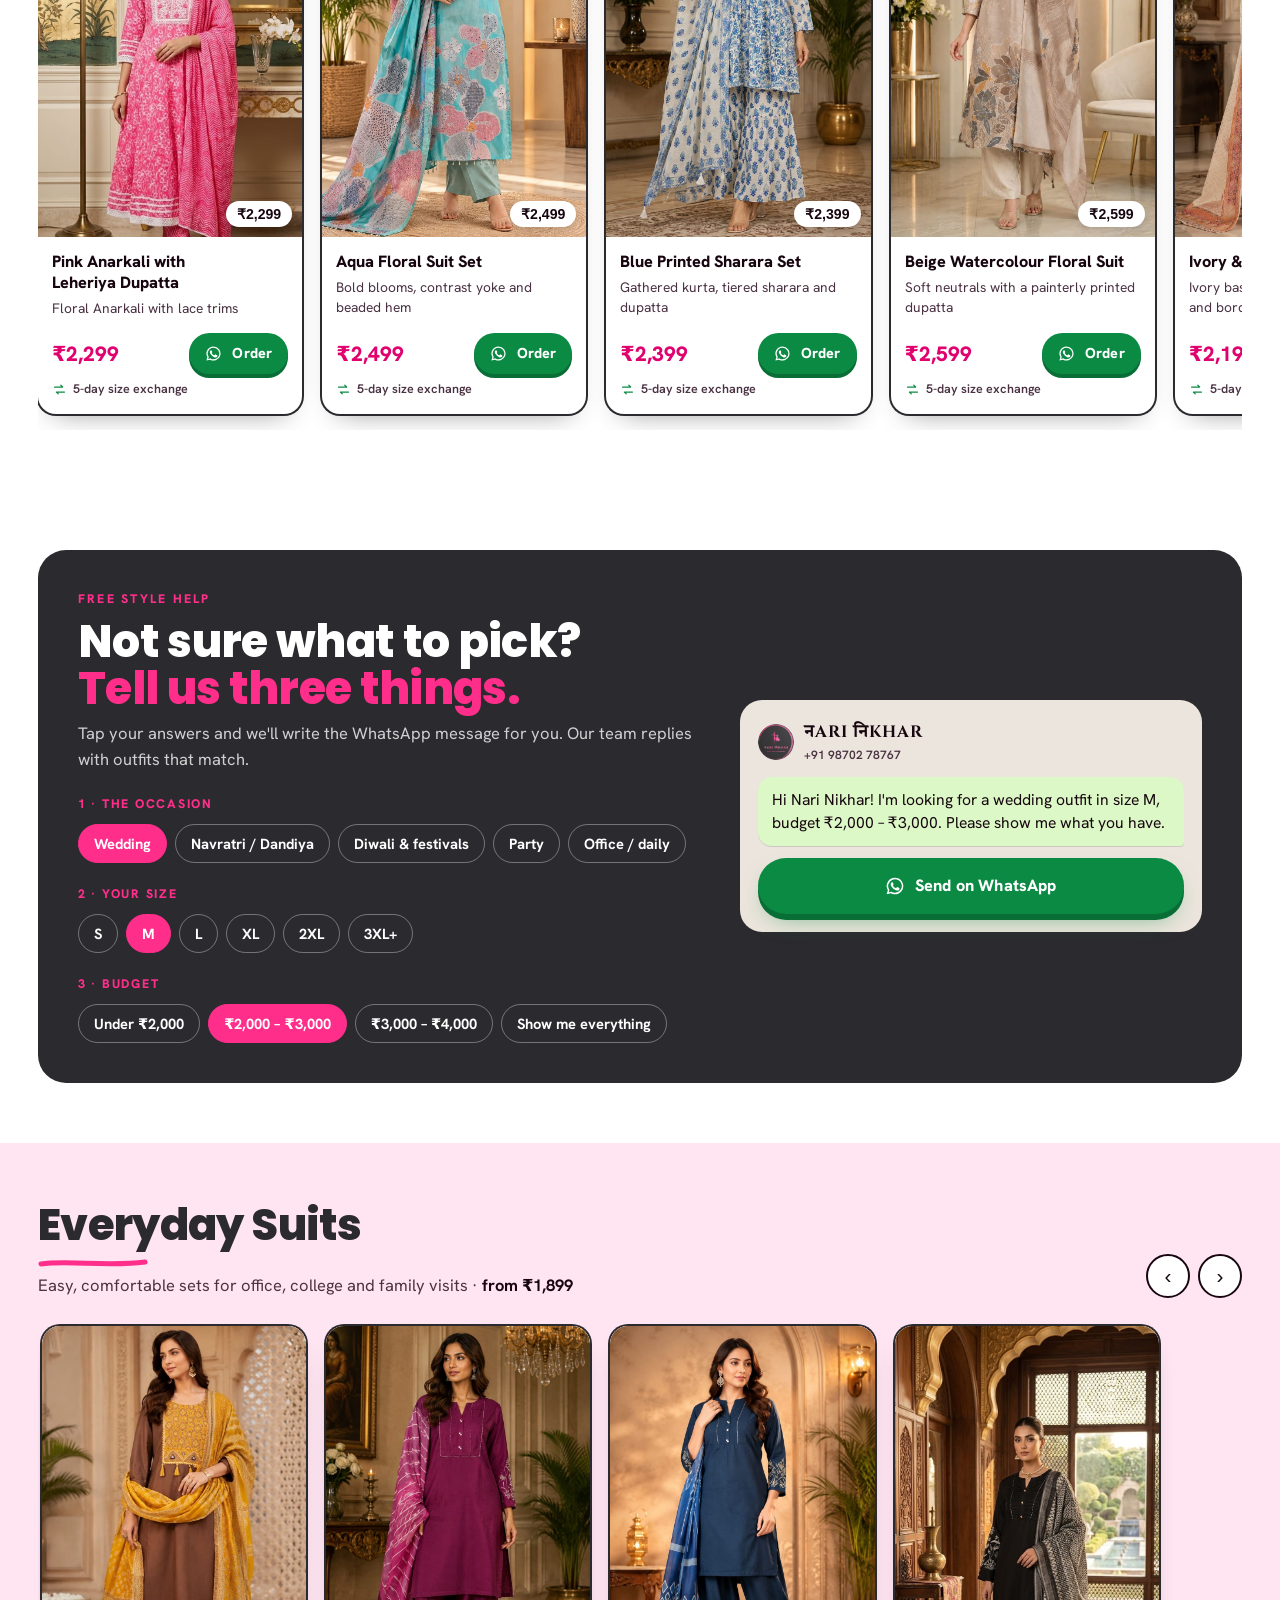
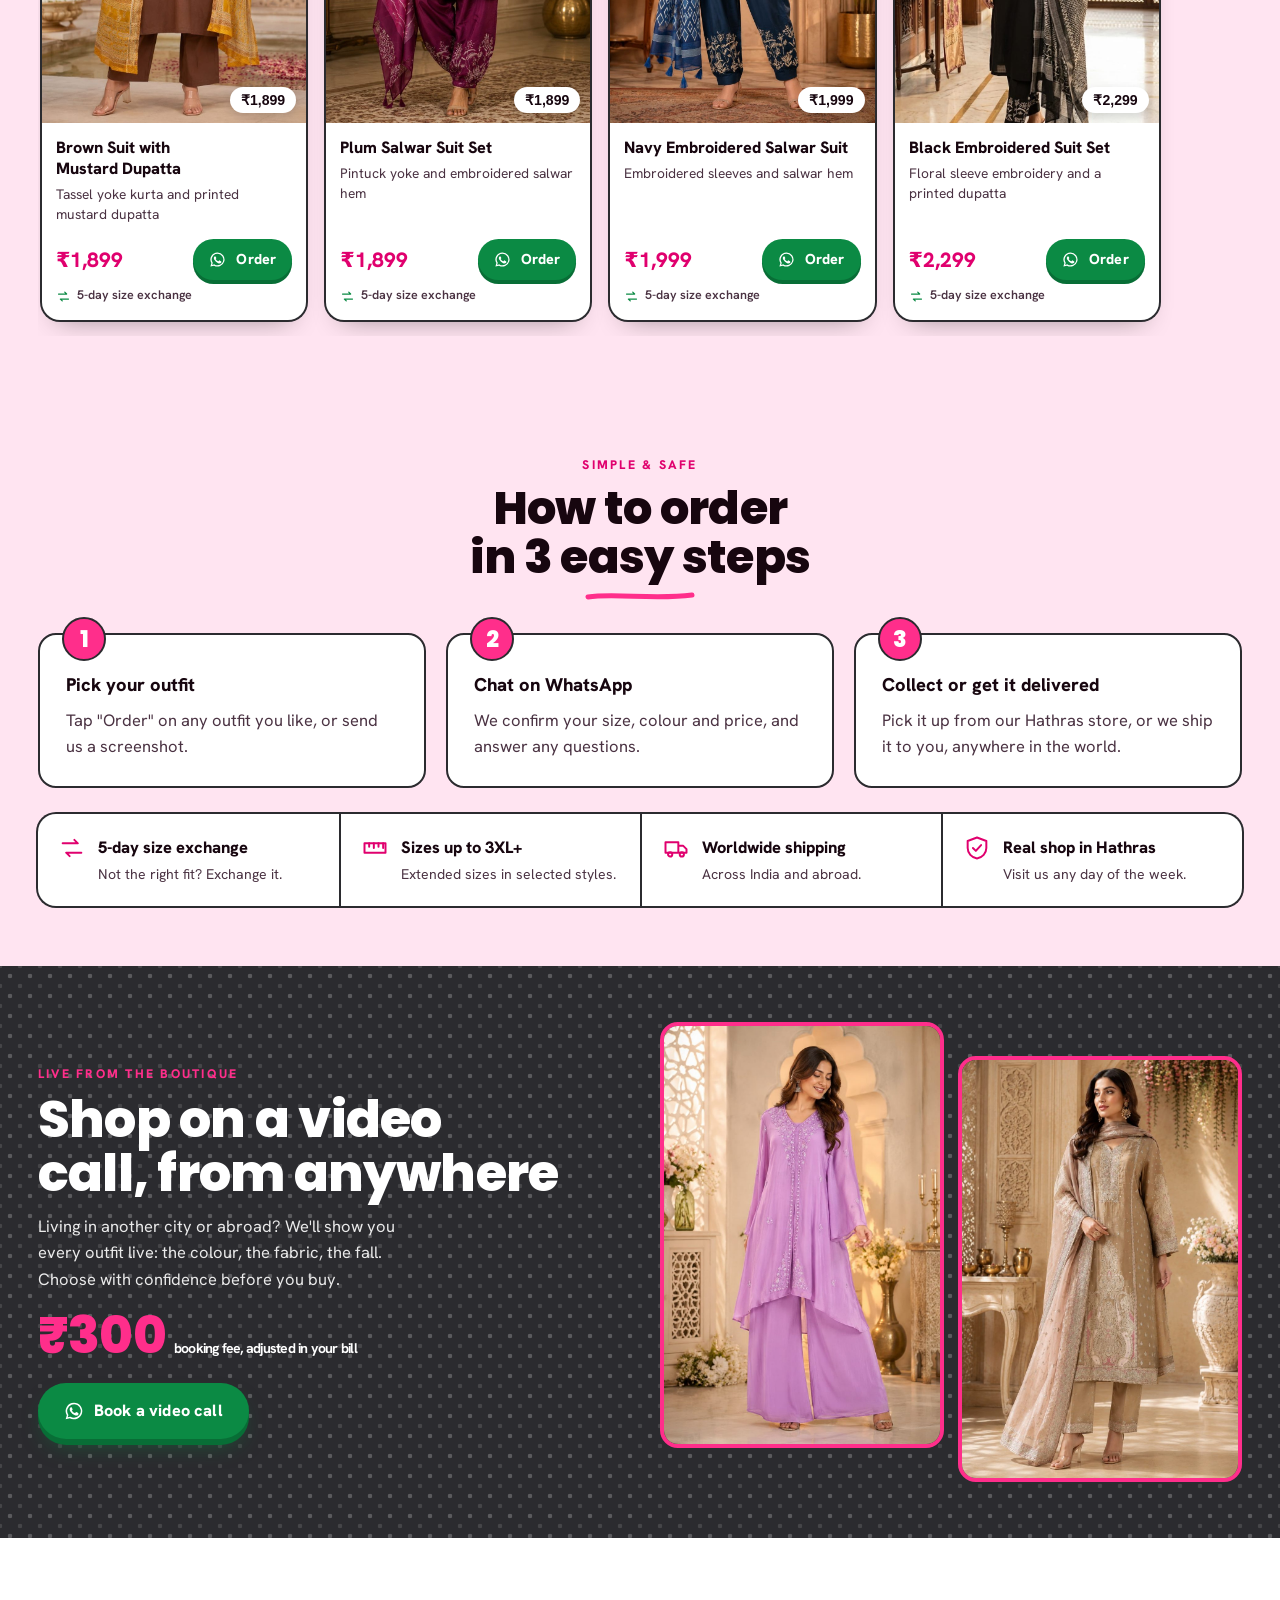
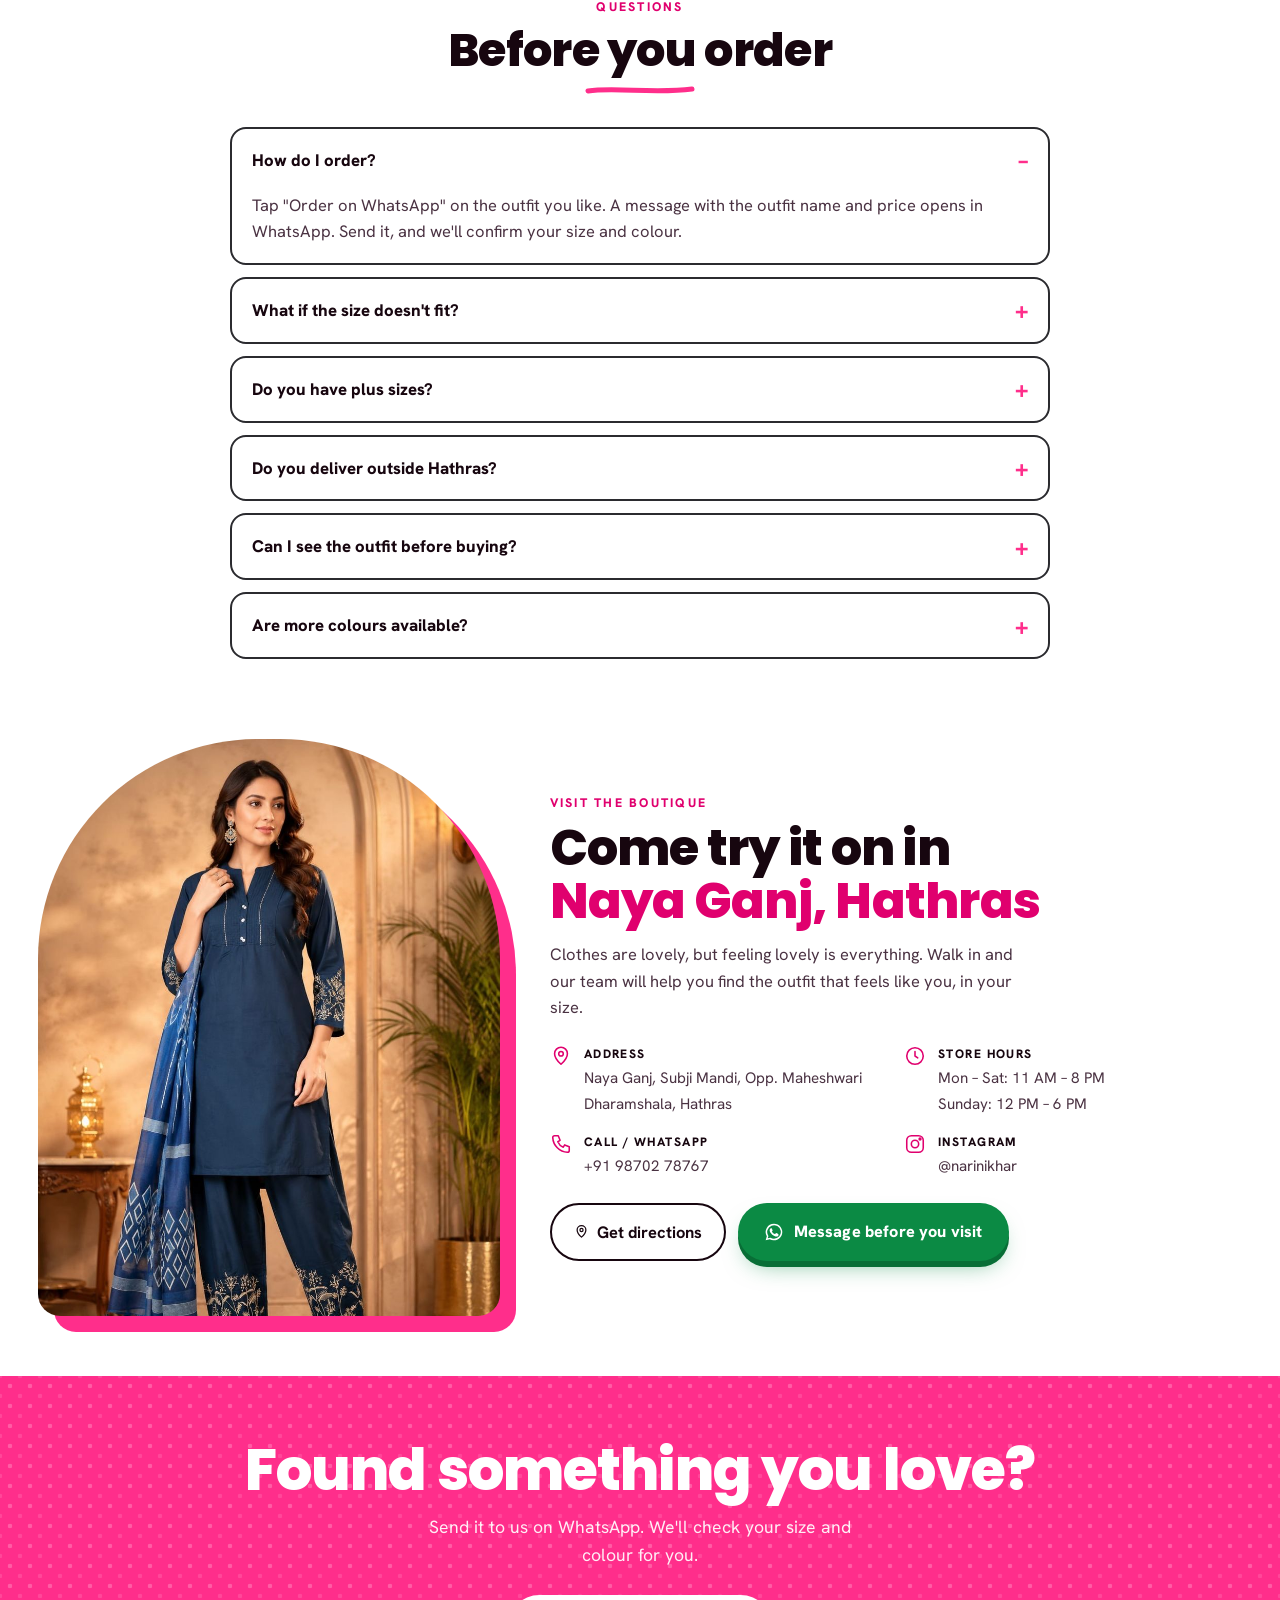
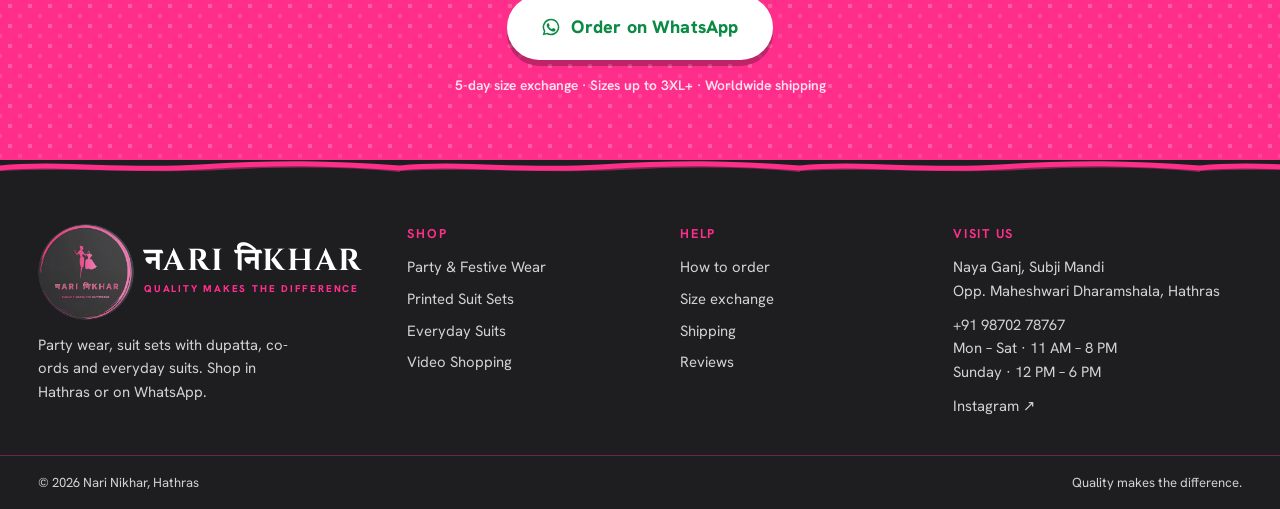
<file: our-story.html>
<!doctype html>
<html lang="en"><head><meta charset="utf-8"><meta name="viewport" content="width=device-width, initial-scale=1">
<title>Nari Nikhar</title><link rel="canonical" href="index.html#visit">
<meta http-equiv="refresh" content="0; url=index.html#visit">
<script>location.replace("index.html#visit")</script></head>
<body><p>Moved to <a href="index.html#visit">Nari Nikhar</a>.</p></body></html>
</file>
